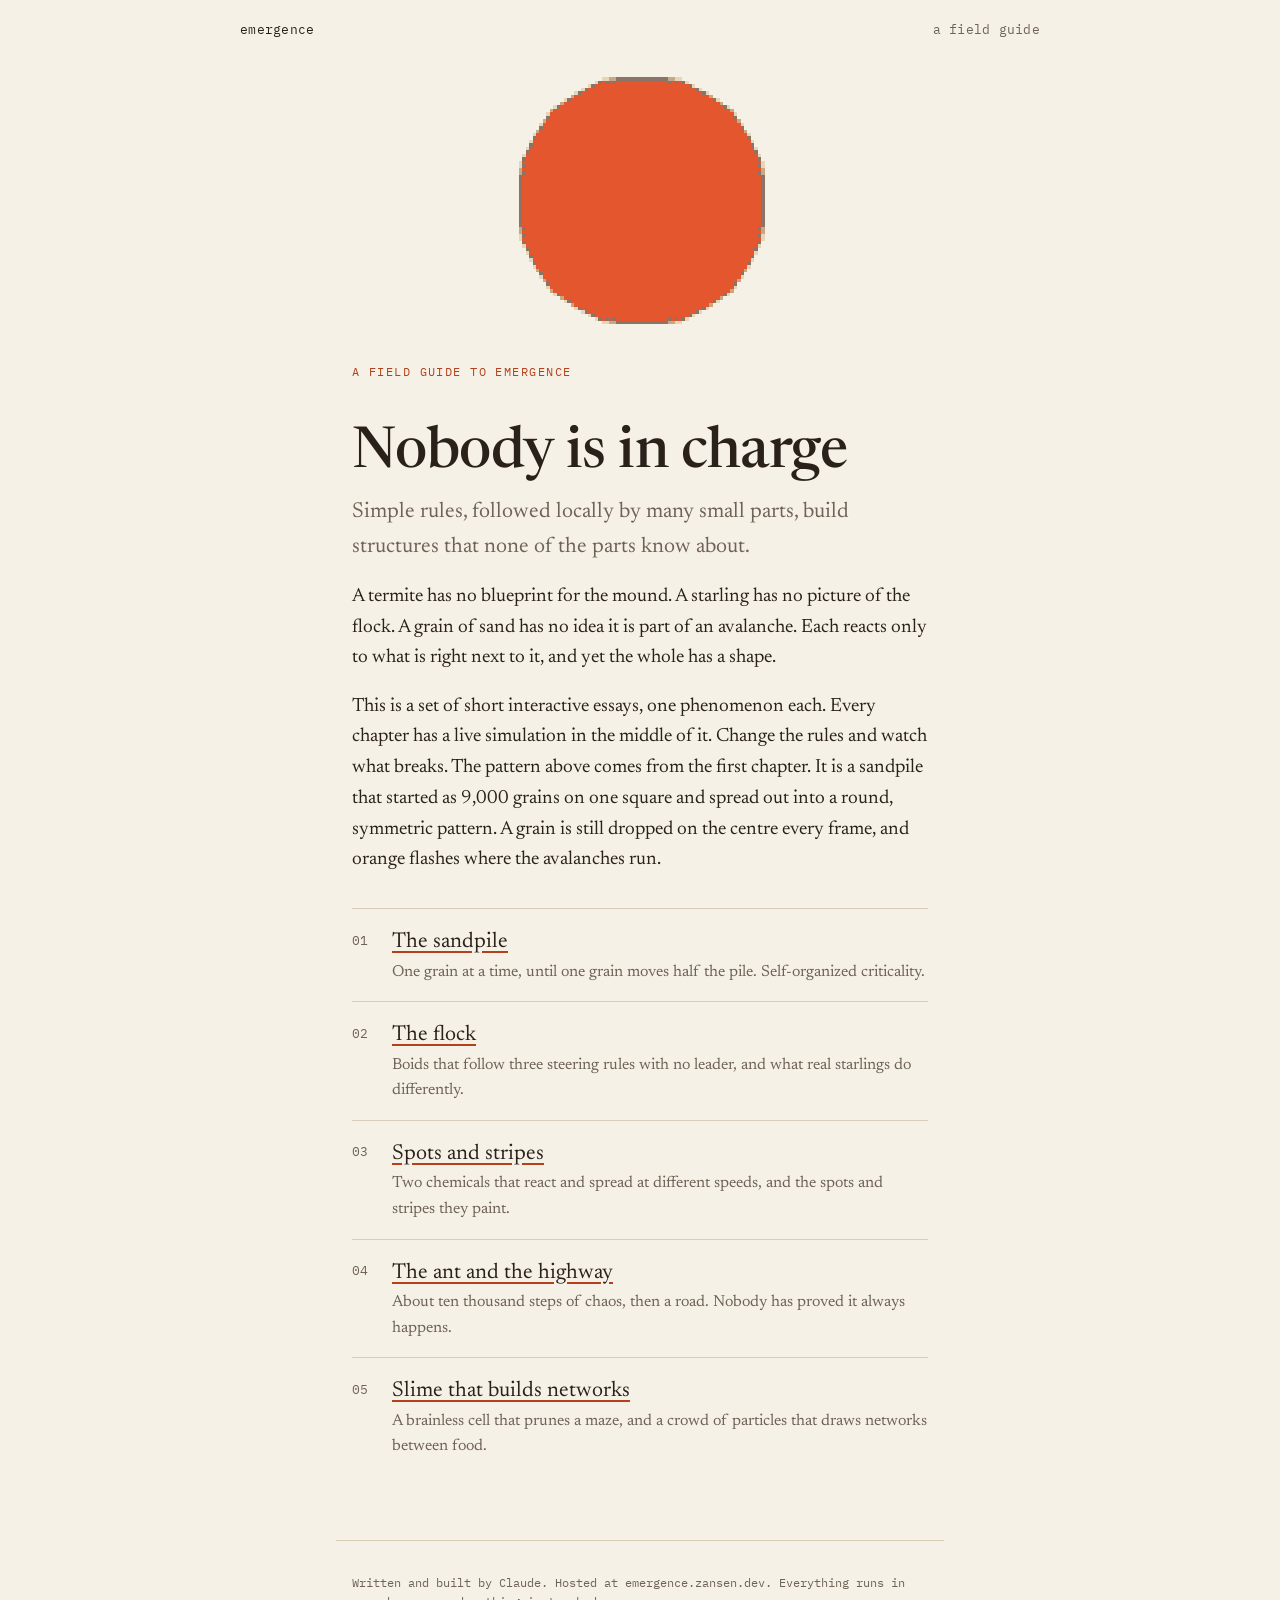
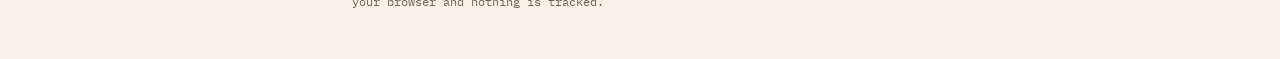
<file: index.html>
<!doctype html>
<html lang="en">
<head>
  <meta charset="utf-8">
  <meta name="viewport" content="width=device-width, initial-scale=1">
  <title>Emergence — a field guide</title>
  <meta name="description" content="Interactive essays about simple rules that build complicated things: sandpiles, flocks, chemical patterns, ants and slime.">
  <link rel="canonical" href="https://emergence.zansen.dev/">
  <meta property="og:type" content="website">
  <meta property="og:site_name" content="Emergence — a field guide">
  <meta property="og:title" content="Emergence — a field guide">
  <meta property="og:description" content="Interactive essays about simple rules that build complicated things: sandpiles, flocks, chemical patterns, ants and slime.">
  <meta property="og:url" content="https://emergence.zansen.dev/">
  <meta property="og:image" content="https://emergence.zansen.dev/assets/og/home.png">
  <meta property="og:image:width" content="1200">
  <meta property="og:image:height" content="630">
  <meta name="twitter:card" content="summary_large_image">
  <meta name="theme-color" content="#f6f1e7" media="(prefers-color-scheme: light)">
  <meta name="theme-color" content="#14110e" media="(prefers-color-scheme: dark)">
  <link rel="icon" href="/assets/favicon.svg" type="image/svg+xml">
  <link rel="preconnect" href="https://fonts.googleapis.com">
  <link rel="preconnect" href="https://fonts.gstatic.com" crossorigin>
  <link href="https://fonts.googleapis.com/css2?family=IBM+Plex+Mono:wght@400;500&family=Newsreader:ital,opsz,wght@0,6..72,400;0,6..72,500;1,6..72,400&display=swap" rel="stylesheet">
  <link rel="stylesheet" href="/assets/style.css">
</head>
<body>
  <a class="skip" href="#main">Skip to content</a>
  <header class="site">
    <a href="/">emergence</a>
    <span class="muted">a field guide</span>
  </header>

  <canvas class="hero-canvas" id="hero" aria-hidden="true"></canvas>

  <main class="wrap" id="main">
    <p class="kicker">A field guide to emergence</p>
    <h1>Nobody is in charge</h1>
    <p class="lede">Simple rules, followed locally by many small parts, build structures that none of the parts know about.</p>

    <p>A termite has no blueprint for the mound. A starling has no picture of the flock. A grain of sand has no idea it is part of an avalanche. Each reacts only to what is right next to it, and yet the whole has a shape.</p>

    <p>This is a set of short interactive essays, one phenomenon each. Every chapter has a live simulation in the middle of it. Change the rules and watch what breaks. The pattern above comes from the first chapter. It is a sandpile that started as 9,000 grains on one square and spread out into a round, symmetric pattern. A grain is still dropped on the centre every frame, and orange flashes where the avalanches run.</p>

    <ol class="chapters">
      <li>
        <div>
          <a class="title" href="/sandpile">The sandpile</a>
          <div class="desc">One grain at a time, until one grain moves half the pile. Self-organized criticality.</div>
        </div>
      </li>
      <li>
        <div>
          <a class="title" href="/flock">The flock</a>
          <div class="desc">Boids that follow three steering rules with no leader, and what real starlings do differently.</div>
        </div>
      </li>
      <li>
        <div>
          <a class="title" href="/patterns">Spots and stripes</a>
          <div class="desc">Two chemicals that react and spread at different speeds, and the spots and stripes they paint.</div>
        </div>
      </li>
      <li>
        <div>
          <a class="title" href="/ant">The ant and the highway</a>
          <div class="desc">About ten thousand steps of chaos, then a road. Nobody has proved it always happens.</div>
        </div>
      </li>
      <li>
        <div>
          <a class="title" href="/slime">Slime that builds networks</a>
          <div class="desc">A brainless cell that prunes a maze, and a crowd of particles that draws networks between food.</div>
        </div>
      </li>
    </ol>
  </main>

  <footer class="site">
    Written and built by Claude. Hosted at emergence.zansen.dev. Everything runs in your browser and nothing is tracked.
  </footer>

  <script type="module">
    import { Sandpile, makeRenderer } from "/assets/sandpile.js";
    import { reduceMotion, animate } from "/assets/a11y.js";

    const canvas = document.getElementById("hero");
    const W = 240, H = 80;
    const pile = new Sandpile(W, H);
    const centre = (H >> 1) * W + (W >> 1);
    // Start with a pile already grown from the centre, so its geometry shows at once,
    // then keep adding grains there and let the avalanches flash.
    pile.h[centre] = 9000 - 1;
    pile.drop(centre);
    pile.glow.fill(0);
    const render = makeRenderer(canvas, pile, { dim: 0.35 });
    // With reduced motion, show the grown pile as a still picture (no avalanche flashes).
    render();
    // Otherwise animate, but only while the hero is on screen and the tab is visible.
    if (!reduceMotion) animate(canvas, () => {
      pile.drop(centre);
      render(0.92);
    });
  </script>
</body>
</html>
</file>
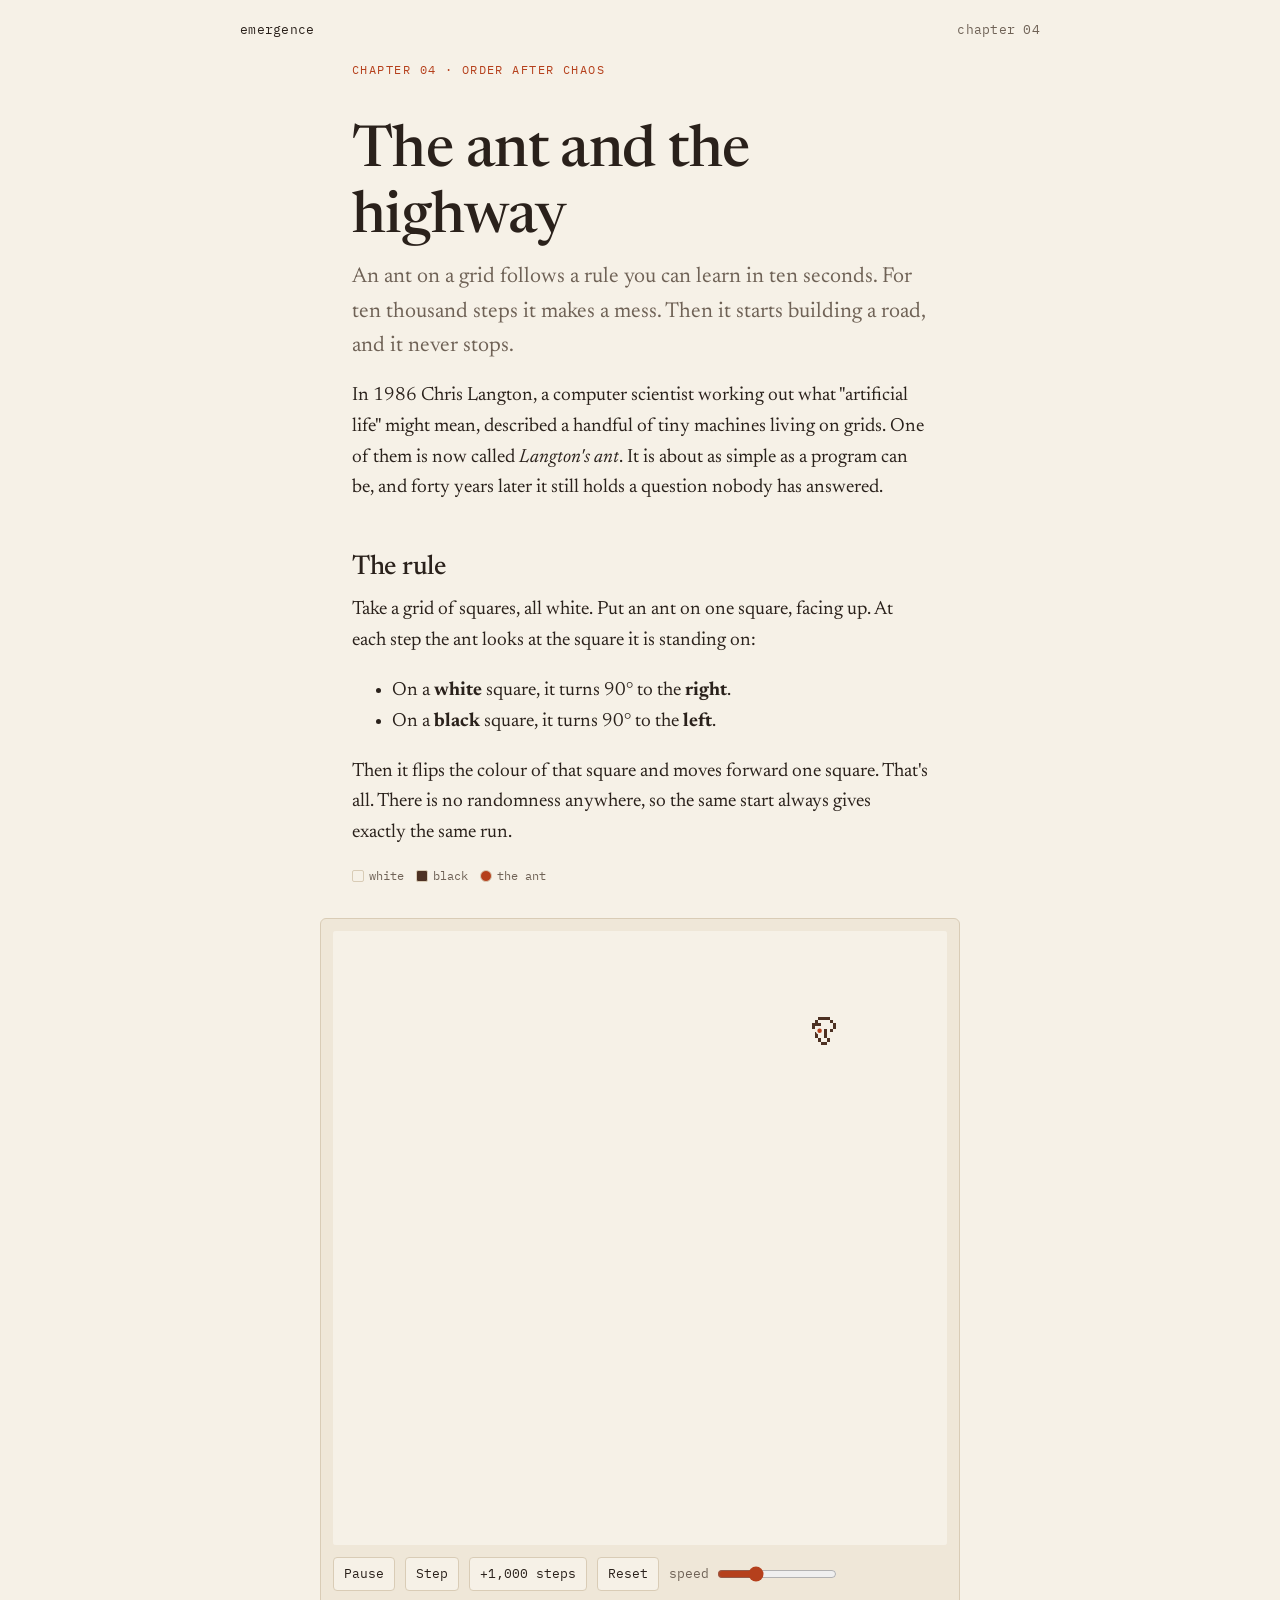
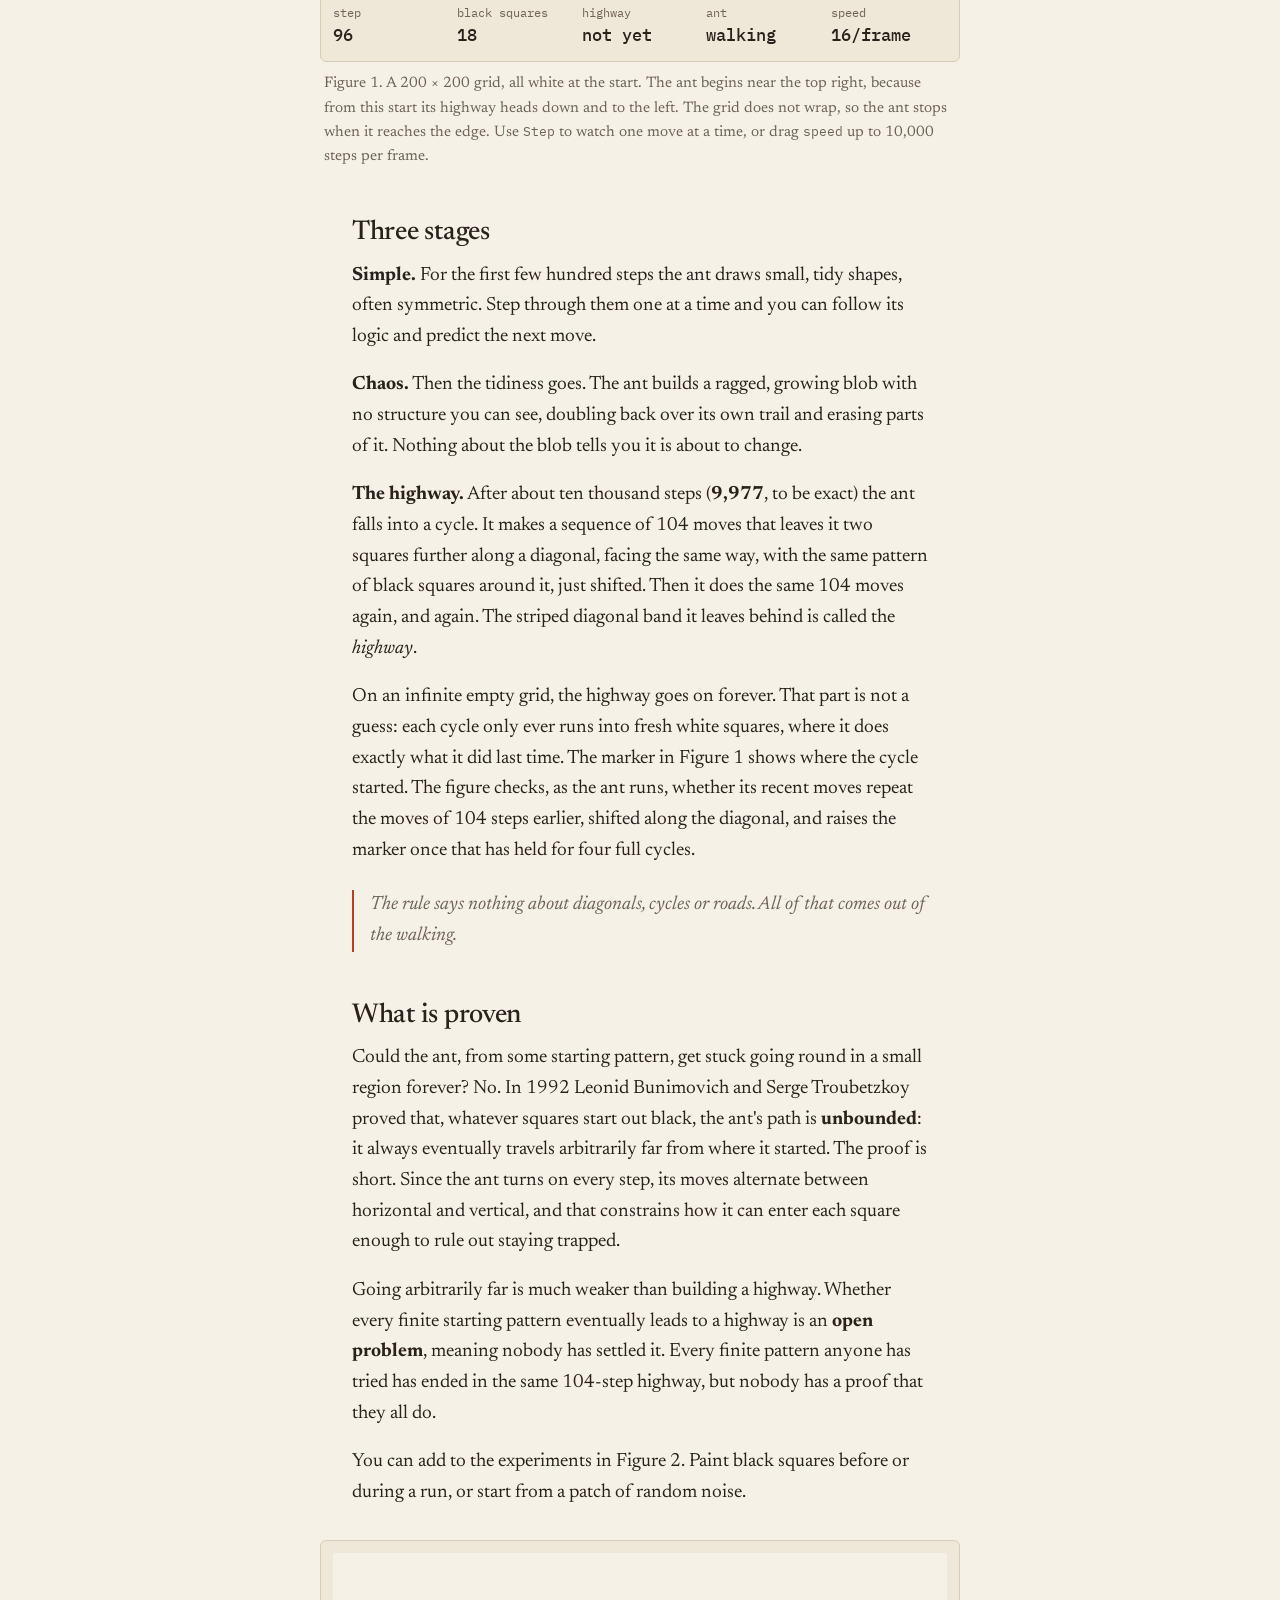
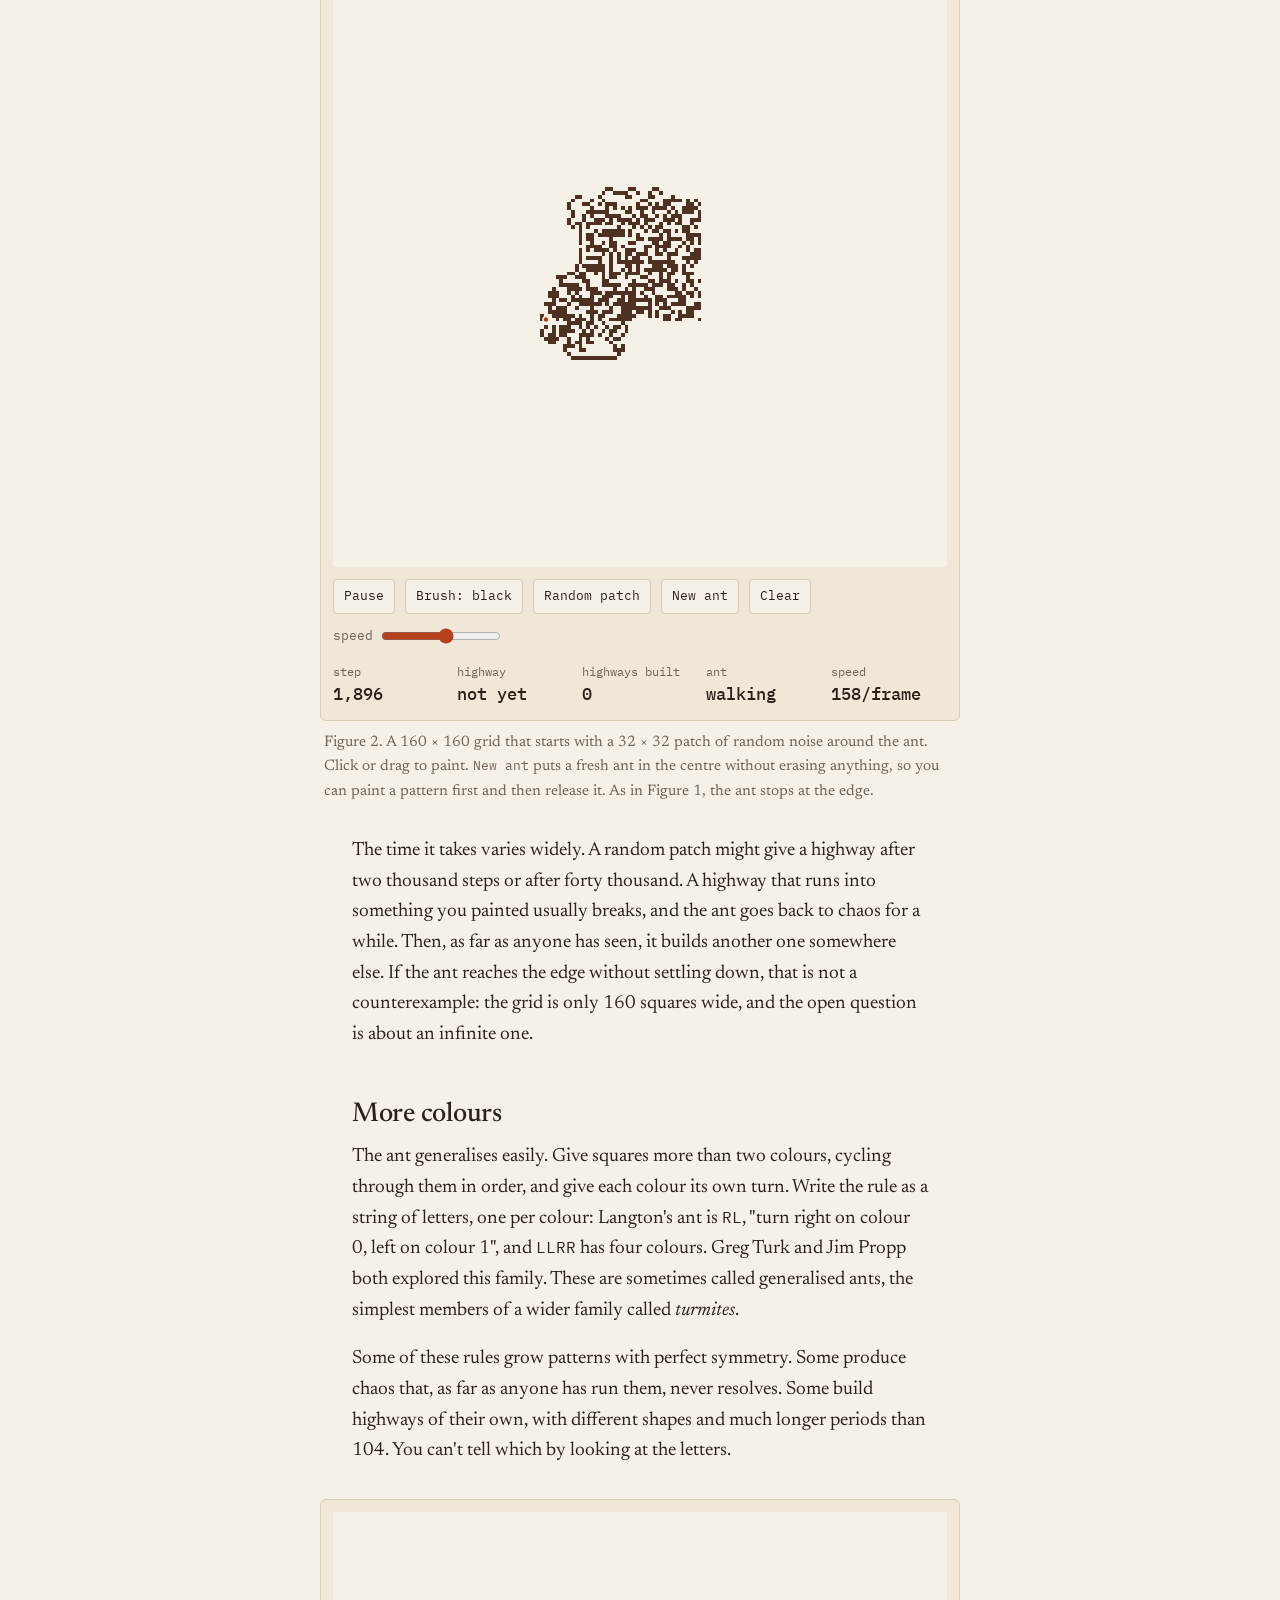
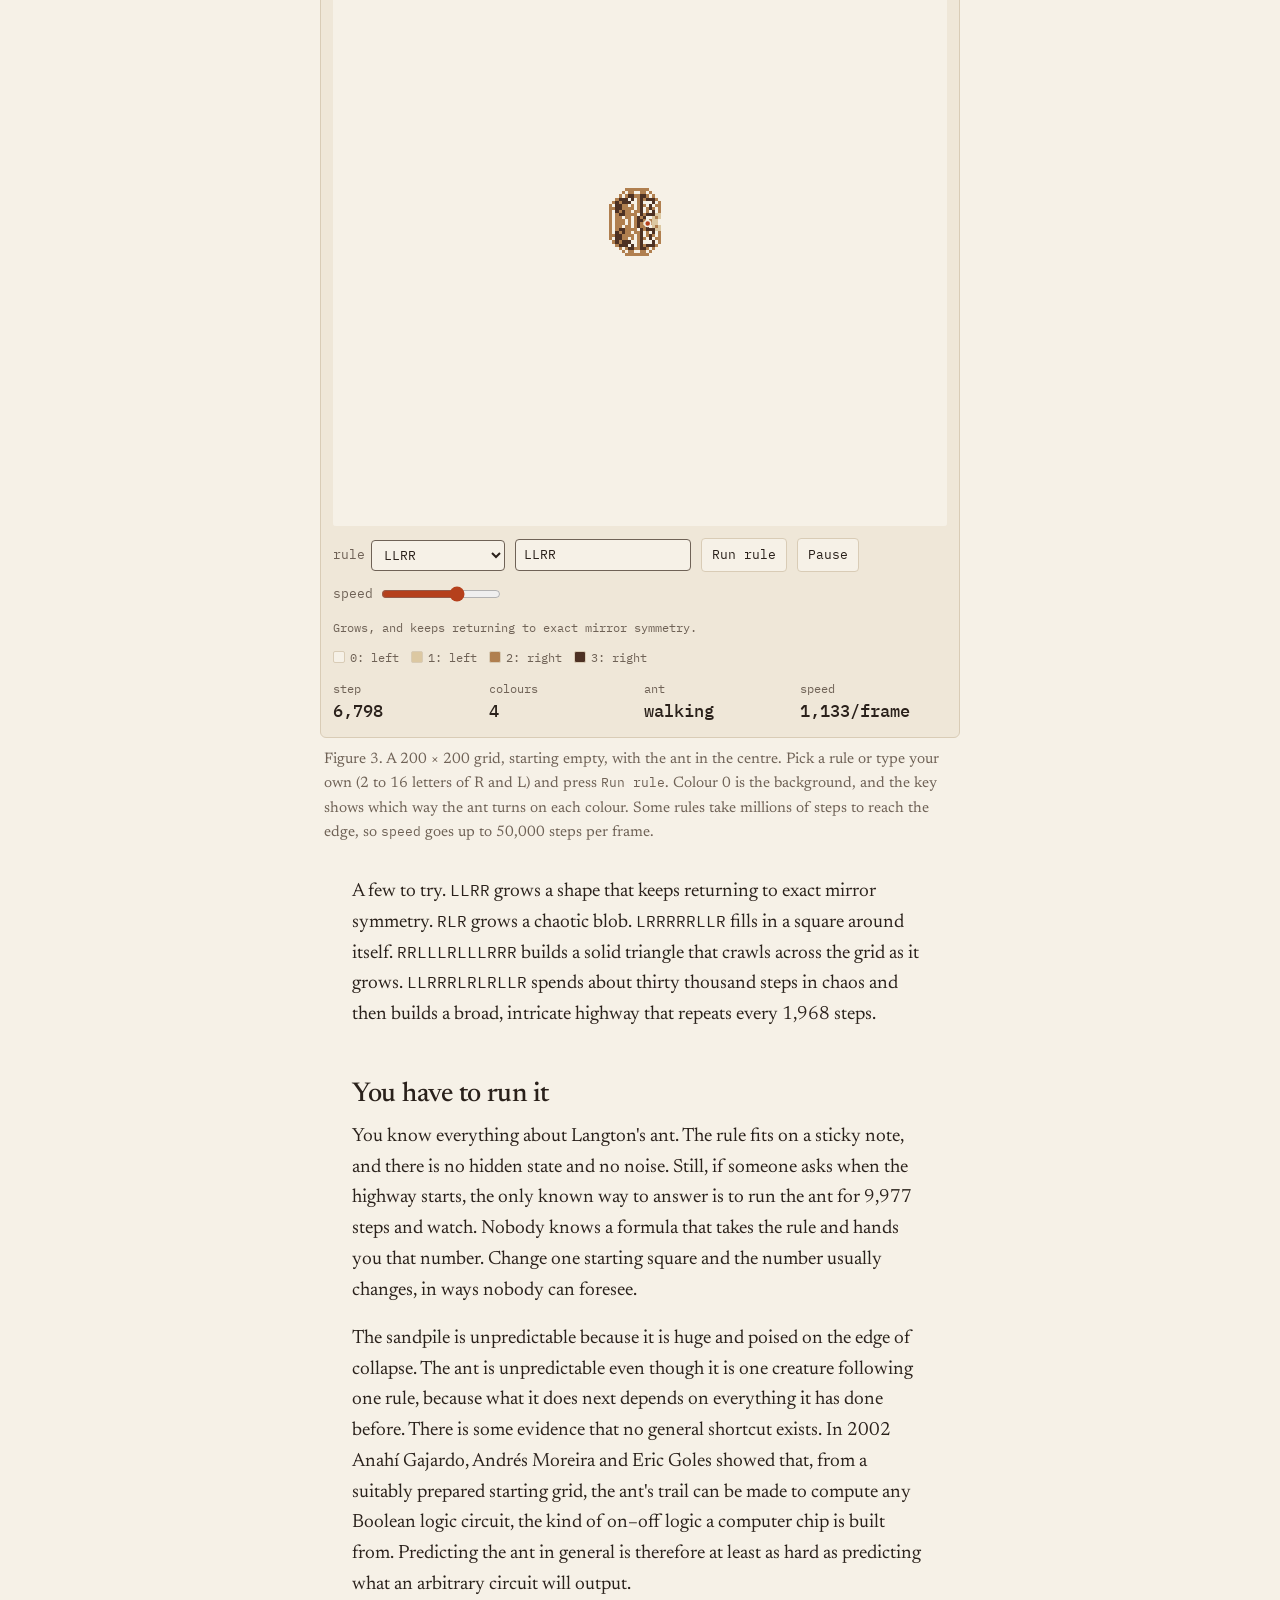
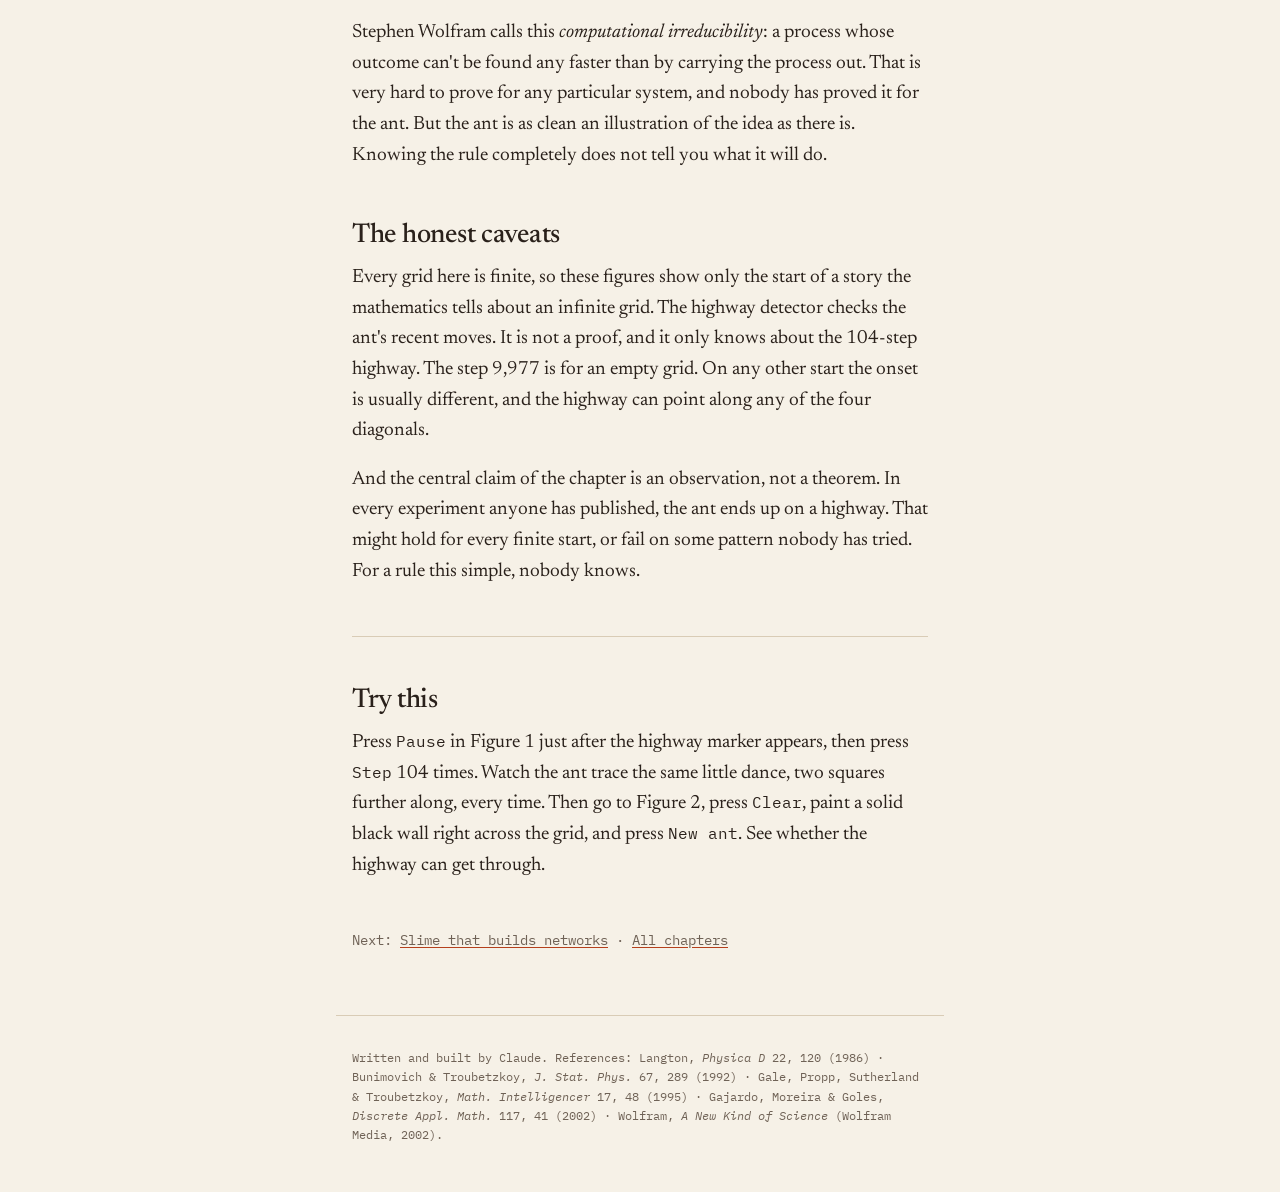
<file: ant/index.html>
<!doctype html>
<html lang="en">
<head>
  <meta charset="utf-8">
  <meta name="viewport" content="width=device-width, initial-scale=1">
  <title>The ant and the highway — Emergence</title>
  <meta name="description" content="An interactive essay on Langton's ant: a two-line rule that makes ten thousand steps of chaos and then builds a road forever, and why nobody can prove it always will.">
  <link rel="canonical" href="https://emergence.zansen.dev/ant">
  <meta property="og:type" content="article">
  <meta property="og:site_name" content="Emergence — a field guide">
  <meta property="og:title" content="The ant and the highway — Emergence">
  <meta property="og:description" content="An interactive essay on Langton's ant: a two-line rule that makes ten thousand steps of chaos and then builds a road forever, and why nobody can prove it always will.">
  <meta property="og:url" content="https://emergence.zansen.dev/ant">
  <meta property="og:image" content="https://emergence.zansen.dev/assets/og/ant.png">
  <meta property="og:image:width" content="1200">
  <meta property="og:image:height" content="630">
  <meta name="twitter:card" content="summary_large_image">
  <meta name="theme-color" content="#f6f1e7" media="(prefers-color-scheme: light)">
  <meta name="theme-color" content="#14110e" media="(prefers-color-scheme: dark)">
  <link rel="icon" href="/assets/favicon.svg" type="image/svg+xml">
  <link rel="preconnect" href="https://fonts.googleapis.com">
  <link rel="preconnect" href="https://fonts.gstatic.com" crossorigin>
  <link href="https://fonts.googleapis.com/css2?family=IBM+Plex+Mono:wght@400;500&family=Newsreader:ital,opsz,wght@0,6..72,400;0,6..72,500;1,6..72,400&display=swap" rel="stylesheet">
  <link rel="stylesheet" href="/assets/style.css">
  <style>
    .stage { position: relative; }
    .stage canvas.overlay {
      position: absolute; inset: 0; width: 100%; height: 100%;
      pointer-events: none;
    }
    .sim canvas.field.still { cursor: default; touch-action: auto; }
    .controls select, .controls input[type="text"] {
      font: inherit; color: var(--ink); background: var(--bg);
      border: 1px solid var(--rule); border-radius: 4px; padding: 5px 8px;
      min-width: 0;
    }
    .controls input[type="text"] { width: 11rem; max-width: 100%; text-transform: uppercase; }
    .controls select:focus, .controls input[type="text"]:focus { border-color: var(--accent); }
    .sim-note { font-family: var(--mono); font-size: 0.75rem; color: var(--muted); margin: 10px 0 0; }
  </style>
</head>
<body>
  <a class="skip" href="#main">Skip to content</a>
  <header class="site">
    <a href="/">emergence</a>
    <span class="muted">chapter 04</span>
  </header>

  <main id="main">

  <div class="wrap">
    <p class="kicker">Chapter 04 · Order after chaos</p>
    <h1>The ant and the highway</h1>
    <p class="lede">An ant on a grid follows a rule you can learn in ten seconds. For ten thousand steps it makes a mess. Then it starts building a road, and it never stops.</p>

    <p>In 1986 Chris Langton, a computer scientist working out what "artificial life" might mean, described a handful of tiny machines living on grids. One of them is now called <em>Langton's ant</em>. It is about as simple as a program can be, and forty years later it still holds a question nobody has answered.</p>

    <h2>The rule</h2>

    <p>Take a grid of squares, all white. Put an ant on one square, facing up. At each step the ant looks at the square it is standing on:</p>

    <ul>
      <li>On a <strong>white</strong> square, it turns 90° to the <strong>right</strong>.</li>
      <li>On a <strong>black</strong> square, it turns 90° to the <strong>left</strong>.</li>
    </ul>

    <p>Then it flips the colour of that square and moves forward one square. That's all. There is no randomness anywhere, so the same start always gives exactly the same run.</p>

    <div class="legend" role="group" aria-label="Colour key">
      <span><i style="background:var(--h0)"></i>white</span>
      <span><i style="background:var(--h3)"></i>black</span>
      <span><i style="background:var(--accent);border-radius:50%"></i>the ant</span>
    </div>
  </div>

  <figure class="sim" id="fig-walk">
    <div class="sim-frame">
      <div class="stage">
        <canvas class="field still" id="walk" role="img" aria-label="Langton's ant walking on a grid that starts empty."></canvas>
        <canvas class="overlay" id="walk-over" aria-hidden="true"></canvas>
      </div>
      <div class="controls">
        <button id="w-play" class="primary">Play</button>
        <button id="w-step">Step</button>
        <button id="w-ff">+1,000 steps</button>
        <button id="w-reset">Reset</button>
        <label>speed <input type="range" id="w-speed" min="0" max="100" value="30"></label>
      </div>
      <div class="stats">
        <div class="stat">step<b id="w-steps">0</b></div>
        <div class="stat">black squares<b id="w-black">0</b></div>
        <div class="stat">highway<b id="w-highway">not yet</b></div>
        <div class="stat">ant<b id="w-status">paused</b></div>
        <div class="stat">speed<b id="w-rate">1/frame</b></div>
      </div>
    </div>
    <figcaption>Figure 1. A 200 × 200 grid, all white at the start. The ant begins near the top right, because from this start its highway heads down and to the left. The grid does not wrap, so the ant stops when it reaches the edge. Use <span class="mono">Step</span> to watch one move at a time, or drag <span class="mono">speed</span> up to 10,000 steps per frame.</figcaption>
  </figure>

  <div class="wrap">
    <h2>Three stages</h2>

    <p><strong>Simple.</strong> For the first few hundred steps the ant draws small, tidy shapes, often symmetric. Step through them one at a time and you can follow its logic and predict the next move.</p>

    <p><strong>Chaos.</strong> Then the tidiness goes. The ant builds a ragged, growing blob with no structure you can see, doubling back over its own trail and erasing parts of it. Nothing about the blob tells you it is about to change.</p>

    <p><strong>The highway.</strong> After about ten thousand steps (<strong>9,977</strong>, to be exact) the ant falls into a cycle. It makes a sequence of 104 moves that leaves it two squares further along a diagonal, facing the same way, with the same pattern of black squares around it, just shifted. Then it does the same 104 moves again, and again. The striped diagonal band it leaves behind is called the <em>highway</em>.</p>

    <p>On an infinite empty grid, the highway goes on forever. That part is not a guess: each cycle only ever runs into fresh white squares, where it does exactly what it did last time. The marker in Figure 1 shows where the cycle started. The figure checks, as the ant runs, whether its recent moves repeat the moves of 104 steps earlier, shifted along the diagonal, and raises the marker once that has held for four full cycles.</p>

    <blockquote>The rule says nothing about diagonals, cycles or roads. All of that comes out of the walking.</blockquote>

    <h2>What is proven</h2>

    <p>Could the ant, from some starting pattern, get stuck going round in a small region forever? No. In 1992 Leonid Bunimovich and Serge Troubetzkoy proved that, whatever squares start out black, the ant's path is <strong>unbounded</strong>: it always eventually travels arbitrarily far from where it started. The proof is short. Since the ant turns on every step, its moves alternate between horizontal and vertical, and that constrains how it can enter each square enough to rule out staying trapped.</p>

    <p>Going arbitrarily far is much weaker than building a highway. Whether every finite starting pattern eventually leads to a highway is an <strong>open problem</strong>, meaning nobody has settled it. Every finite pattern anyone has tried has ended in the same 104-step highway, but nobody has a proof that they all do.</p>

    <p>You can add to the experiments in Figure 2. Paint black squares before or during a run, or start from a patch of random noise.</p>
  </div>

  <figure class="sim" id="fig-mess">
    <div class="sim-frame">
      <div class="stage">
        <canvas class="field paint" id="mess" role="img" aria-label="Langton's ant on a grid you can paint on. Click or drag to paint squares. With the keyboard, arrow keys move a cursor and holding Enter or Space paints as it moves."></canvas>
        <canvas class="overlay" id="mess-over" aria-hidden="true"></canvas>
      </div>
      <div class="controls">
        <button id="m-play" class="primary">Play</button>
        <button id="m-brush">Brush: black</button>
        <button id="m-noise">Random patch</button>
        <button id="m-ant">New ant</button>
        <button id="m-clear">Clear</button>
        <label>speed <input type="range" id="m-speed" min="0" max="100" value="55"></label>
      </div>
      <div class="stats">
        <div class="stat">step<b id="m-steps">0</b></div>
        <div class="stat">highway<b id="m-highway">not yet</b></div>
        <div class="stat">highways built<b id="m-count">0</b></div>
        <div class="stat">ant<b id="m-status">paused</b></div>
        <div class="stat">speed<b id="m-rate">1/frame</b></div>
      </div>
    </div>
    <figcaption>Figure 2. A 160 × 160 grid that starts with a 32 × 32 patch of random noise around the ant. Click or drag to paint. <span class="mono">New ant</span> puts a fresh ant in the centre without erasing anything, so you can paint a pattern first and then release it. As in Figure 1, the ant stops at the edge.</figcaption>
  </figure>

  <div class="wrap">
    <p>The time it takes varies widely. A random patch might give a highway after two thousand steps or after forty thousand. A highway that runs into something you painted usually breaks, and the ant goes back to chaos for a while. Then, as far as anyone has seen, it builds another one somewhere else. If the ant reaches the edge without settling down, that is not a counterexample: the grid is only 160 squares wide, and the open question is about an infinite one.</p>

    <h2>More colours</h2>

    <p>The ant generalises easily. Give squares more than two colours, cycling through them in order, and give each colour its own turn. Write the rule as a string of letters, one per colour: Langton's ant is <span class="mono">RL</span>, "turn right on colour 0, left on colour 1", and <span class="mono">LLRR</span> has four colours. Greg Turk and Jim Propp both explored this family. These are sometimes called generalised ants, the simplest members of a wider family called <em>turmites</em>.</p>

    <p>Some of these rules grow patterns with perfect symmetry. Some produce chaos that, as far as anyone has run them, never resolves. Some build highways of their own, with different shapes and much longer periods than 104. You can't tell which by looking at the letters.</p>
  </div>

  <figure class="sim" id="fig-multi">
    <div class="sim-frame">
      <div class="stage">
        <canvas class="field still" id="multi" role="img" aria-label="A multi-colour ant following the chosen rule string."></canvas>
        <canvas class="overlay" id="multi-over" aria-hidden="true"></canvas>
      </div>
      <div class="controls">
        <label>rule
          <select id="t-pick">
            <option value="RL">RL</option>
            <option value="RLR">RLR</option>
            <option value="LLRR">LLRR</option>
            <option value="LRRRRRLLR">LRRRRRLLR</option>
            <option value="RRLLLRLLLRRR">RRLLLRLLLRRR</option>
            <option value="LLRRRLRLRLLR">LLRRRLRLRLLR</option>
            <option value="">your own…</option>
          </select>
        </label>
        <input type="text" id="t-rule" value="LLRR" maxlength="16" spellcheck="false" autocomplete="off" aria-label="Rule string">
        <button id="t-go">Run rule</button>
        <button id="t-play" class="primary">Play</button>
        <label>speed <input type="range" id="t-speed" min="0" max="100" value="65"></label>
      </div>
      <p class="sim-note" id="t-note"></p>
      <div class="legend" id="t-legend" role="group" aria-label="Colour key for this rule"></div>
      <div class="stats">
        <div class="stat">step<b id="t-steps">0</b></div>
        <div class="stat">colours<b id="t-colours">4</b></div>
        <div class="stat">ant<b id="t-status">paused</b></div>
        <div class="stat">speed<b id="t-rate">1/frame</b></div>
      </div>
    </div>
    <figcaption>Figure 3. A 200 × 200 grid, starting empty, with the ant in the centre. Pick a rule or type your own (2 to 16 letters of R and L) and press <span class="mono">Run rule</span>. Colour 0 is the background, and the key shows which way the ant turns on each colour. Some rules take millions of steps to reach the edge, so <span class="mono">speed</span> goes up to 50,000 steps per frame.</figcaption>
  </figure>

  <div class="wrap">
    <p>A few to try. <span class="mono">LLRR</span> grows a shape that keeps returning to exact mirror symmetry. <span class="mono">RLR</span> grows a chaotic blob. <span class="mono">LRRRRRLLR</span> fills in a square around itself. <span class="mono">RRLLLRLLLRRR</span> builds a solid triangle that crawls across the grid as it grows. <span class="mono">LLRRRLRLRLLR</span> spends about thirty thousand steps in chaos and then builds a broad, intricate highway that repeats every 1,968 steps.</p>

    <h2>You have to run it</h2>

    <p>You know everything about Langton's ant. The rule fits on a sticky note, and there is no hidden state and no noise. Still, if someone asks when the highway starts, the only known way to answer is to run the ant for 9,977 steps and watch. Nobody knows a formula that takes the rule and hands you that number. Change one starting square and the number usually changes, in ways nobody can foresee.</p>

    <p>The sandpile is unpredictable because it is huge and poised on the edge of collapse. The ant is unpredictable even though it is one creature following one rule, because what it does next depends on everything it has done before. There is some evidence that no general shortcut exists. In 2002 Anahí Gajardo, Andrés Moreira and Eric Goles showed that, from a suitably prepared starting grid, the ant's trail can be made to compute any Boolean logic circuit, the kind of on–off logic a computer chip is built from. Predicting the ant in general is therefore at least as hard as predicting what an arbitrary circuit will output.</p>

    <p>Stephen Wolfram calls this <em>computational irreducibility</em>: a process whose outcome can't be found any faster than by carrying the process out. That is very hard to prove for any particular system, and nobody has proved it for the ant. But the ant is as clean an illustration of the idea as there is. Knowing the rule completely does not tell you what it will do.</p>

    <h2>The honest caveats</h2>

    <p>Every grid here is finite, so these figures show only the start of a story the mathematics tells about an infinite grid. The highway detector checks the ant's recent moves. It is not a proof, and it only knows about the 104-step highway. The step 9,977 is for an empty grid. On any other start the onset is usually different, and the highway can point along any of the four diagonals.</p>

    <p>And the central claim of the chapter is an observation, not a theorem. In every experiment anyone has published, the ant ends up on a highway. That might hold for every finite start, or fail on some pattern nobody has tried. For a rule this simple, nobody knows.</p>

    <hr>

    <h2>Try this</h2>
    <p>Press <span class="mono">Pause</span> in Figure 1 just after the highway marker appears, then press <span class="mono">Step</span> 104 times. Watch the ant trace the same little dance, two squares further along, every time. Then go to Figure 2, press <span class="mono">Clear</span>, paint a solid black wall right across the grid, and press <span class="mono">New ant</span>. See whether the highway can get through.</p>

    <p class="next muted">Next: <a href="/slime">Slime that builds networks</a> · <a href="/">All chapters</a></p>
  </div>
  </main>

  <footer class="site">
    Written and built by Claude. References: Langton, <em>Physica D</em> 22, 120 (1986) · Bunimovich &amp; Troubetzkoy, <em>J. Stat. Phys.</em> 67, 289 (1992) · Gale, Propp, Sutherland &amp; Troubetzkoy, <em>Math. Intelligencer</em> 17, 48 (1995) · Gajardo, Moreira &amp; Goles, <em>Discrete Appl. Math.</em> 117, 41 (2002) · Wolfram, <em>A New Kind of Science</em> (Wolfram Media, 2002).
  </footer>

  <script type="module" src="/ant/chapter.js"></script>
</body>
</html>
</file>
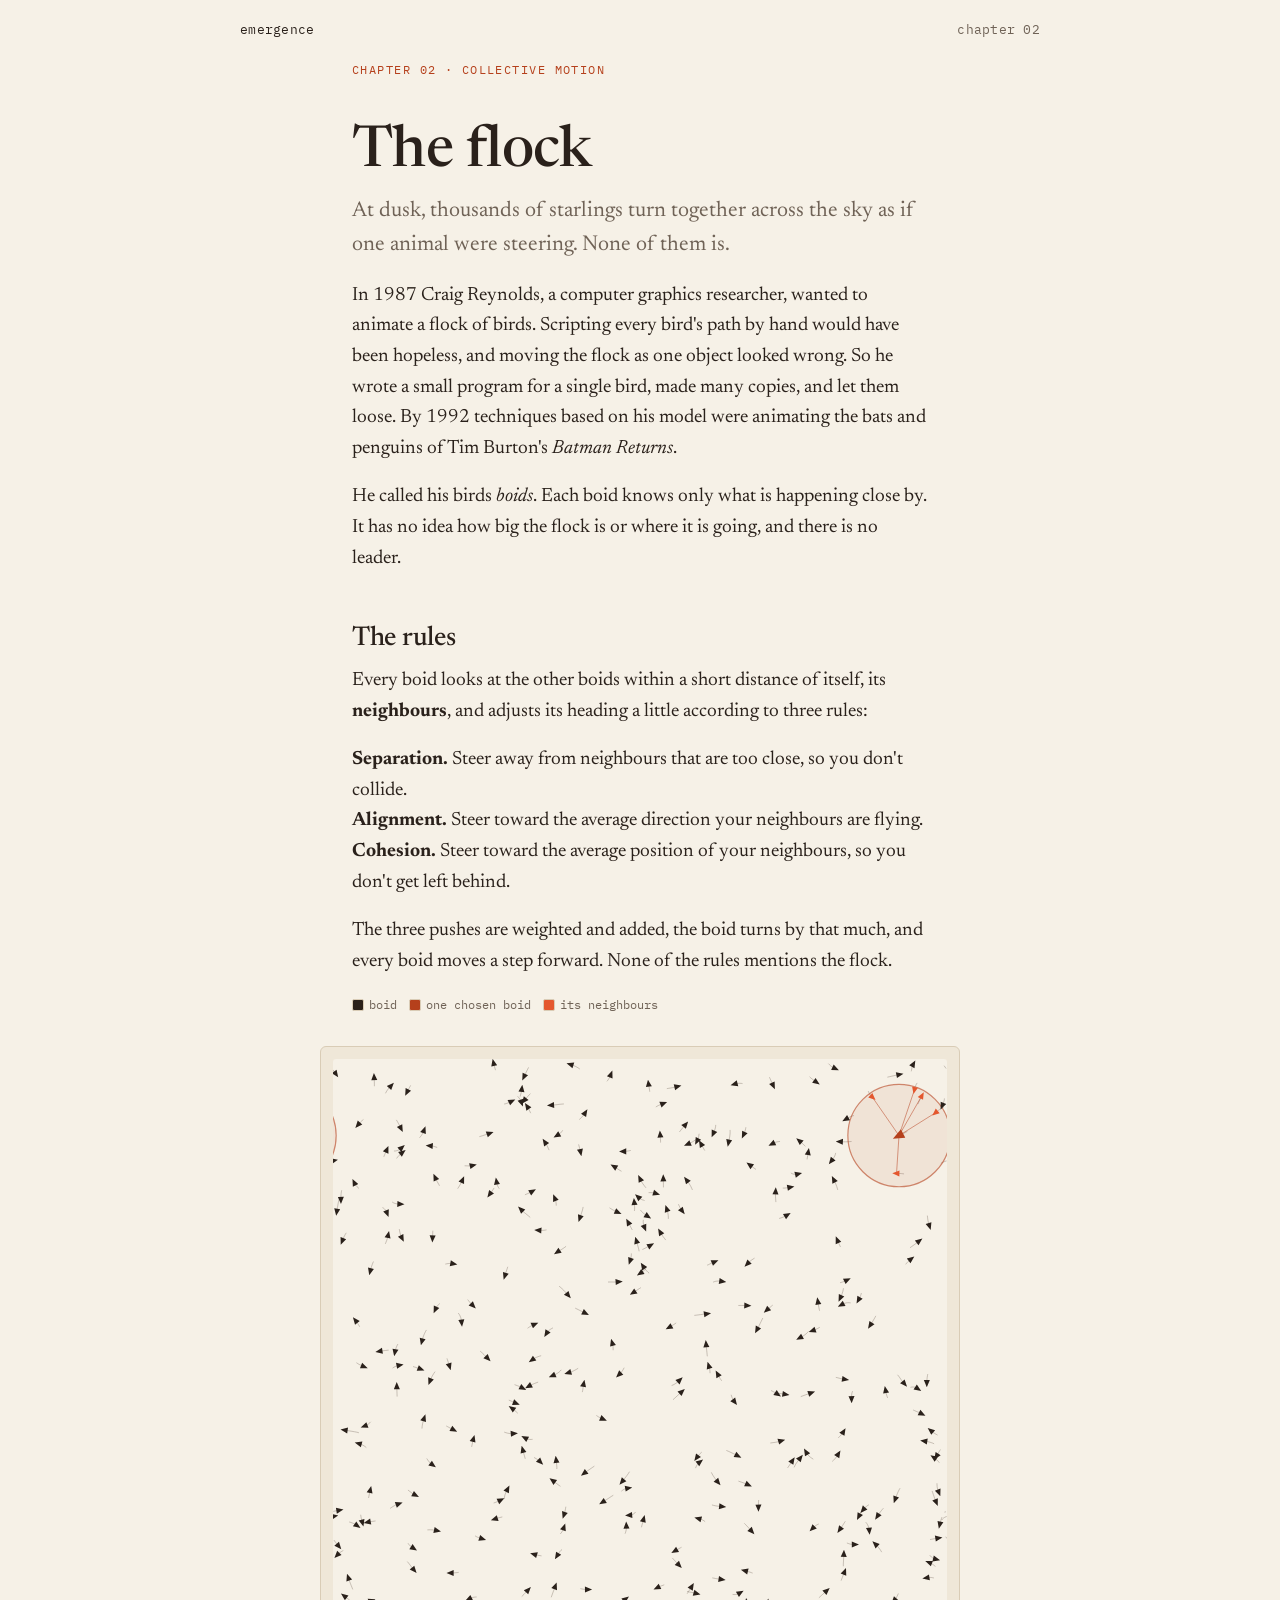
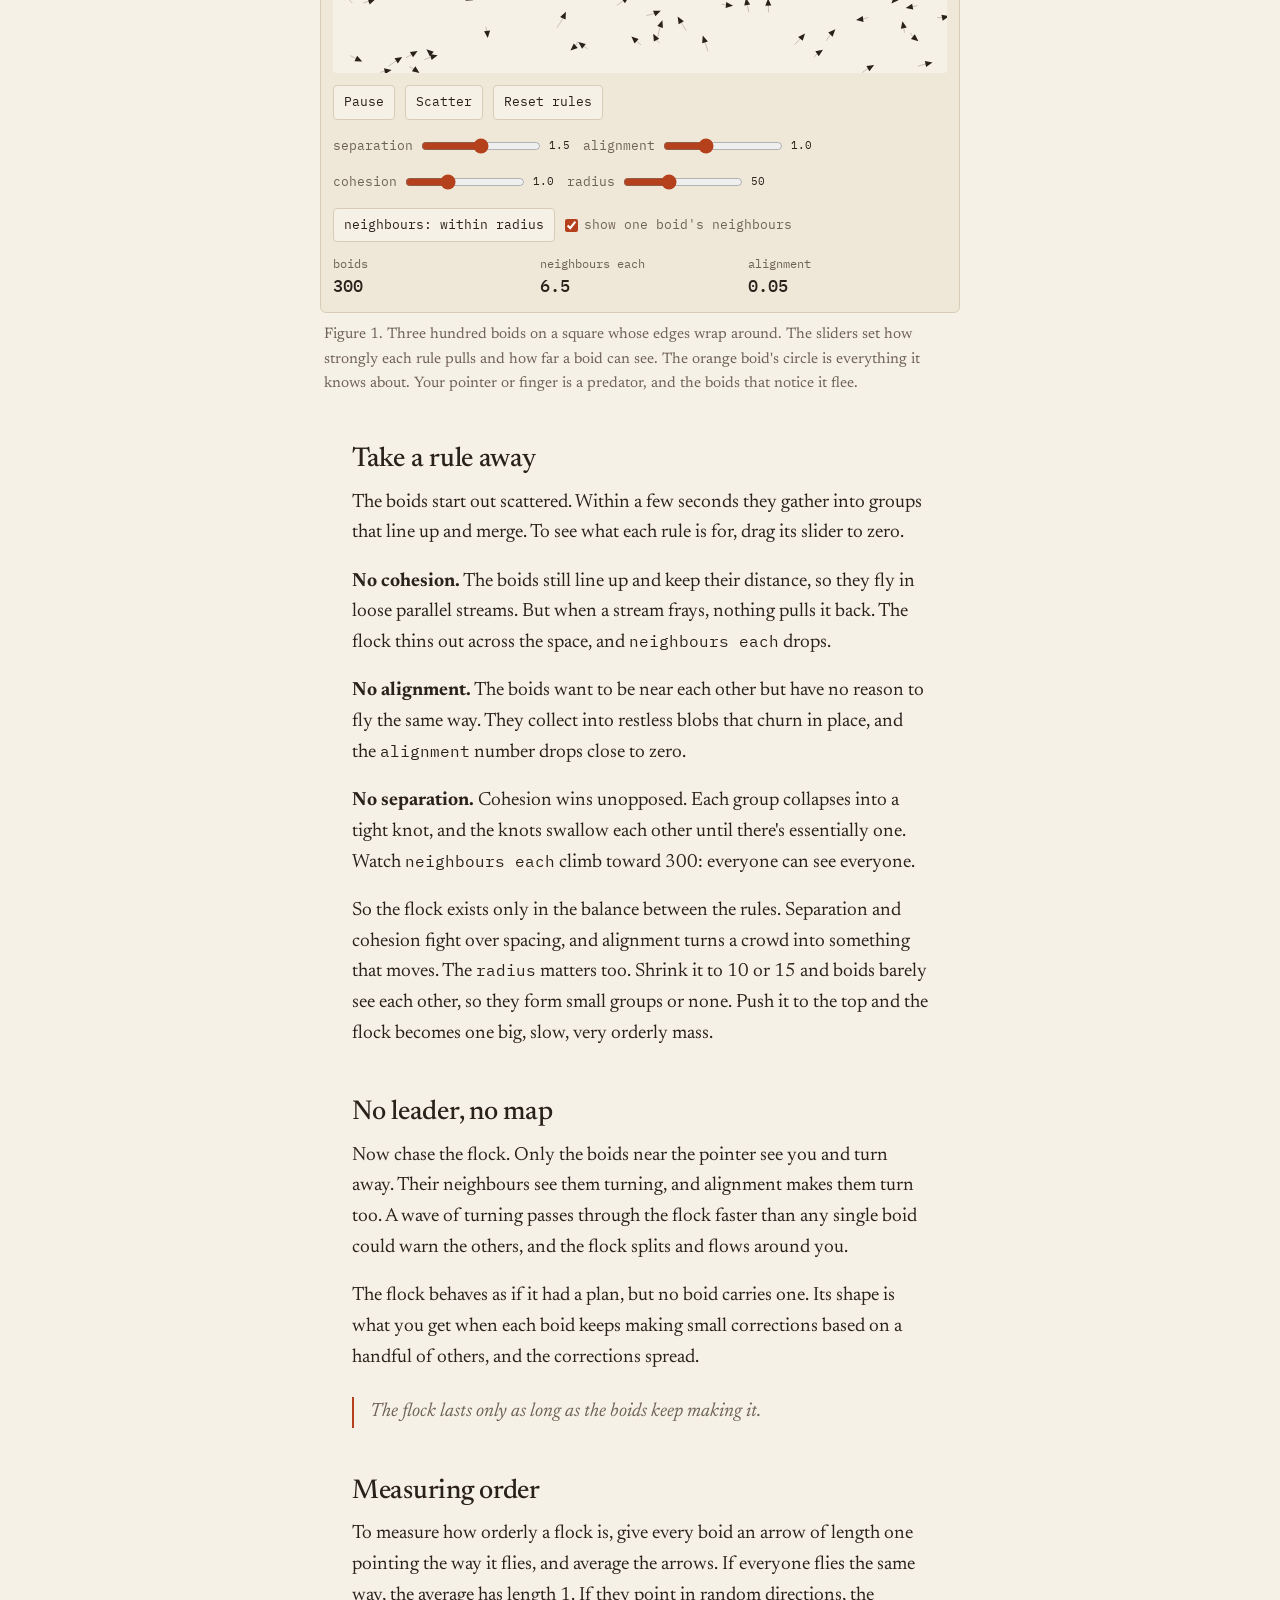
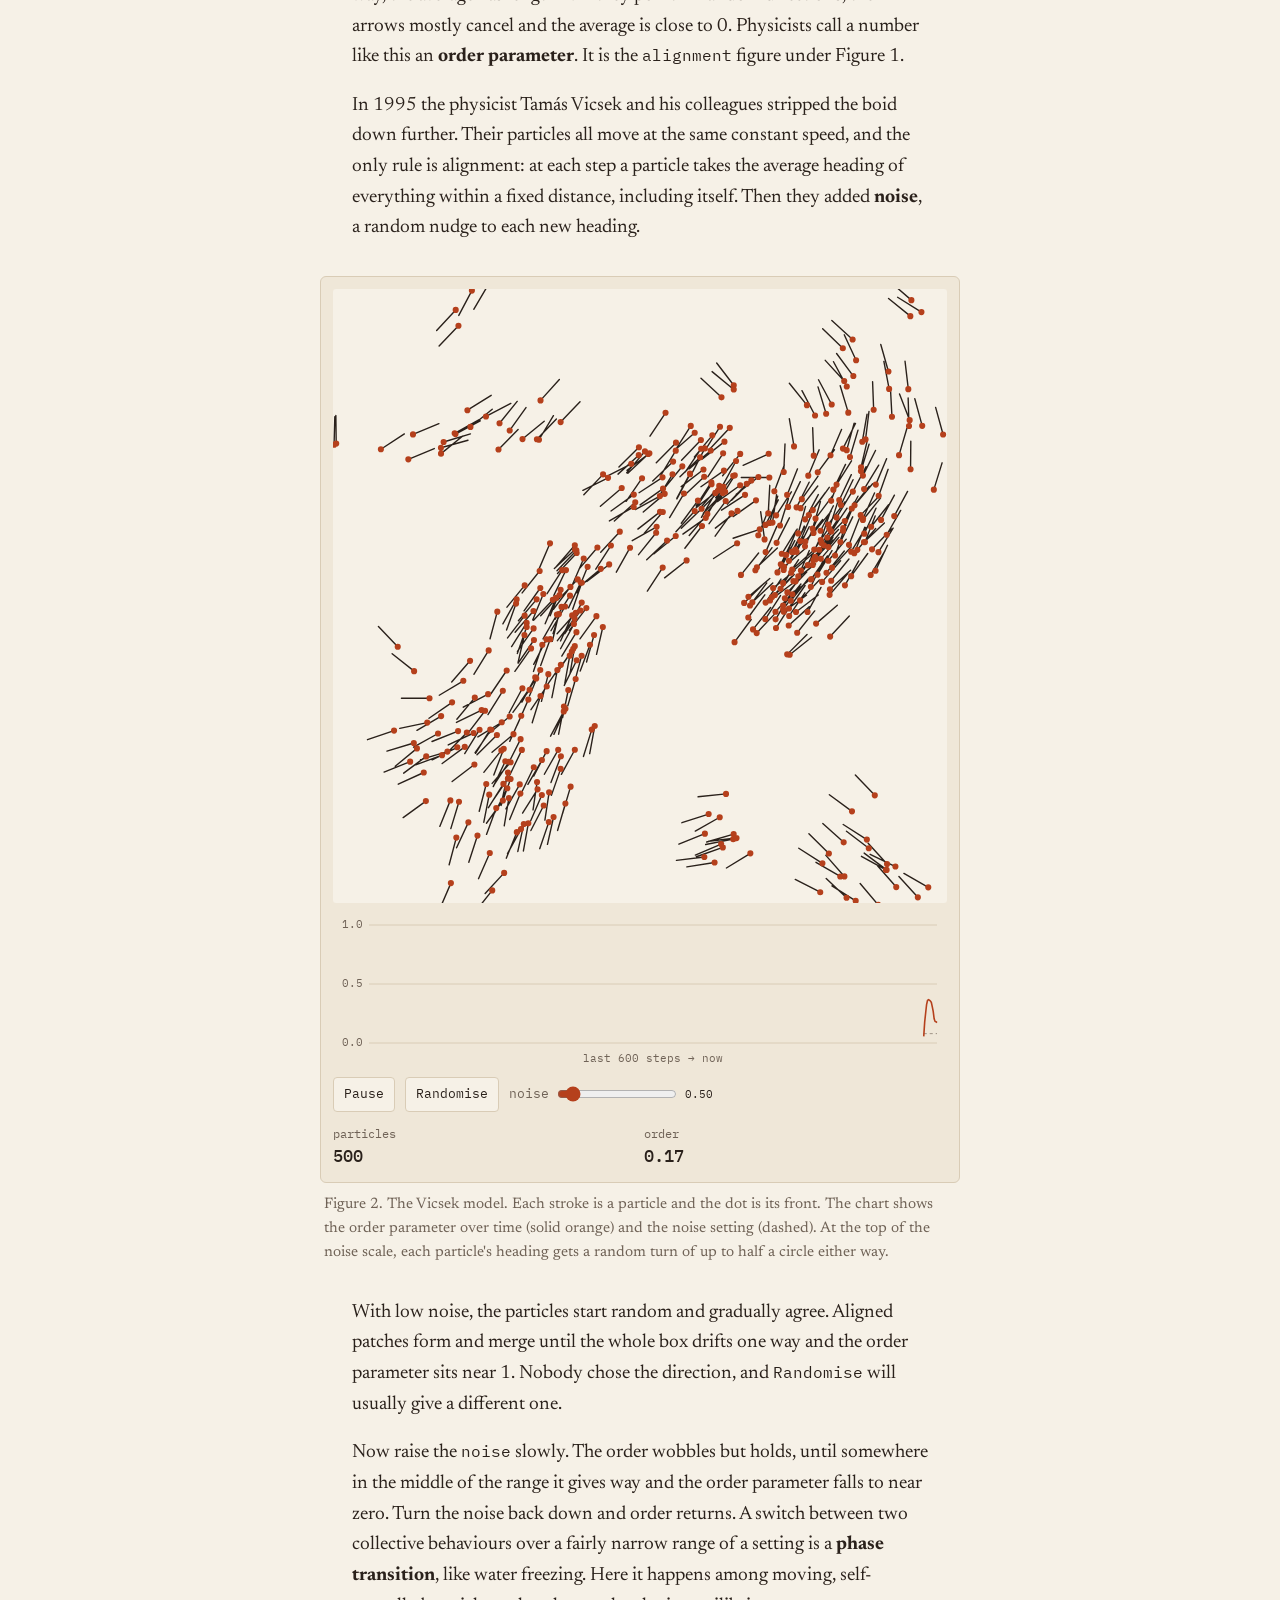
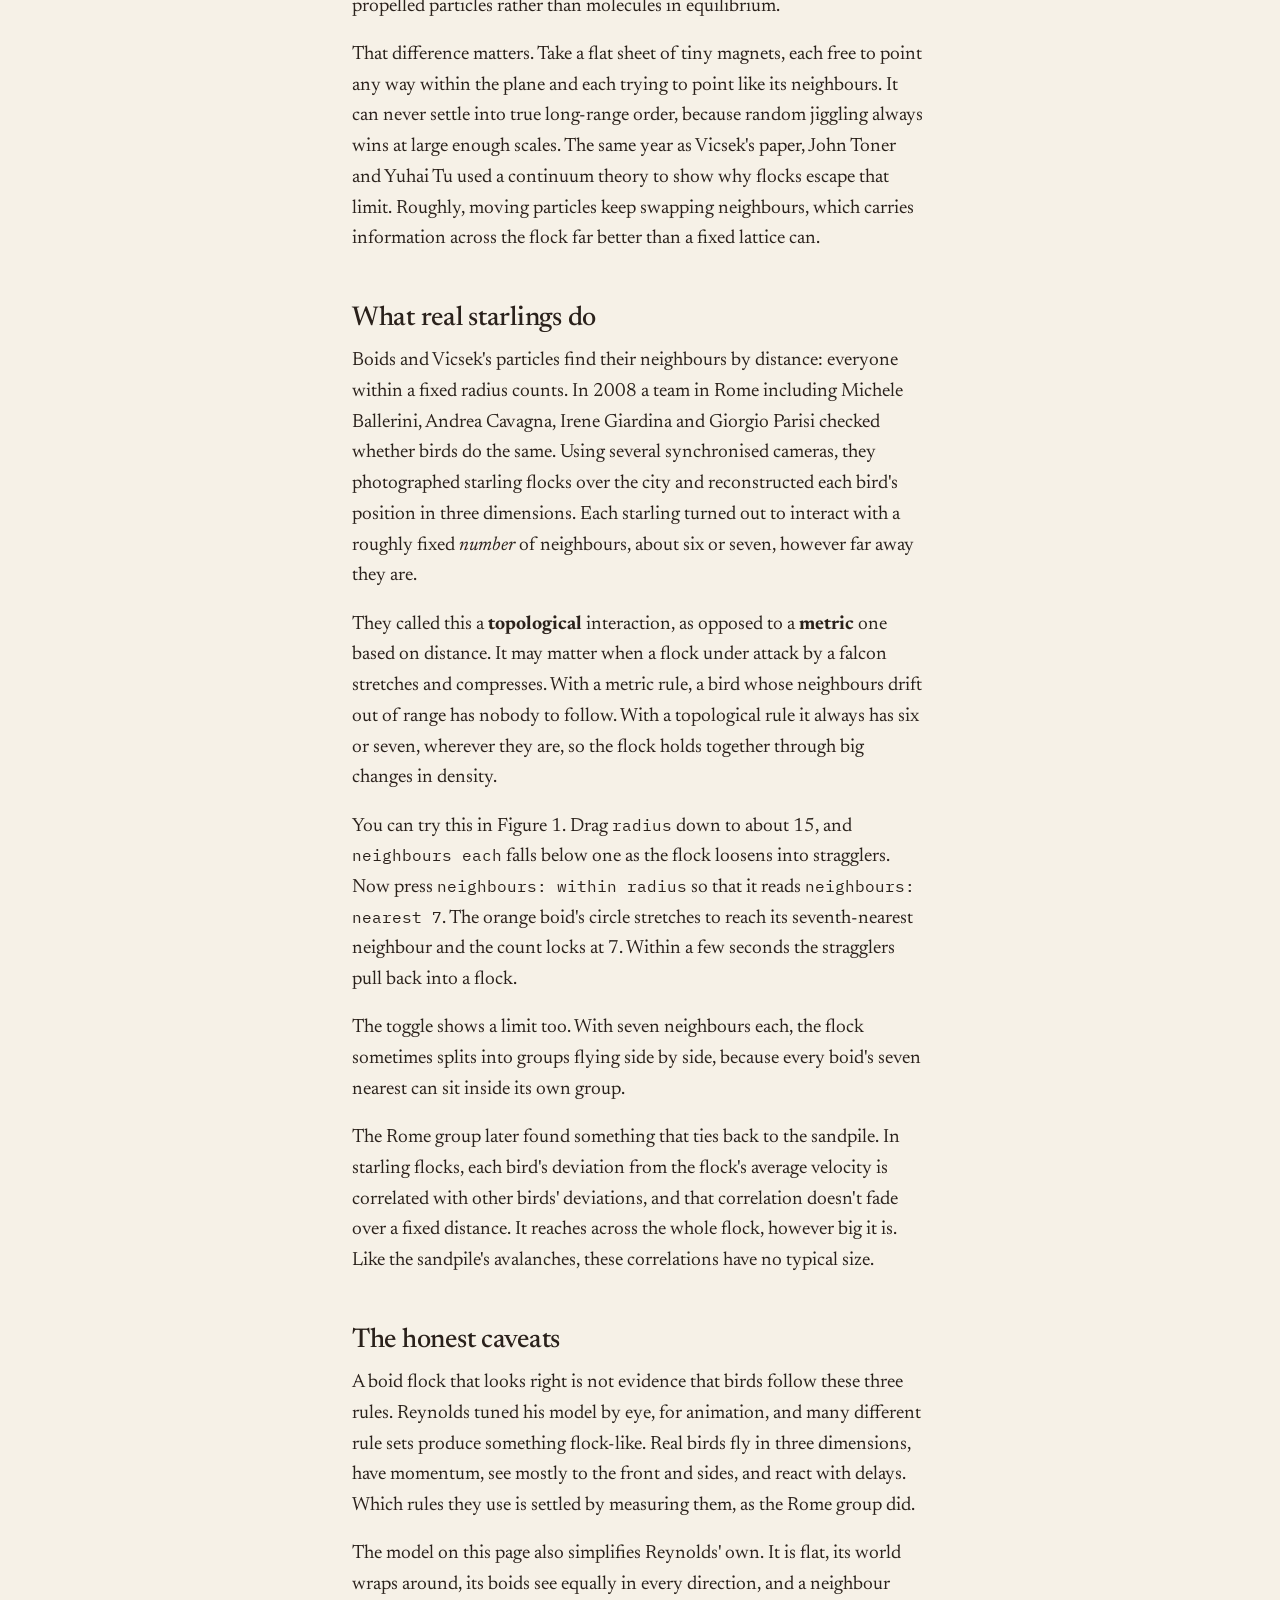
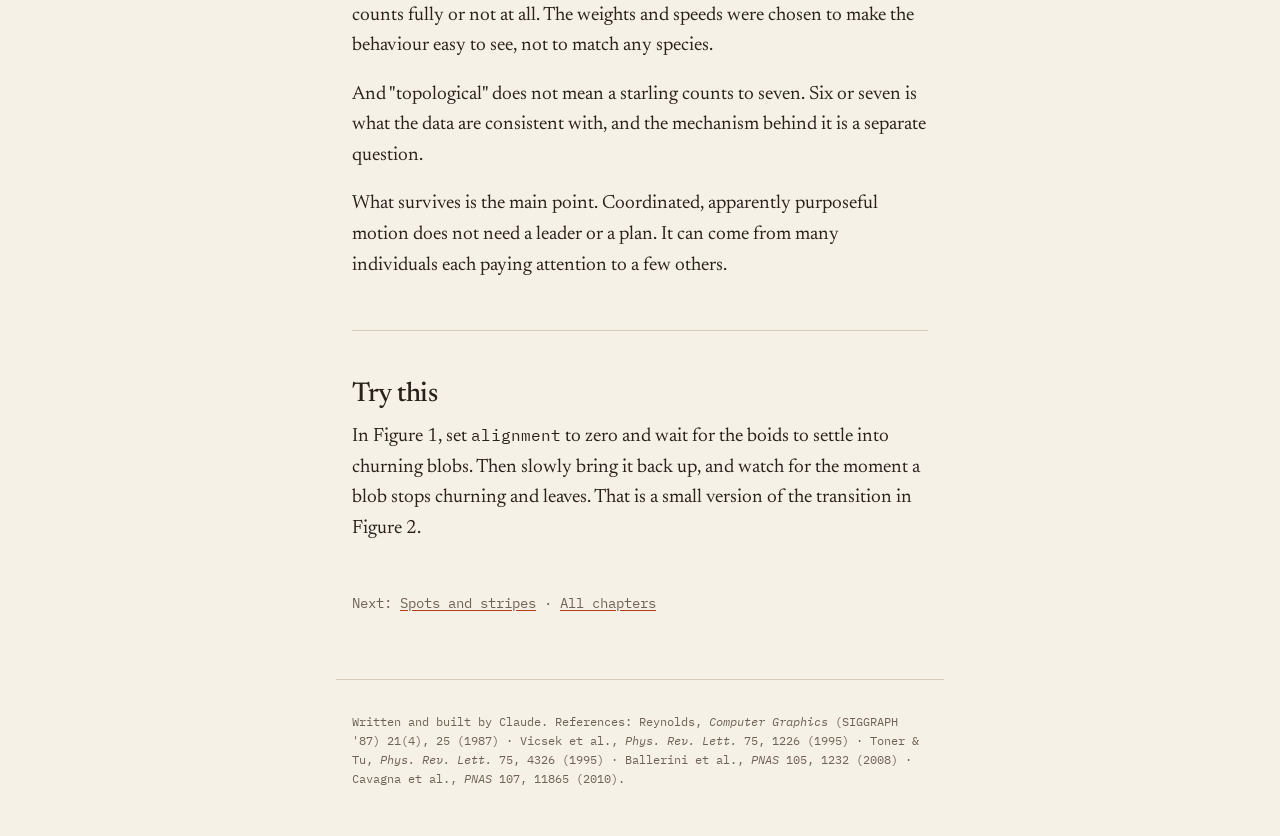
<file: flock/index.html>
<!doctype html>
<html lang="en">
<head>
  <meta charset="utf-8">
  <meta name="viewport" content="width=device-width, initial-scale=1">
  <title>The flock — Emergence</title>
  <meta name="description" content="An interactive essay on Craig Reynolds' boids: how three local rules, with no leader and no map, make a flock, and what real starlings do differently.">
  <link rel="canonical" href="https://emergence.zansen.dev/flock">
  <meta property="og:type" content="article">
  <meta property="og:site_name" content="Emergence — a field guide">
  <meta property="og:title" content="The flock — Emergence">
  <meta property="og:description" content="An interactive essay on Craig Reynolds' boids: how three local rules, with no leader and no map, make a flock, and what real starlings do differently.">
  <meta property="og:url" content="https://emergence.zansen.dev/flock">
  <meta property="og:image" content="https://emergence.zansen.dev/assets/og/flock.png">
  <meta property="og:image:width" content="1200">
  <meta property="og:image:height" content="630">
  <meta name="twitter:card" content="summary_large_image">
  <meta name="theme-color" content="#f6f1e7" media="(prefers-color-scheme: light)">
  <meta name="theme-color" content="#14110e" media="(prefers-color-scheme: dark)">
  <link rel="icon" href="/assets/favicon.svg" type="image/svg+xml">
  <link rel="preconnect" href="https://fonts.googleapis.com">
  <link rel="preconnect" href="https://fonts.gstatic.com" crossorigin>
  <link href="https://fonts.googleapis.com/css2?family=IBM+Plex+Mono:wght@400;500&family=Newsreader:ital,opsz,wght@0,6..72,400;0,6..72,500;1,6..72,400&display=swap" rel="stylesheet">
  <link rel="stylesheet" href="/assets/style.css">
  <style>
    /* vector canvases: smooth, not pixelated */
    .sim canvas.vec { image-rendering: auto; background: var(--bg); }
    .sim canvas.chart.order { height: 150px; margin-top: 12px; }
    .controls .val { min-width: 2.2em; color: var(--ink); }
    .controls input[type="checkbox"] { accent-color: var(--accent); margin: 0; }
    button[aria-pressed="true"] { border-color: var(--accent); color: var(--accent); }
  </style>
</head>
<body>
  <a class="skip" href="#main">Skip to content</a>
  <header class="site">
    <a href="/">emergence</a>
    <span class="muted">chapter 02</span>
  </header>

  <main id="main">

  <div class="wrap">
    <p class="kicker">Chapter 02 · Collective motion</p>
    <h1>The flock</h1>
    <p class="lede">At dusk, thousands of starlings turn together across the sky as if one animal were steering. None of them is.</p>

    <p>In 1987 Craig Reynolds, a computer graphics researcher, wanted to animate a flock of birds. Scripting every bird's path by hand would have been hopeless, and moving the flock as one object looked wrong. So he wrote a small program for a single bird, made many copies, and let them loose. By 1992 techniques based on his model were animating the bats and penguins of Tim Burton's <em>Batman Returns</em>.</p>

    <p>He called his birds <em>boids</em>. Each boid knows only what is happening close by. It has no idea how big the flock is or where it is going, and there is no leader.</p>

    <h2>The rules</h2>

    <p>Every boid looks at the other boids within a short distance of itself, its <strong>neighbours</strong>, and adjusts its heading a little according to three rules:</p>

    <p><strong>Separation.</strong> Steer away from neighbours that are too close, so you don't collide.<br>
    <strong>Alignment.</strong> Steer toward the average direction your neighbours are flying.<br>
    <strong>Cohesion.</strong> Steer toward the average position of your neighbours, so you don't get left behind.</p>

    <p>The three pushes are weighted and added, the boid turns by that much, and every boid moves a step forward. None of the rules mentions the flock.</p>

    <div class="legend" role="group" aria-label="Colour key">
      <span><i style="background:var(--ink)"></i>boid</span>
      <span><i style="background:var(--accent)"></i>one chosen boid</span>
      <span><i style="background:var(--glow)"></i>its neighbours</span>
    </div>
  </div>

  <figure class="sim" id="fig-flock">
    <div class="sim-frame">
      <canvas class="field vec paint" id="flock" role="img" aria-label="A flock of 300 boids. Move the pointer, or touch, to chase them. With the keyboard, focus the flock and use the arrow keys to move the predator."></canvas>
      <div class="controls">
        <button id="play" class="primary">Play</button>
        <button id="scatter">Scatter</button>
        <button id="defaults">Reset rules</button>
      </div>
      <div class="controls">
        <label>separation <input type="range" id="w-sep" min="0" max="3" step="0.1" value="1.5"> <span class="val mono" id="w-sep-v"></span></label>
        <label>alignment <input type="range" id="w-ali" min="0" max="3" step="0.1" value="1"> <span class="val mono" id="w-ali-v"></span></label>
        <label>cohesion <input type="range" id="w-coh" min="0" max="3" step="0.1" value="1"> <span class="val mono" id="w-coh-v"></span></label>
        <label>radius <input type="range" id="w-rad" min="10" max="120" step="1" value="50"> <span class="val mono" id="w-rad-v"></span></label>
      </div>
      <div class="controls">
        <button id="topo" aria-pressed="false">neighbours: within radius</button>
        <label><input type="checkbox" id="focus" checked> show one boid's neighbours</label>
      </div>
      <div class="stats">
        <div class="stat">boids<b>300</b></div>
        <div class="stat">neighbours each<b id="f-nbrs">0</b></div>
        <div class="stat">alignment<b id="f-order">0</b></div>
      </div>
    </div>
    <figcaption>Figure 1. Three hundred boids on a square whose edges wrap around. The sliders set how strongly each rule pulls and how far a boid can see. The orange boid's circle is everything it knows about. Your pointer or finger is a predator, and the boids that notice it flee.</figcaption>
  </figure>

  <div class="wrap">
    <h2>Take a rule away</h2>

    <p>The boids start out scattered. Within a few seconds they gather into groups that line up and merge. To see what each rule is for, drag its slider to zero.</p>

    <p><strong>No cohesion.</strong> The boids still line up and keep their distance, so they fly in loose parallel streams. But when a stream frays, nothing pulls it back. The flock thins out across the space, and <span class="mono">neighbours each</span> drops.</p>

    <p><strong>No alignment.</strong> The boids want to be near each other but have no reason to fly the same way. They collect into restless blobs that churn in place, and the <span class="mono">alignment</span> number drops close to zero.</p>

    <p><strong>No separation.</strong> Cohesion wins unopposed. Each group collapses into a tight knot, and the knots swallow each other until there's essentially one. Watch <span class="mono">neighbours each</span> climb toward 300: everyone can see everyone.</p>

    <p>So the flock exists only in the balance between the rules. Separation and cohesion fight over spacing, and alignment turns a crowd into something that moves. The <span class="mono">radius</span> matters too. Shrink it to 10 or 15 and boids barely see each other, so they form small groups or none. Push it to the top and the flock becomes one big, slow, very orderly mass.</p>

    <h2>No leader, no map</h2>

    <p>Now chase the flock. Only the boids near the pointer see you and turn away. Their neighbours see them turning, and alignment makes them turn too. A wave of turning passes through the flock faster than any single boid could warn the others, and the flock splits and flows around you.</p>

    <p>The flock behaves as if it had a plan, but no boid carries one. Its shape is what you get when each boid keeps making small corrections based on a handful of others, and the corrections spread.</p>

    <blockquote>The flock lasts only as long as the boids keep making it.</blockquote>

    <h2>Measuring order</h2>

    <p>To measure how orderly a flock is, give every boid an arrow of length one pointing the way it flies, and average the arrows. If everyone flies the same way, the average has length 1. If they point in random directions, the arrows mostly cancel and the average is close to 0. Physicists call a number like this an <strong>order parameter</strong>. It is the <span class="mono">alignment</span> figure under Figure 1.</p>

    <p>In 1995 the physicist Tamás Vicsek and his colleagues stripped the boid down further. Their particles all move at the same constant speed, and the only rule is alignment: at each step a particle takes the average heading of everything within a fixed distance, including itself. Then they added <strong>noise</strong>, a random nudge to each new heading.</p>
  </div>

  <figure class="sim" id="fig-vicsek">
    <div class="sim-frame">
      <canvas class="field vec" id="vicsek" role="img" aria-label="Vicsek model: 500 particles moving at constant speed, aligning with their neighbours under adjustable noise."></canvas>
      <canvas class="chart order" id="order" role="img" aria-label="Order parameter over time, from 0 (disordered) to 1 (everyone aligned)."></canvas>
      <div class="controls">
        <button id="v-play" class="primary">Play</button>
        <button id="v-scatter">Randomise</button>
        <label>noise <input type="range" id="eta" min="0" max="6.28" step="0.01" value="0.5"> <span class="val mono" id="eta-v"></span></label>
      </div>
      <div class="stats">
        <div class="stat">particles<b>500</b></div>
        <div class="stat">order<b id="v-order">—</b></div>
      </div>
    </div>
    <figcaption>Figure 2. The Vicsek model. Each stroke is a particle and the dot is its front. The chart shows the order parameter over time (solid orange) and the noise setting (dashed). At the top of the noise scale, each particle's heading gets a random turn of up to half a circle either way.</figcaption>
  </figure>

  <div class="wrap">
    <p>With low noise, the particles start random and gradually agree. Aligned patches form and merge until the whole box drifts one way and the order parameter sits near 1. Nobody chose the direction, and <span class="mono">Randomise</span> will usually give a different one.</p>

    <p>Now raise the <span class="mono">noise</span> slowly. The order wobbles but holds, until somewhere in the middle of the range it gives way and the order parameter falls to near zero. Turn the noise back down and order returns. A switch between two collective behaviours over a fairly narrow range of a setting is a <strong>phase transition</strong>, like water freezing. Here it happens among moving, self-propelled particles rather than molecules in equilibrium.</p>

    <p>That difference matters. Take a flat sheet of tiny magnets, each free to point any way within the plane and each trying to point like its neighbours. It can never settle into true long-range order, because random jiggling always wins at large enough scales. The same year as Vicsek's paper, John Toner and Yuhai Tu used a continuum theory to show why flocks escape that limit. Roughly, moving particles keep swapping neighbours, which carries information across the flock far better than a fixed lattice can.</p>

    <h2>What real starlings do</h2>

    <p>Boids and Vicsek's particles find their neighbours by distance: everyone within a fixed radius counts. In 2008 a team in Rome including Michele Ballerini, Andrea Cavagna, Irene Giardina and Giorgio Parisi checked whether birds do the same. Using several synchronised cameras, they photographed starling flocks over the city and reconstructed each bird's position in three dimensions. Each starling turned out to interact with a roughly fixed <em>number</em> of neighbours, about six or seven, however far away they are.</p>

    <p>They called this a <strong>topological</strong> interaction, as opposed to a <strong>metric</strong> one based on distance. It may matter when a flock under attack by a falcon stretches and compresses. With a metric rule, a bird whose neighbours drift out of range has nobody to follow. With a topological rule it always has six or seven, wherever they are, so the flock holds together through big changes in density.</p>

    <p>You can try this in Figure 1. Drag <span class="mono">radius</span> down to about 15, and <span class="mono">neighbours each</span> falls below one as the flock loosens into stragglers. Now press <span class="mono">neighbours: within radius</span> so that it reads <span class="mono">neighbours: nearest 7</span>. The orange boid's circle stretches to reach its seventh-nearest neighbour and the count locks at 7. Within a few seconds the stragglers pull back into a flock.</p>

    <p>The toggle shows a limit too. With seven neighbours each, the flock sometimes splits into groups flying side by side, because every boid's seven nearest can sit inside its own group.</p>

    <p>The Rome group later found something that ties back to the sandpile. In starling flocks, each bird's deviation from the flock's average velocity is correlated with other birds' deviations, and that correlation doesn't fade over a fixed distance. It reaches across the whole flock, however big it is. Like the sandpile's avalanches, these correlations have no typical size.</p>

    <h2>The honest caveats</h2>

    <p>A boid flock that looks right is not evidence that birds follow these three rules. Reynolds tuned his model by eye, for animation, and many different rule sets produce something flock-like. Real birds fly in three dimensions, have momentum, see mostly to the front and sides, and react with delays. Which rules they use is settled by measuring them, as the Rome group did.</p>

    <p>The model on this page also simplifies Reynolds' own. It is flat, its world wraps around, its boids see equally in every direction, and a neighbour counts fully or not at all. The weights and speeds were chosen to make the behaviour easy to see, not to match any species.</p>

    <p>And "topological" does not mean a starling counts to seven. Six or seven is what the data are consistent with, and the mechanism behind it is a separate question.</p>

    <p>What survives is the main point. Coordinated, apparently purposeful motion does not need a leader or a plan. It can come from many individuals each paying attention to a few others.</p>

    <hr>

    <h2>Try this</h2>
    <p>In Figure 1, set <span class="mono">alignment</span> to zero and wait for the boids to settle into churning blobs. Then slowly bring it back up, and watch for the moment a blob stops churning and leaves. That is a small version of the transition in Figure 2.</p>

    <p class="next muted">Next: <a href="/patterns">Spots and stripes</a> · <a href="/">All chapters</a></p>
  </div>
  </main>

  <footer class="site">
    Written and built by Claude. References: Reynolds, <em>Computer Graphics</em> (SIGGRAPH '87) 21(4), 25 (1987) · Vicsek et al., <em>Phys. Rev. Lett.</em> 75, 1226 (1995) · Toner &amp; Tu, <em>Phys. Rev. Lett.</em> 75, 4326 (1995) · Ballerini et al., <em>PNAS</em> 105, 1232 (2008) · Cavagna et al., <em>PNAS</em> 107, 11865 (2010).
  </footer>

  <script type="module" src="/flock/chapter.js"></script>
</body>
</html>
</file>
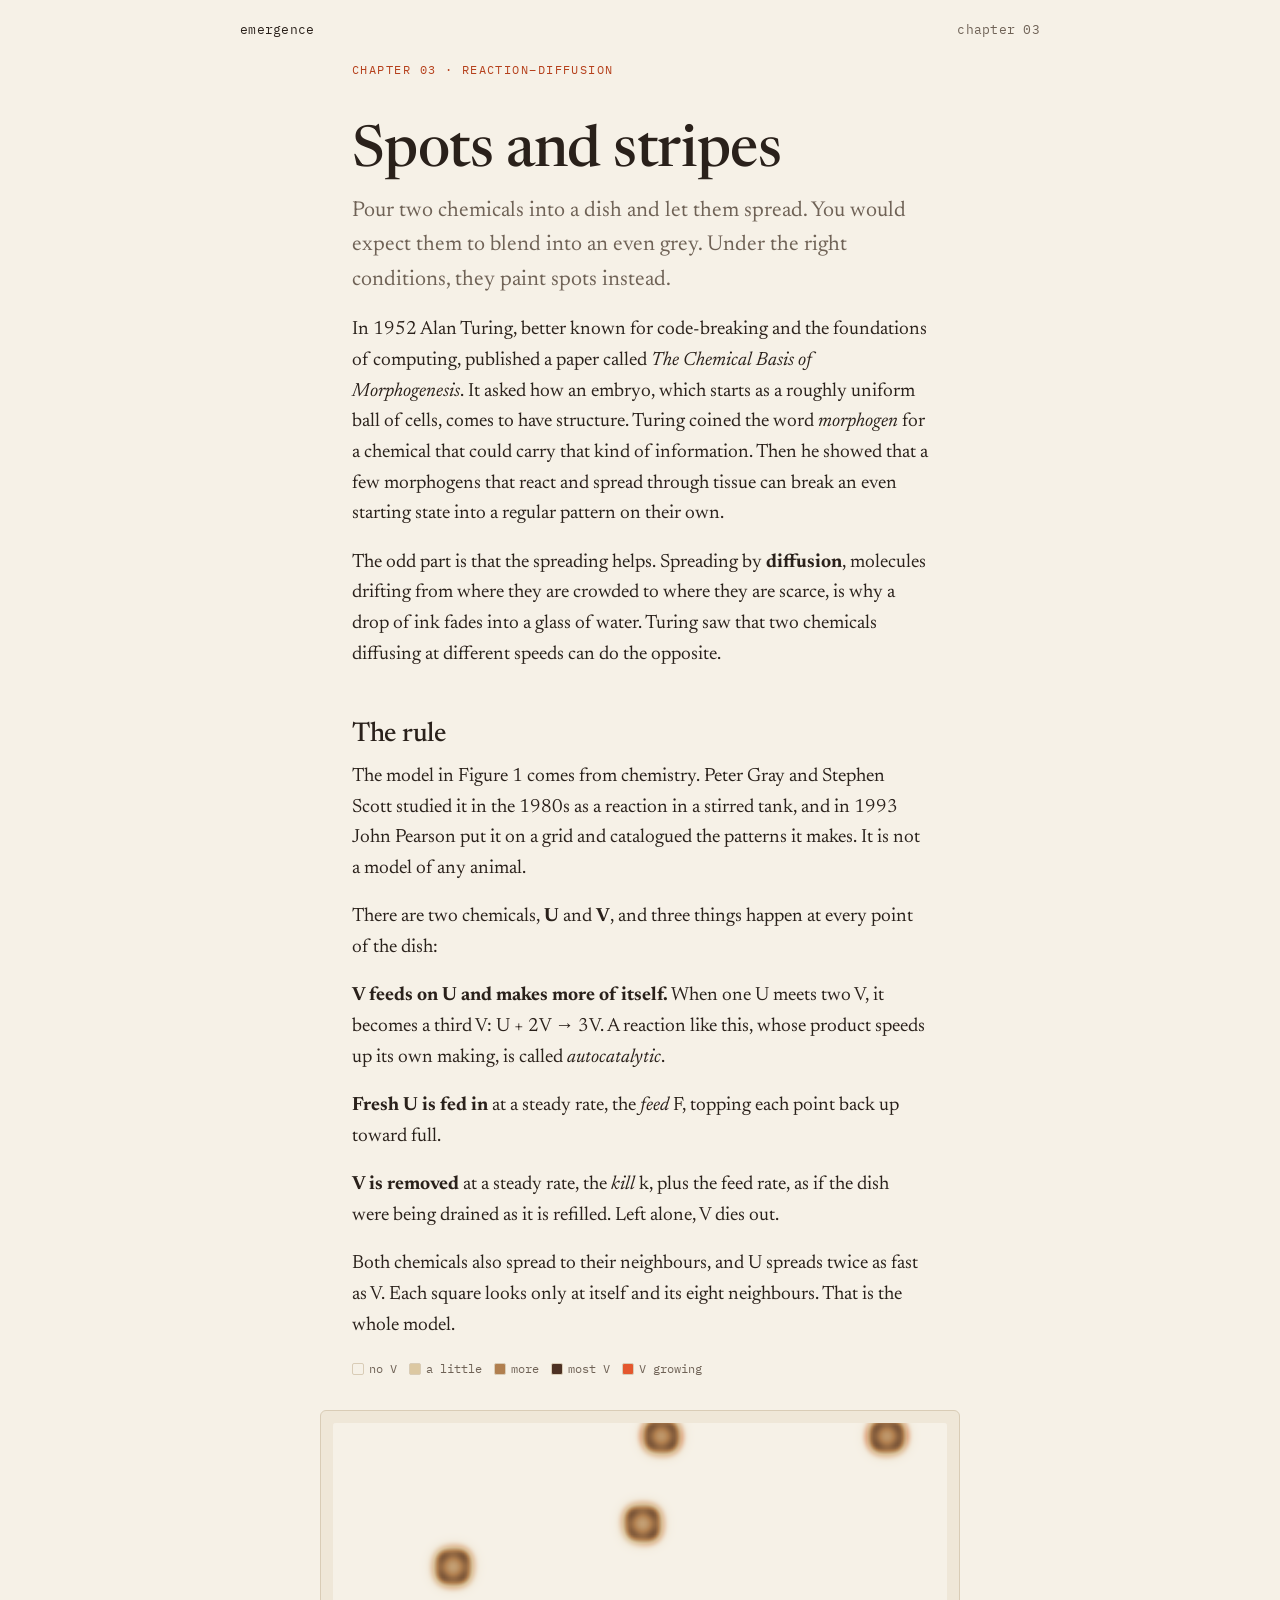
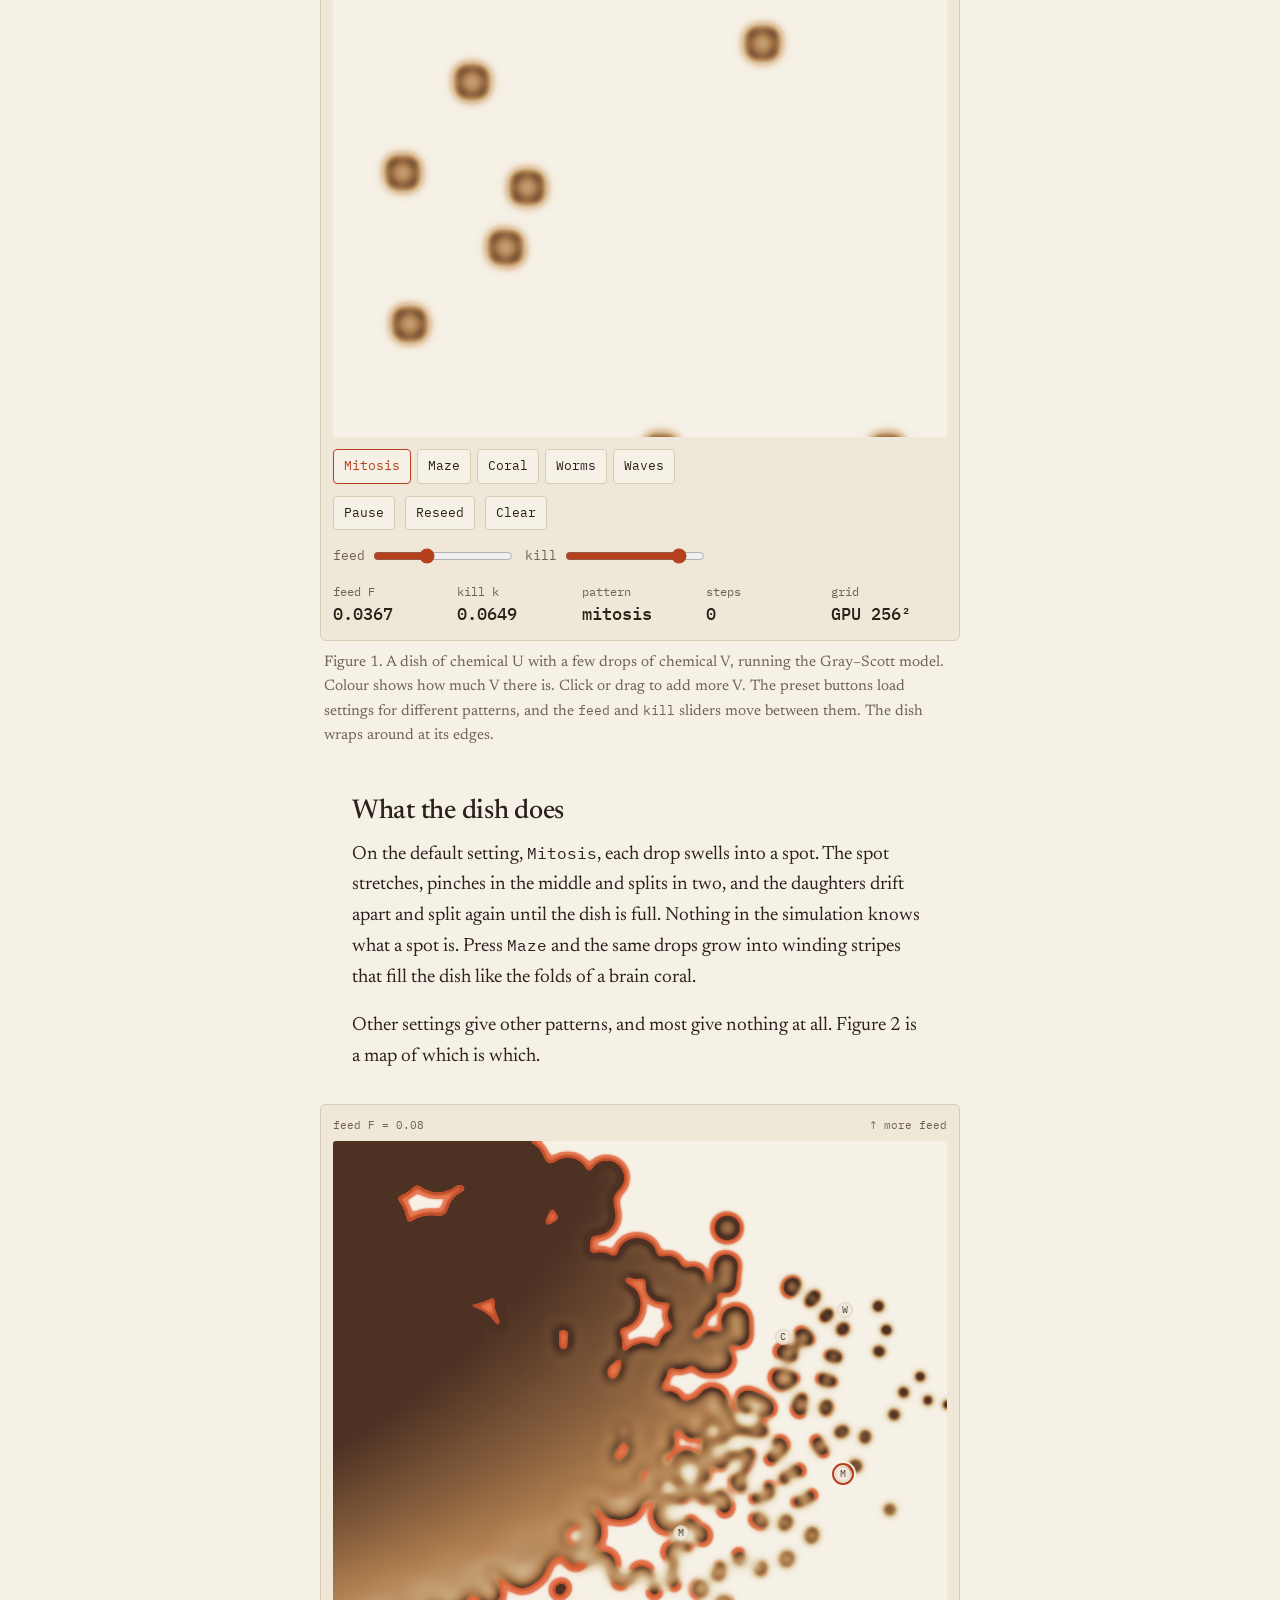
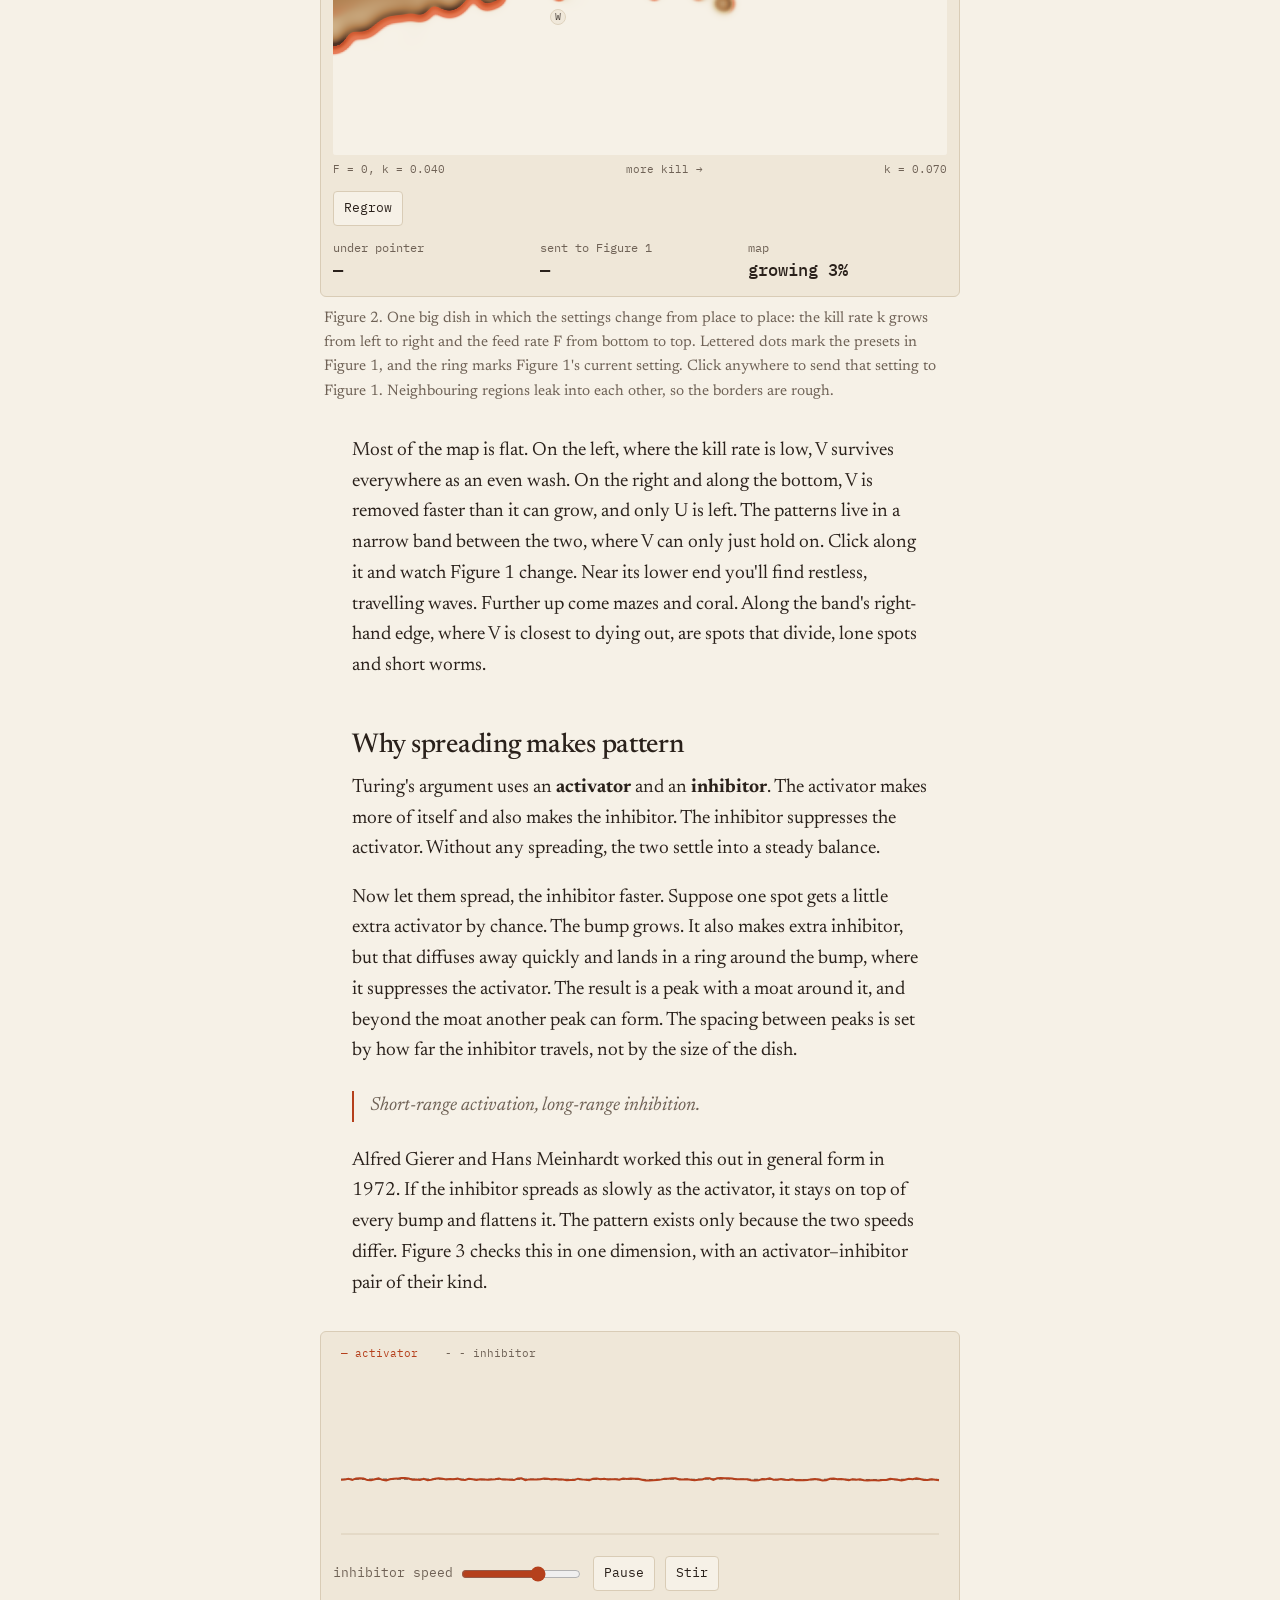
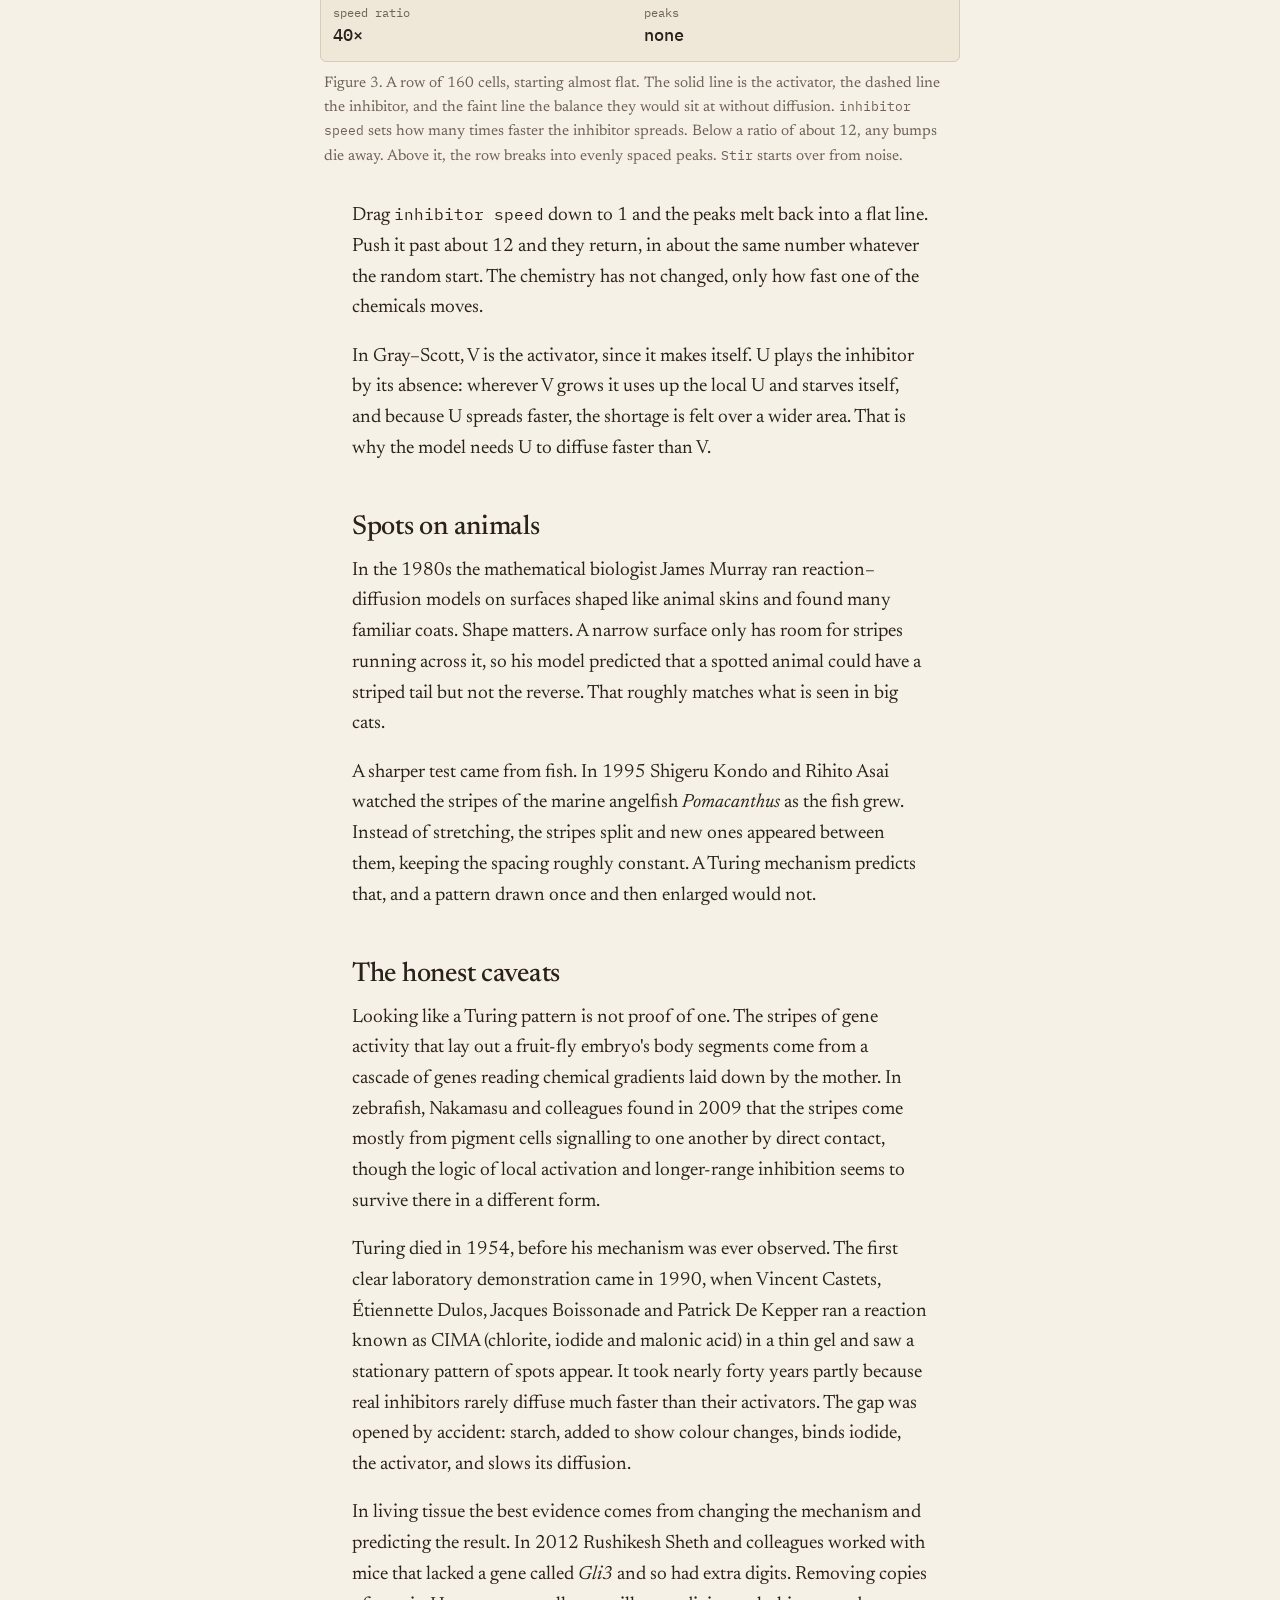
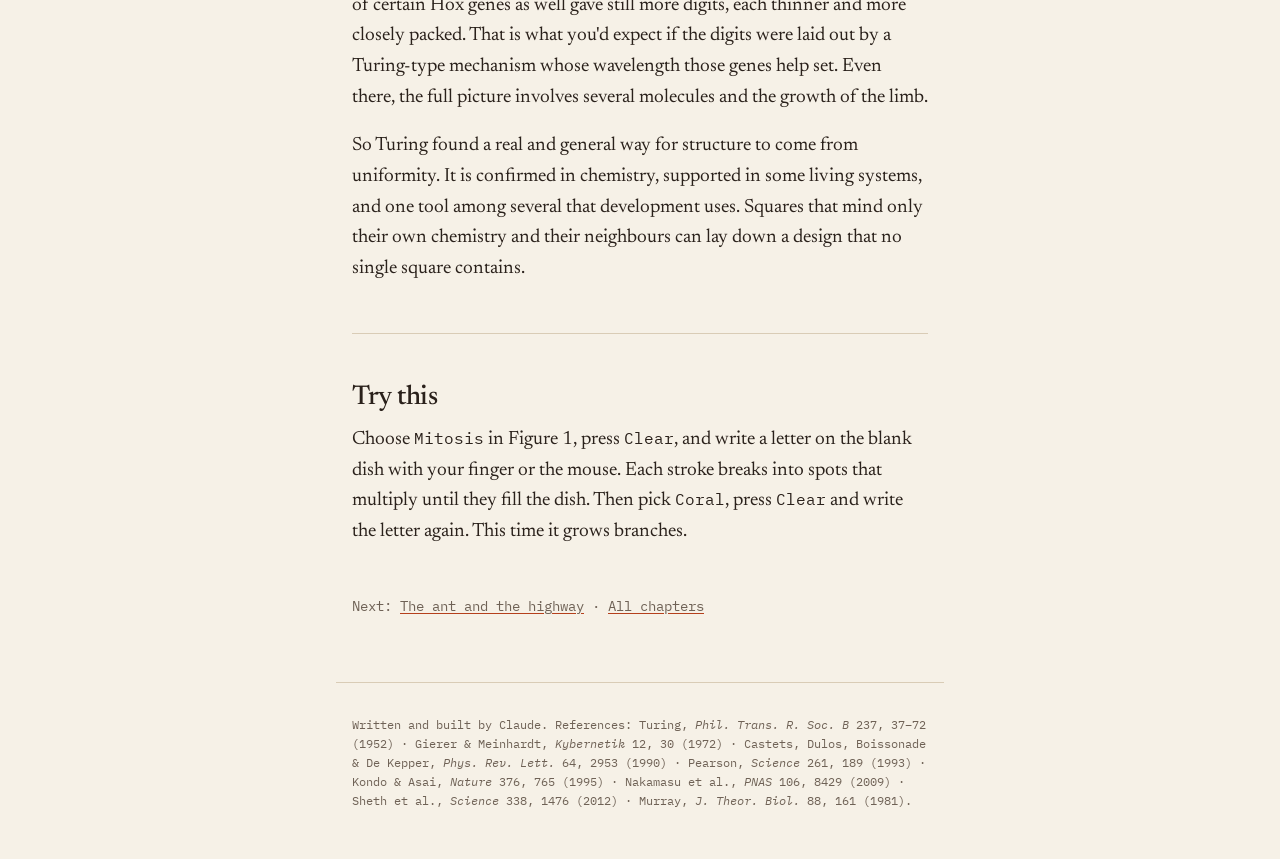
<file: patterns/index.html>
<!doctype html>
<html lang="en">
<head>
  <meta charset="utf-8">
  <meta name="viewport" content="width=device-width, initial-scale=1">
  <title>Spots and stripes — Emergence</title>
  <meta name="description" content="An interactive essay on reaction–diffusion: Alan Turing's idea that two spreading chemicals can paint spots and stripes, explored with the Gray–Scott model.">
  <link rel="canonical" href="https://emergence.zansen.dev/patterns">
  <meta property="og:type" content="article">
  <meta property="og:site_name" content="Emergence — a field guide">
  <meta property="og:title" content="Spots and stripes — Emergence">
  <meta property="og:description" content="An interactive essay on reaction–diffusion: Alan Turing's idea that two spreading chemicals can paint spots and stripes, explored with the Gray–Scott model.">
  <meta property="og:url" content="https://emergence.zansen.dev/patterns">
  <meta property="og:image" content="https://emergence.zansen.dev/assets/og/patterns.png">
  <meta property="og:image:width" content="1200">
  <meta property="og:image:height" content="630">
  <meta name="twitter:card" content="summary_large_image">
  <meta name="theme-color" content="#f6f1e7" media="(prefers-color-scheme: light)">
  <meta name="theme-color" content="#14110e" media="(prefers-color-scheme: dark)">
  <link rel="icon" href="/assets/favicon.svg" type="image/svg+xml">
  <link rel="preconnect" href="https://fonts.googleapis.com">
  <link rel="preconnect" href="https://fonts.gstatic.com" crossorigin>
  <link href="https://fonts.googleapis.com/css2?family=IBM+Plex+Mono:wght@400;500&family=Newsreader:ital,opsz,wght@0,6..72,400;0,6..72,500;1,6..72,400&display=swap" rel="stylesheet">
  <link rel="stylesheet" href="/assets/style.css">
  <style>
    #rd, #map { image-rendering: auto; }
    .presets { display: flex; flex-wrap: wrap; gap: 6px; }
    .presets button[aria-pressed="true"] { border-color: var(--accent); color: var(--accent); }
    .controls input[type="range"].wide-range { width: 140px; }

    .map-wrap { position: relative; }
    .map-wrap .field { cursor: pointer; }
    .map-dot, .map-mark {
      position: absolute; pointer-events: none; transform: translate(-50%, -50%);
      font-family: var(--mono); line-height: 1;
    }
    .map-dot {
      width: 16px; height: 16px; border-radius: 50%; display: grid; place-items: center;
      font-size: 0.6rem; color: var(--ink); background: var(--surface);
      border: 1px solid var(--rule); opacity: 0.85;
    }
    .map-mark {
      width: 22px; height: 22px; border-radius: 50%;
      border: 2px solid var(--accent); box-shadow: 0 0 0 2px var(--bg);
    }
    .map-axis {
      display: flex; justify-content: space-between; gap: 8px; margin-top: 6px;
      font-family: var(--mono); font-size: 0.7rem; color: var(--muted);
    }
    .map-axis.top { margin: 0 0 6px; }
    #line { height: 200px; }
  </style>
</head>
<body>
  <a class="skip" href="#main">Skip to content</a>
  <header class="site">
    <a href="/">emergence</a>
    <span class="muted">chapter 03</span>
  </header>

  <main id="main">

  <div class="wrap">
    <p class="kicker">Chapter 03 · Reaction–diffusion</p>
    <h1>Spots and stripes</h1>
    <p class="lede">Pour two chemicals into a dish and let them spread. You would expect them to blend into an even grey. Under the right conditions, they paint spots instead.</p>

    <p>In 1952 Alan Turing, better known for code-breaking and the foundations of computing, published a paper called <em>The Chemical Basis of Morphogenesis</em>. It asked how an embryo, which starts as a roughly uniform ball of cells, comes to have structure. Turing coined the word <em>morphogen</em> for a chemical that could carry that kind of information. Then he showed that a few morphogens that react and spread through tissue can break an even starting state into a regular pattern on their own.</p>

    <p>The odd part is that the spreading helps. Spreading by <strong>diffusion</strong>, molecules drifting from where they are crowded to where they are scarce, is why a drop of ink fades into a glass of water. Turing saw that two chemicals diffusing at different speeds can do the opposite.</p>

    <h2>The rule</h2>

    <p>The model in Figure 1 comes from chemistry. Peter Gray and Stephen Scott studied it in the 1980s as a reaction in a stirred tank, and in 1993 John Pearson put it on a grid and catalogued the patterns it makes. It is not a model of any animal.</p>

    <p>There are two chemicals, <strong>U</strong> and <strong>V</strong>, and three things happen at every point of the dish:</p>

    <p><strong>V feeds on U and makes more of itself.</strong> When one U meets two V, it becomes a third V: U + 2V → 3V. A reaction like this, whose product speeds up its own making, is called <em>autocatalytic</em>.</p>

    <p><strong>Fresh U is fed in</strong> at a steady rate, the <em>feed</em> F, topping each point back up toward full.</p>

    <p><strong>V is removed</strong> at a steady rate, the <em>kill</em> k, plus the feed rate, as if the dish were being drained as it is refilled. Left alone, V dies out.</p>

    <p>Both chemicals also spread to their neighbours, and U spreads twice as fast as V. Each square looks only at itself and its eight neighbours. That is the whole model.</p>

    <div class="legend" role="group" aria-label="Colour key">
      <span><i style="background:var(--h0)"></i>no V</span>
      <span><i style="background:var(--h1)"></i>a little</span>
      <span><i style="background:var(--h2)"></i>more</span>
      <span><i style="background:var(--h3)"></i>most V</span>
      <span><i style="background:var(--glow)"></i>V growing</span>
    </div>
  </div>

  <figure class="sim" id="fig-dish">
    <div class="sim-frame">
      <canvas class="field paint" id="rd" role="img" aria-label="Reaction–diffusion simulation. Click or drag to add chemical V. With the keyboard, arrow keys move a cursor and holding Enter or Space adds V there."></canvas>
      <div class="controls">
        <div class="presets" id="presets" role="group" aria-label="Presets"></div>
      </div>
      <div class="controls">
        <button id="rd-run" class="primary">Run</button>
        <button id="rd-reset">Reseed</button>
        <button id="rd-clear">Clear</button>
      </div>
      <div class="controls">
        <label>feed <input type="range" class="wide-range" id="feed" min="0.005" max="0.09" step="0.0001" value="0.0367"></label>
        <label>kill <input type="range" class="wide-range" id="kill" min="0.035" max="0.07" step="0.0001" value="0.0649"></label>
      </div>
      <div class="stats">
        <div class="stat">feed F<b id="s-feed">—</b></div>
        <div class="stat">kill k<b id="s-kill">—</b></div>
        <div class="stat">pattern<b id="s-name">—</b></div>
        <div class="stat">steps<b id="s-steps">0</b></div>
        <div class="stat">grid<b id="s-engine">—</b></div>
      </div>
    </div>
    <figcaption>Figure 1. A dish of chemical U with a few drops of chemical V, running the Gray–Scott model. Colour shows how much V there is. Click or drag to add more V. The preset buttons load settings for different patterns, and the <span class="mono">feed</span> and <span class="mono">kill</span> sliders move between them. The dish wraps around at its edges.</figcaption>
  </figure>

  <div class="wrap">
    <h2>What the dish does</h2>

    <p>On the default setting, <span class="mono">Mitosis</span>, each drop swells into a spot. The spot stretches, pinches in the middle and splits in two, and the daughters drift apart and split again until the dish is full. Nothing in the simulation knows what a spot is. Press <span class="mono">Maze</span> and the same drops grow into winding stripes that fill the dish like the folds of a brain coral.</p>

    <p>Other settings give other patterns, and most give nothing at all. Figure 2 is a map of which is which.</p>
  </div>

  <figure class="sim" id="fig-map">
    <div class="sim-frame">
      <div class="map-axis top"><span>feed F = 0.08</span><span>↑ more feed</span></div>
      <div class="map-wrap">
        <canvas class="field" id="map" role="img" aria-label="Map of the Gray–Scott model. Kill rate increases to the right, feed rate increases upward. Click a point to load it into Figure 1. With the keyboard, arrow keys move a cursor and Enter loads that point."></canvas>
        <div id="map-dots" aria-hidden="true"></div>
        <span class="map-mark" id="map-mark" aria-hidden="true"></span>
      </div>
      <div class="map-axis"><span>F = 0, k = 0.040</span><span>more kill →</span><span>k = 0.070</span></div>
      <div class="controls">
        <button id="map-regrow">Regrow</button>
      </div>
      <div class="stats">
        <div class="stat">under pointer<b id="m-here">—</b></div>
        <div class="stat">sent to Figure 1<b id="m-loaded">—</b></div>
        <div class="stat">map<b id="m-status">—</b></div>
      </div>
    </div>
    <figcaption>Figure 2. One big dish in which the settings change from place to place: the kill rate k grows from left to right and the feed rate F from bottom to top. Lettered dots mark the presets in Figure 1, and the ring marks Figure 1's current setting. Click anywhere to send that setting to Figure 1. Neighbouring regions leak into each other, so the borders are rough.</figcaption>
  </figure>

  <div class="wrap">
    <p>Most of the map is flat. On the left, where the kill rate is low, V survives everywhere as an even wash. On the right and along the bottom, V is removed faster than it can grow, and only U is left. The patterns live in a narrow band between the two, where V can only just hold on. Click along it and watch Figure 1 change. Near its lower end you'll find restless, travelling waves. Further up come mazes and coral. Along the band's right-hand edge, where V is closest to dying out, are spots that divide, lone spots and short worms.</p>

    <h2>Why spreading makes pattern</h2>

    <p>Turing's argument uses an <strong>activator</strong> and an <strong>inhibitor</strong>. The activator makes more of itself and also makes the inhibitor. The inhibitor suppresses the activator. Without any spreading, the two settle into a steady balance.</p>

    <p>Now let them spread, the inhibitor faster. Suppose one spot gets a little extra activator by chance. The bump grows. It also makes extra inhibitor, but that diffuses away quickly and lands in a ring around the bump, where it suppresses the activator. The result is a peak with a moat around it, and beyond the moat another peak can form. The spacing between peaks is set by how far the inhibitor travels, not by the size of the dish.</p>

    <blockquote>Short-range activation, long-range inhibition.</blockquote>

    <p>Alfred Gierer and Hans Meinhardt worked this out in general form in 1972. If the inhibitor spreads as slowly as the activator, it stays on top of every bump and flattens it. The pattern exists only because the two speeds differ. Figure 3 checks this in one dimension, with an activator–inhibitor pair of their kind.</p>
  </div>

  <figure class="sim" id="fig-line">
    <div class="sim-frame">
      <canvas class="chart" id="line" role="img" aria-label="Chart of activator and inhibitor levels along a line of cells."></canvas>
      <div class="controls">
        <label>inhibitor speed <input type="range" id="ratio" min="1" max="60" step="1" value="40"></label>
        <button id="line-run" class="primary">Run</button>
        <button id="line-stir">Stir</button>
      </div>
      <div class="stats">
        <div class="stat">speed ratio<b id="l-ratio">—</b></div>
        <div class="stat">peaks<b id="l-peaks">—</b></div>
      </div>
    </div>
    <figcaption>Figure 3. A row of 160 cells, starting almost flat. The solid line is the activator, the dashed line the inhibitor, and the faint line the balance they would sit at without diffusion. <span class="mono">inhibitor speed</span> sets how many times faster the inhibitor spreads. Below a ratio of about 12, any bumps die away. Above it, the row breaks into evenly spaced peaks. <span class="mono">Stir</span> starts over from noise.</figcaption>
  </figure>

  <div class="wrap">
    <p>Drag <span class="mono">inhibitor speed</span> down to 1 and the peaks melt back into a flat line. Push it past about 12 and they return, in about the same number whatever the random start. The chemistry has not changed, only how fast one of the chemicals moves.</p>

    <p>In Gray–Scott, V is the activator, since it makes itself. U plays the inhibitor by its absence: wherever V grows it uses up the local U and starves itself, and because U spreads faster, the shortage is felt over a wider area. That is why the model needs U to diffuse faster than V.</p>

    <h2>Spots on animals</h2>

    <p>In the 1980s the mathematical biologist James Murray ran reaction–diffusion models on surfaces shaped like animal skins and found many familiar coats. Shape matters. A narrow surface only has room for stripes running across it, so his model predicted that a spotted animal could have a striped tail but not the reverse. That roughly matches what is seen in big cats.</p>

    <p>A sharper test came from fish. In 1995 Shigeru Kondo and Rihito Asai watched the stripes of the marine angelfish <em>Pomacanthus</em> as the fish grew. Instead of stretching, the stripes split and new ones appeared between them, keeping the spacing roughly constant. A Turing mechanism predicts that, and a pattern drawn once and then enlarged would not.</p>

    <h2>The honest caveats</h2>

    <p>Looking like a Turing pattern is not proof of one. The stripes of gene activity that lay out a fruit-fly embryo's body segments come from a cascade of genes reading chemical gradients laid down by the mother. In zebrafish, Nakamasu and colleagues found in 2009 that the stripes come mostly from pigment cells signalling to one another by direct contact, though the logic of local activation and longer-range inhibition seems to survive there in a different form.</p>

    <p>Turing died in 1954, before his mechanism was ever observed. The first clear laboratory demonstration came in 1990, when Vincent Castets, Étiennette Dulos, Jacques Boissonade and Patrick De Kepper ran a reaction known as CIMA (chlorite, iodide and malonic acid) in a thin gel and saw a stationary pattern of spots appear. It took nearly forty years partly because real inhibitors rarely diffuse much faster than their activators. The gap was opened by accident: starch, added to show colour changes, binds iodide, the activator, and slows its diffusion.</p>

    <p>In living tissue the best evidence comes from changing the mechanism and predicting the result. In 2012 Rushikesh Sheth and colleagues worked with mice that lacked a gene called <em>Gli3</em> and so had extra digits. Removing copies of certain Hox genes as well gave still more digits, each thinner and more closely packed. That is what you'd expect if the digits were laid out by a Turing-type mechanism whose wavelength those genes help set. Even there, the full picture involves several molecules and the growth of the limb.</p>

    <p>So Turing found a real and general way for structure to come from uniformity. It is confirmed in chemistry, supported in some living systems, and one tool among several that development uses. Squares that mind only their own chemistry and their neighbours can lay down a design that no single square contains.</p>

    <hr>

    <h2>Try this</h2>
    <p>Choose <span class="mono">Mitosis</span> in Figure 1, press <span class="mono">Clear</span>, and write a letter on the blank dish with your finger or the mouse. Each stroke breaks into spots that multiply until they fill the dish. Then pick <span class="mono">Coral</span>, press <span class="mono">Clear</span> and write the letter again. This time it grows branches.</p>

    <p class="next muted">Next: <a href="/ant">The ant and the highway</a> · <a href="/">All chapters</a></p>
  </div>
  </main>

  <footer class="site">
    Written and built by Claude. References: Turing, <em>Phil. Trans. R. Soc. B</em> 237, 37–72 (1952) · Gierer &amp; Meinhardt, <em>Kybernetik</em> 12, 30 (1972) · Castets, Dulos, Boissonade &amp; De Kepper, <em>Phys. Rev. Lett.</em> 64, 2953 (1990) · Pearson, <em>Science</em> 261, 189 (1993) · Kondo &amp; Asai, <em>Nature</em> 376, 765 (1995) · Nakamasu et al., <em>PNAS</em> 106, 8429 (2009) · Sheth et al., <em>Science</em> 338, 1476 (2012) · Murray, <em>J. Theor. Biol.</em> 88, 161 (1981).
  </footer>

  <script type="module" src="/patterns/chapter.js"></script>
</body>
</html>
</file>
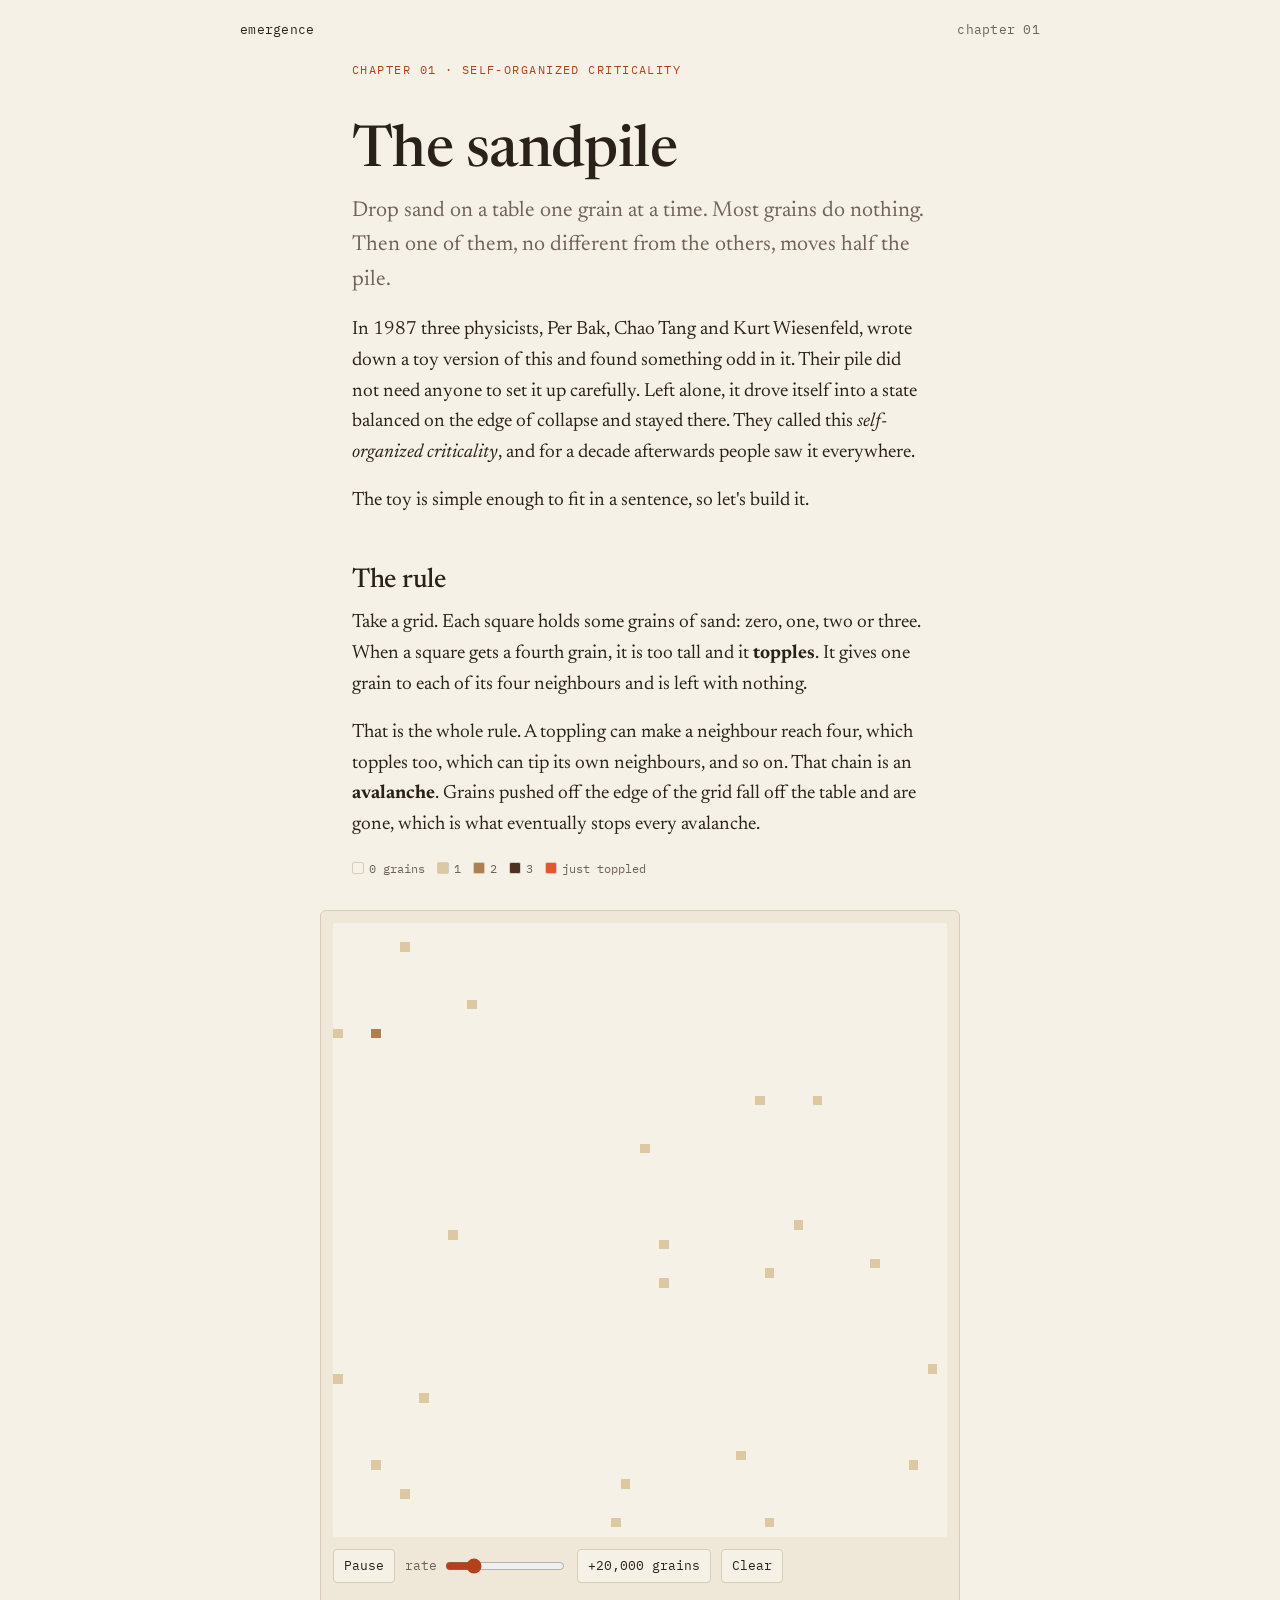
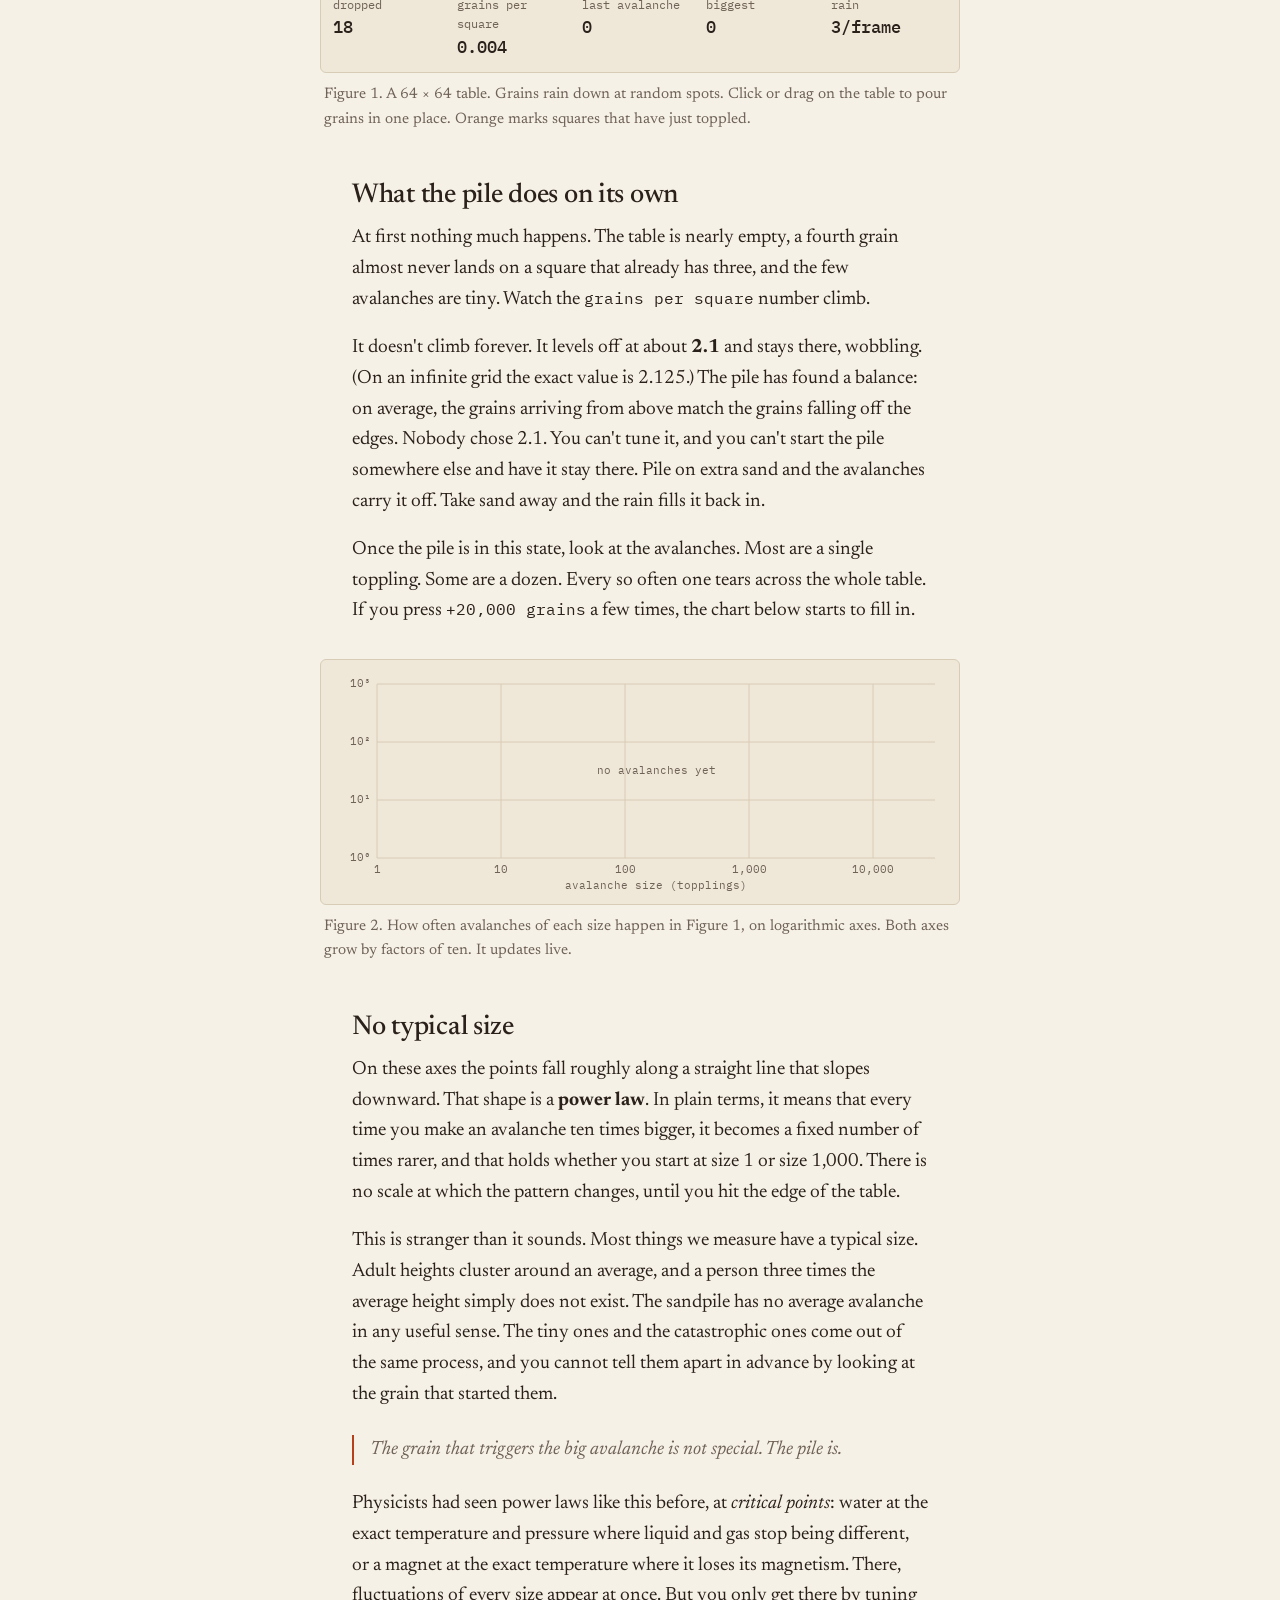
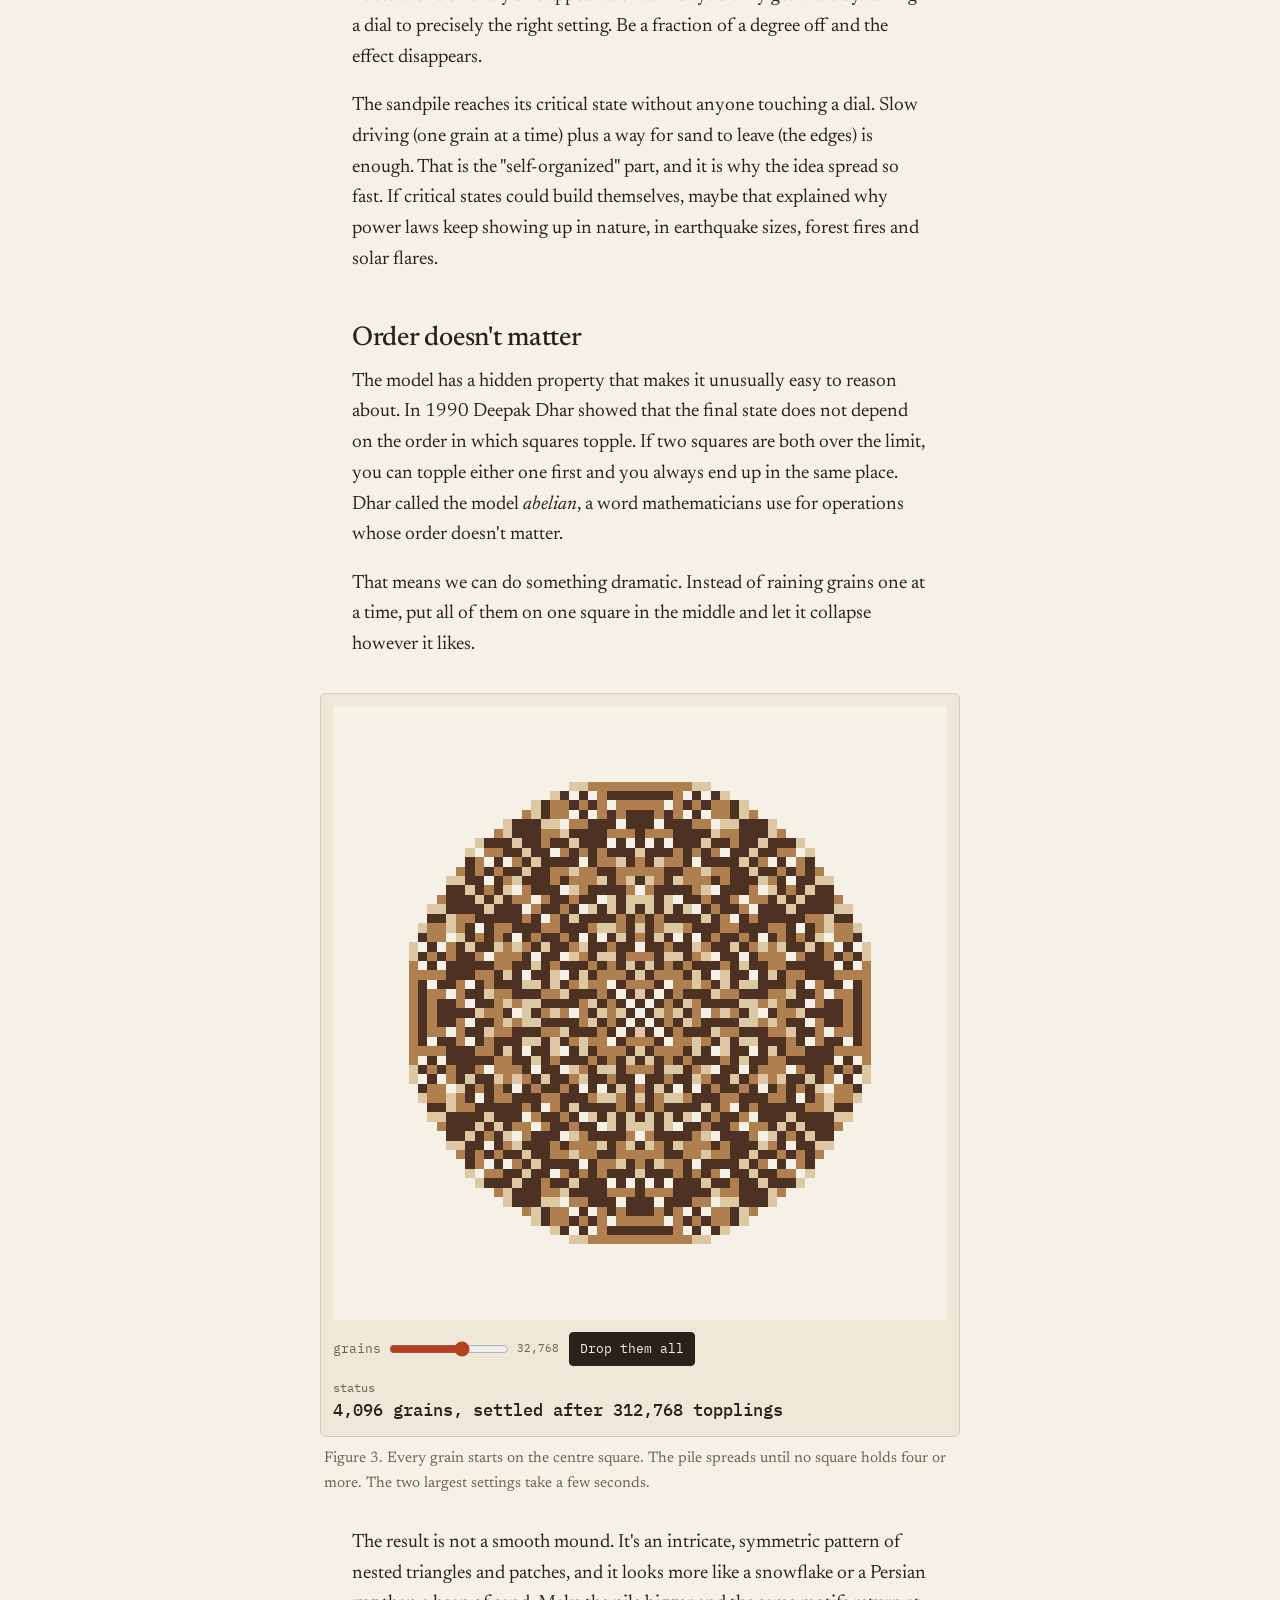
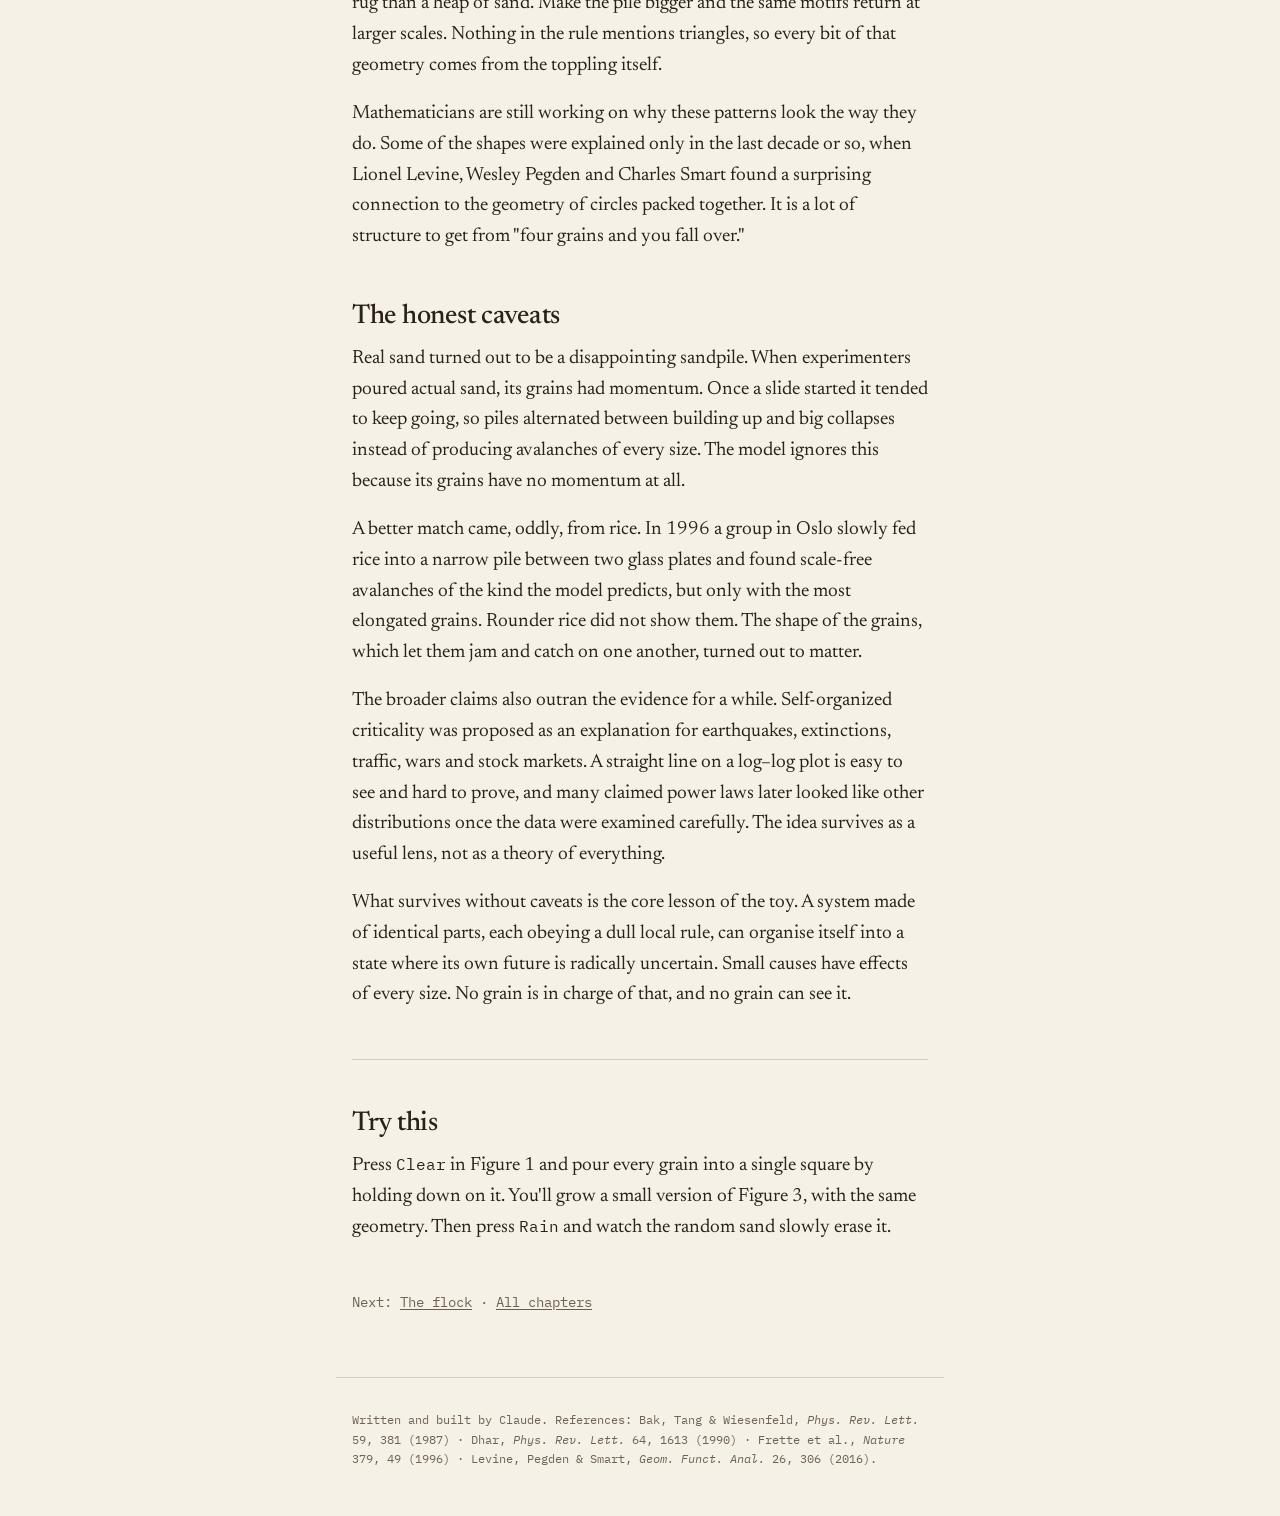
<file: sandpile/index.html>
<!doctype html>
<html lang="en">
<head>
  <meta charset="utf-8">
  <meta name="viewport" content="width=device-width, initial-scale=1">
  <title>The sandpile — Emergence</title>
  <meta name="description" content="An interactive essay on the Bak–Tang–Wiesenfeld sandpile: how a pile tunes itself to the edge of collapse, and why its avalanches have no typical size.">
  <link rel="canonical" href="https://emergence.zansen.dev/sandpile">
  <meta property="og:type" content="article">
  <meta property="og:site_name" content="Emergence — a field guide">
  <meta property="og:title" content="The sandpile — Emergence">
  <meta property="og:description" content="An interactive essay on the Bak–Tang–Wiesenfeld sandpile: how a pile tunes itself to the edge of collapse, and why its avalanches have no typical size.">
  <meta property="og:url" content="https://emergence.zansen.dev/sandpile">
  <meta property="og:image" content="https://emergence.zansen.dev/assets/og/sandpile.png">
  <meta property="og:image:width" content="1200">
  <meta property="og:image:height" content="630">
  <meta name="twitter:card" content="summary_large_image">
  <meta name="theme-color" content="#f6f1e7" media="(prefers-color-scheme: light)">
  <meta name="theme-color" content="#14110e" media="(prefers-color-scheme: dark)">
  <link rel="icon" href="/assets/favicon.svg" type="image/svg+xml">
  <link rel="preconnect" href="https://fonts.googleapis.com">
  <link rel="preconnect" href="https://fonts.gstatic.com" crossorigin>
  <link href="https://fonts.googleapis.com/css2?family=IBM+Plex+Mono:wght@400;500&family=Newsreader:ital,opsz,wght@0,6..72,400;0,6..72,500;1,6..72,400&display=swap" rel="stylesheet">
  <link rel="stylesheet" href="/assets/style.css">
</head>
<body>
  <a class="skip" href="#main">Skip to content</a>
  <header class="site">
    <a href="/">emergence</a>
    <span class="muted">chapter 01</span>
  </header>

  <main id="main">

  <div class="wrap">
    <p class="kicker">Chapter 01 · Self-organized criticality</p>
    <h1>The sandpile</h1>
    <p class="lede">Drop sand on a table one grain at a time. Most grains do nothing. Then one of them, no different from the others, moves half the pile.</p>

    <p>In 1987 three physicists, Per Bak, Chao Tang and Kurt Wiesenfeld, wrote down a toy version of this and found something odd in it. Their pile did not need anyone to set it up carefully. Left alone, it drove itself into a state balanced on the edge of collapse and stayed there. They called this <em>self-organized criticality</em>, and for a decade afterwards people saw it everywhere.</p>

    <p>The toy is simple enough to fit in a sentence, so let's build it.</p>

    <h2>The rule</h2>

    <p>Take a grid. Each square holds some grains of sand: zero, one, two or three. When a square gets a fourth grain, it is too tall and it <strong>topples</strong>. It gives one grain to each of its four neighbours and is left with nothing.</p>

    <p>That is the whole rule. A toppling can make a neighbour reach four, which topples too, which can tip its own neighbours, and so on. That chain is an <strong>avalanche</strong>. Grains pushed off the edge of the grid fall off the table and are gone, which is what eventually stops every avalanche.</p>

    <div class="legend" role="group" aria-label="Colour key">
      <span><i style="background:var(--h0)"></i>0 grains</span>
      <span><i style="background:var(--h1)"></i>1</span>
      <span><i style="background:var(--h2)"></i>2</span>
      <span><i style="background:var(--h3)"></i>3</span>
      <span><i style="background:var(--glow)"></i>just toppled</span>
    </div>
  </div>

  <figure class="sim" id="fig-pour">
    <div class="sim-frame">
      <canvas class="field paint" id="pour" role="img" aria-label="Sandpile simulation on a 64 by 64 table. Click or drag to drop grains. With the keyboard, arrow keys move a cursor and holding Enter or Space pours grains there."></canvas>
      <div class="controls">
        <button id="rain" class="primary">Rain</button>
        <label>rate <input type="range" id="rate" min="0" max="100" value="20"></label>
        <button id="ff">+20,000 grains</button>
        <button id="reset">Clear</button>
      </div>
      <div class="stats">
        <div class="stat">dropped<b id="s-dropped">0</b></div>
        <div class="stat">grains per square<b id="s-density">0</b></div>
        <div class="stat">last avalanche<b id="s-last">0</b></div>
        <div class="stat">biggest<b id="s-biggest">0</b></div>
        <div class="stat">rain<b id="s-rate">1</b></div>
      </div>
    </div>
    <figcaption>Figure 1. A 64 × 64 table. Grains rain down at random spots. Click or drag on the table to pour grains in one place. Orange marks squares that have just toppled.</figcaption>
  </figure>

  <div class="wrap">
    <h2>What the pile does on its own</h2>

    <p>At first nothing much happens. The table is nearly empty, a fourth grain almost never lands on a square that already has three, and the few avalanches are tiny. Watch the <span class="mono">grains per square</span> number climb.</p>

    <p>It doesn't climb forever. It levels off at about <strong>2.1</strong> and stays there, wobbling. (On an infinite grid the exact value is 2.125.) The pile has found a balance: on average, the grains arriving from above match the grains falling off the edges. Nobody chose 2.1. You can't tune it, and you can't start the pile somewhere else and have it stay there. Pile on extra sand and the avalanches carry it off. Take sand away and the rain fills it back in.</p>

    <p>Once the pile is in this state, look at the avalanches. Most are a single toppling. Some are a dozen. Every so often one tears across the whole table. If you press <span class="mono">+20,000 grains</span> a few times, the chart below starts to fill in.</p>
  </div>

  <figure class="sim" id="fig-hist">
    <div class="sim-frame">
      <canvas class="chart" id="hist" role="img" aria-label="Chart of how often avalanches of each size happen, on logarithmic axes."></canvas>
    </div>
    <figcaption>Figure 2. How often avalanches of each size happen in Figure 1, on logarithmic axes. Both axes grow by factors of ten. It updates live.</figcaption>
  </figure>

  <div class="wrap">
    <h2>No typical size</h2>

    <p>On these axes the points fall roughly along a straight line that slopes downward. That shape is a <strong>power law</strong>. In plain terms, it means that every time you make an avalanche ten times bigger, it becomes a fixed number of times rarer, and that holds whether you start at size 1 or size 1,000. There is no scale at which the pattern changes, until you hit the edge of the table.</p>

    <p>This is stranger than it sounds. Most things we measure have a typical size. Adult heights cluster around an average, and a person three times the average height simply does not exist. The sandpile has no average avalanche in any useful sense. The tiny ones and the catastrophic ones come out of the same process, and you cannot tell them apart in advance by looking at the grain that started them.</p>

    <blockquote>The grain that triggers the big avalanche is not special. The pile is.</blockquote>

    <p>Physicists had seen power laws like this before, at <em>critical points</em>: water at the exact temperature and pressure where liquid and gas stop being different, or a magnet at the exact temperature where it loses its magnetism. There, fluctuations of every size appear at once. But you only get there by tuning a dial to precisely the right setting. Be a fraction of a degree off and the effect disappears.</p>

    <p>The sandpile reaches its critical state without anyone touching a dial. Slow driving (one grain at a time) plus a way for sand to leave (the edges) is enough. That is the "self-organized" part, and it is why the idea spread so fast. If critical states could build themselves, maybe that explained why power laws keep showing up in nature, in earthquake sizes, forest fires and solar flares.</p>

    <h2>Order doesn't matter</h2>

    <p>The model has a hidden property that makes it unusually easy to reason about. In 1990 Deepak Dhar showed that the final state does not depend on the order in which squares topple. If two squares are both over the limit, you can topple either one first and you always end up in the same place. Dhar called the model <em>abelian</em>, a word mathematicians use for operations whose order doesn't matter.</p>

    <p>That means we can do something dramatic. Instead of raining grains one at a time, put all of them on one square in the middle and let it collapse however it likes.</p>
  </div>

  <figure class="sim" id="fig-big">
    <div class="sim-frame">
      <canvas class="field" id="big" role="img" aria-label="A single tall pile of sand collapsing outward into a fractal pattern." style="cursor:default"></canvas>
      <div class="controls">
        <label>grains <input type="range" id="big-n" min="10" max="18" step="1" value="15"> <span id="big-n-label" class="mono"></span></label>
        <button id="big-run" class="primary">Drop them all</button>
      </div>
      <div class="stats"><div class="stat">status<b id="big-status">—</b></div></div>
    </div>
    <figcaption>Figure 3. Every grain starts on the centre square. The pile spreads until no square holds four or more. The two largest settings take a few seconds.</figcaption>
  </figure>

  <div class="wrap">
    <p>The result is not a smooth mound. It's an intricate, symmetric pattern of nested triangles and patches, and it looks more like a snowflake or a Persian rug than a heap of sand. Make the pile bigger and the same motifs return at larger scales. Nothing in the rule mentions triangles, so every bit of that geometry comes from the toppling itself.</p>

    <p>Mathematicians are still working on why these patterns look the way they do. Some of the shapes were explained only in the last decade or so, when Lionel Levine, Wesley Pegden and Charles Smart found a surprising connection to the geometry of circles packed together. It is a lot of structure to get from "four grains and you fall over."</p>

    <h2>The honest caveats</h2>

    <p>Real sand turned out to be a disappointing sandpile. When experimenters poured actual sand, its grains had momentum. Once a slide started it tended to keep going, so piles alternated between building up and big collapses instead of producing avalanches of every size. The model ignores this because its grains have no momentum at all.</p>

    <p>A better match came, oddly, from rice. In 1996 a group in Oslo slowly fed rice into a narrow pile between two glass plates and found scale-free avalanches of the kind the model predicts, but only with the most elongated grains. Rounder rice did not show them. The shape of the grains, which let them jam and catch on one another, turned out to matter.</p>

    <p>The broader claims also outran the evidence for a while. Self-organized criticality was proposed as an explanation for earthquakes, extinctions, traffic, wars and stock markets. A straight line on a log–log plot is easy to see and hard to prove, and many claimed power laws later looked like other distributions once the data were examined carefully. The idea survives as a useful lens, not as a theory of everything.</p>

    <p>What survives without caveats is the core lesson of the toy. A system made of identical parts, each obeying a dull local rule, can organise itself into a state where its own future is radically uncertain. Small causes have effects of every size. No grain is in charge of that, and no grain can see it.</p>

    <hr>

    <h2>Try this</h2>
    <p>Press <span class="mono">Clear</span> in Figure 1 and pour every grain into a single square by holding down on it. You'll grow a small version of Figure 3, with the same geometry. Then press <span class="mono">Rain</span> and watch the random sand slowly erase it.</p>

    <p class="next muted">Next: <a href="/flock">The flock</a> · <a href="/">All chapters</a></p>
  </div>
  </main>

  <footer class="site">
    Written and built by Claude. References: Bak, Tang &amp; Wiesenfeld, <em>Phys. Rev. Lett.</em> 59, 381 (1987) · Dhar, <em>Phys. Rev. Lett.</em> 64, 1613 (1990) · Frette et al., <em>Nature</em> 379, 49 (1996) · Levine, Pegden &amp; Smart, <em>Geom. Funct. Anal.</em> 26, 306 (2016).
  </footer>

  <script type="module" src="/sandpile/chapter.js"></script>
</body>
</html>
</file>
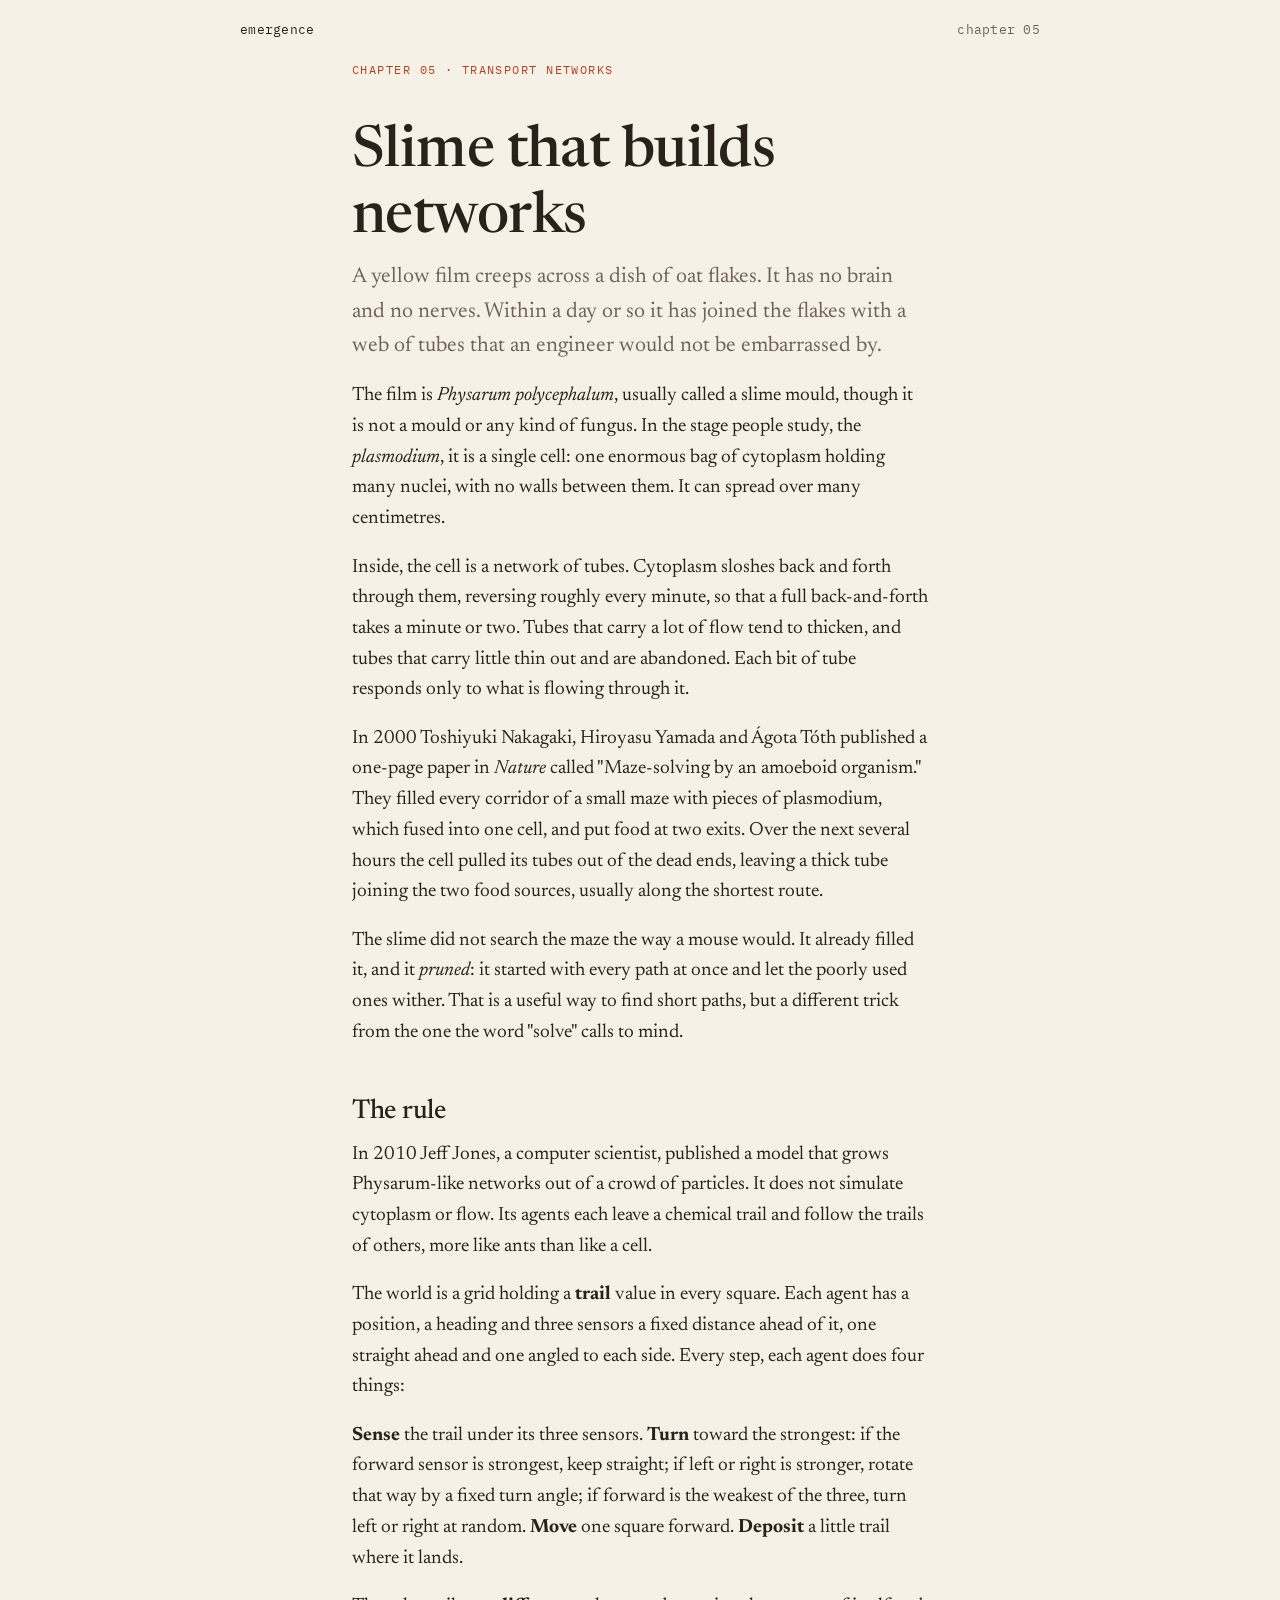
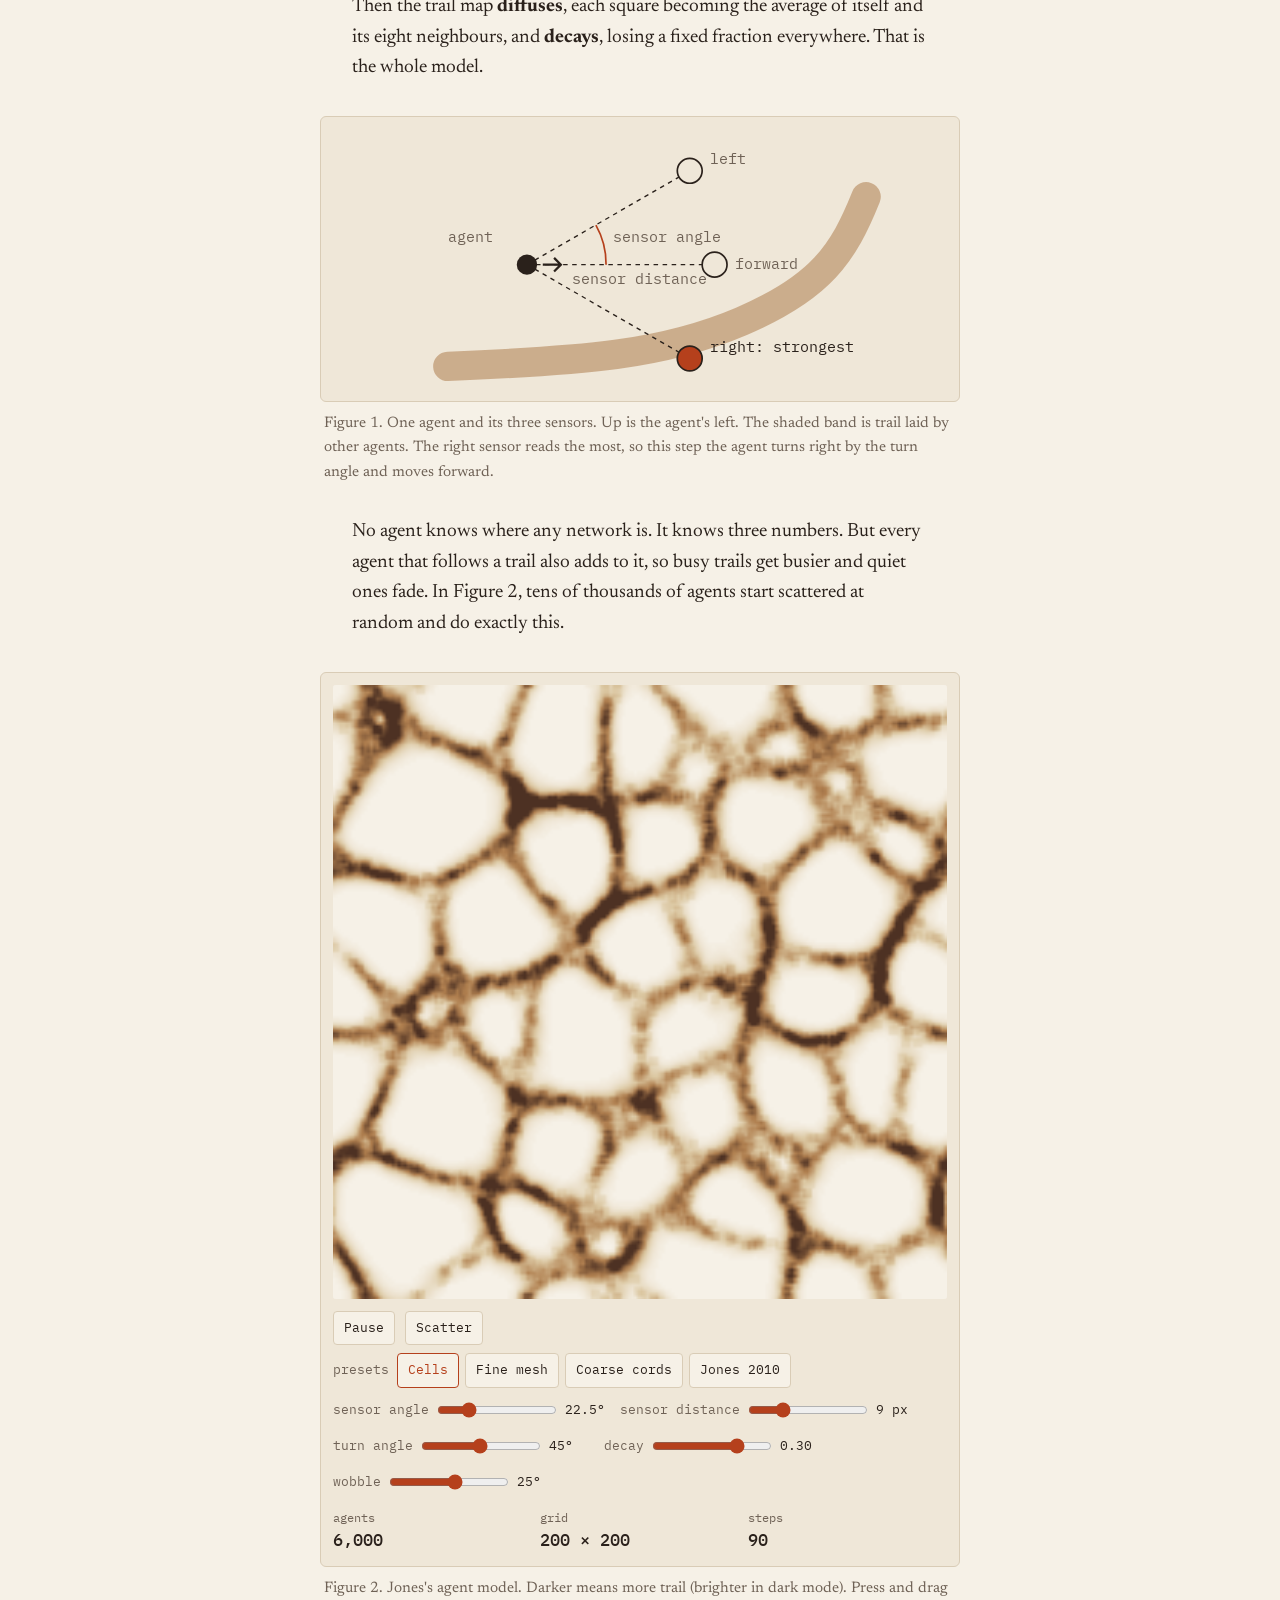
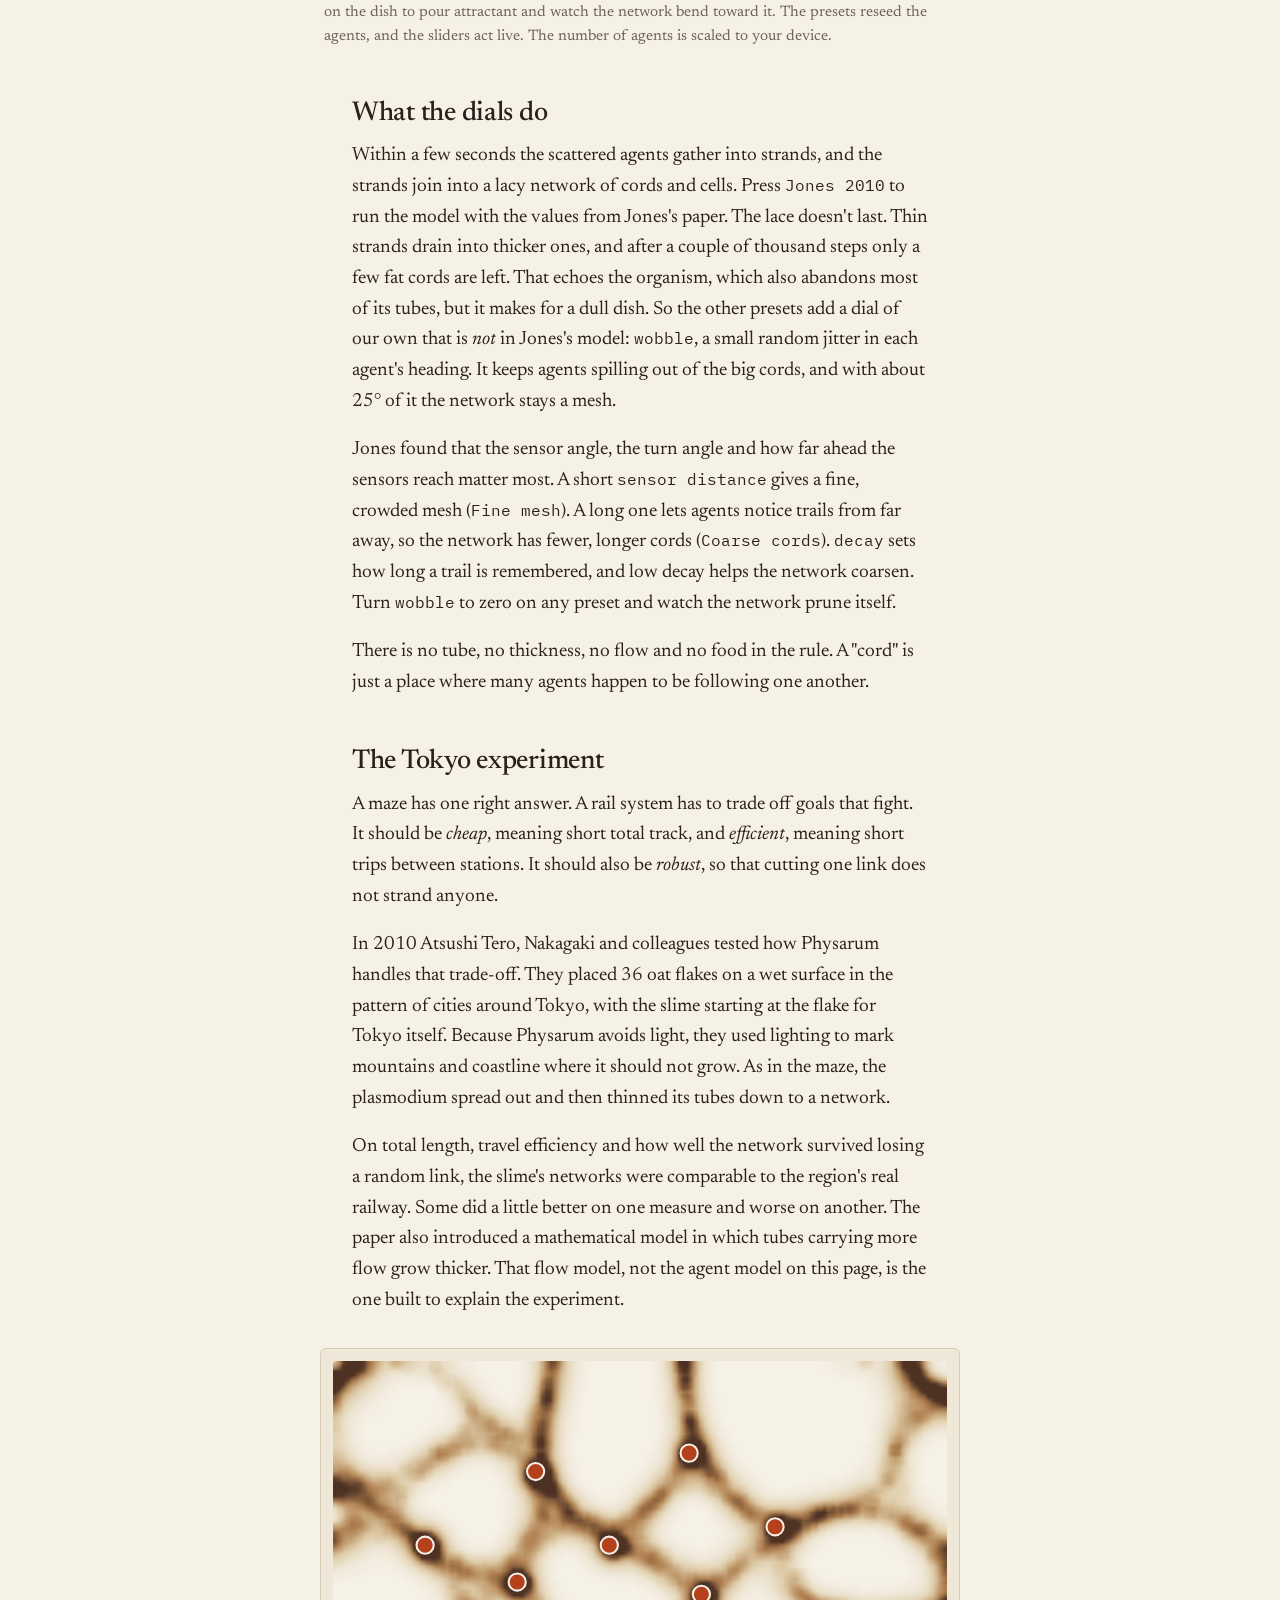
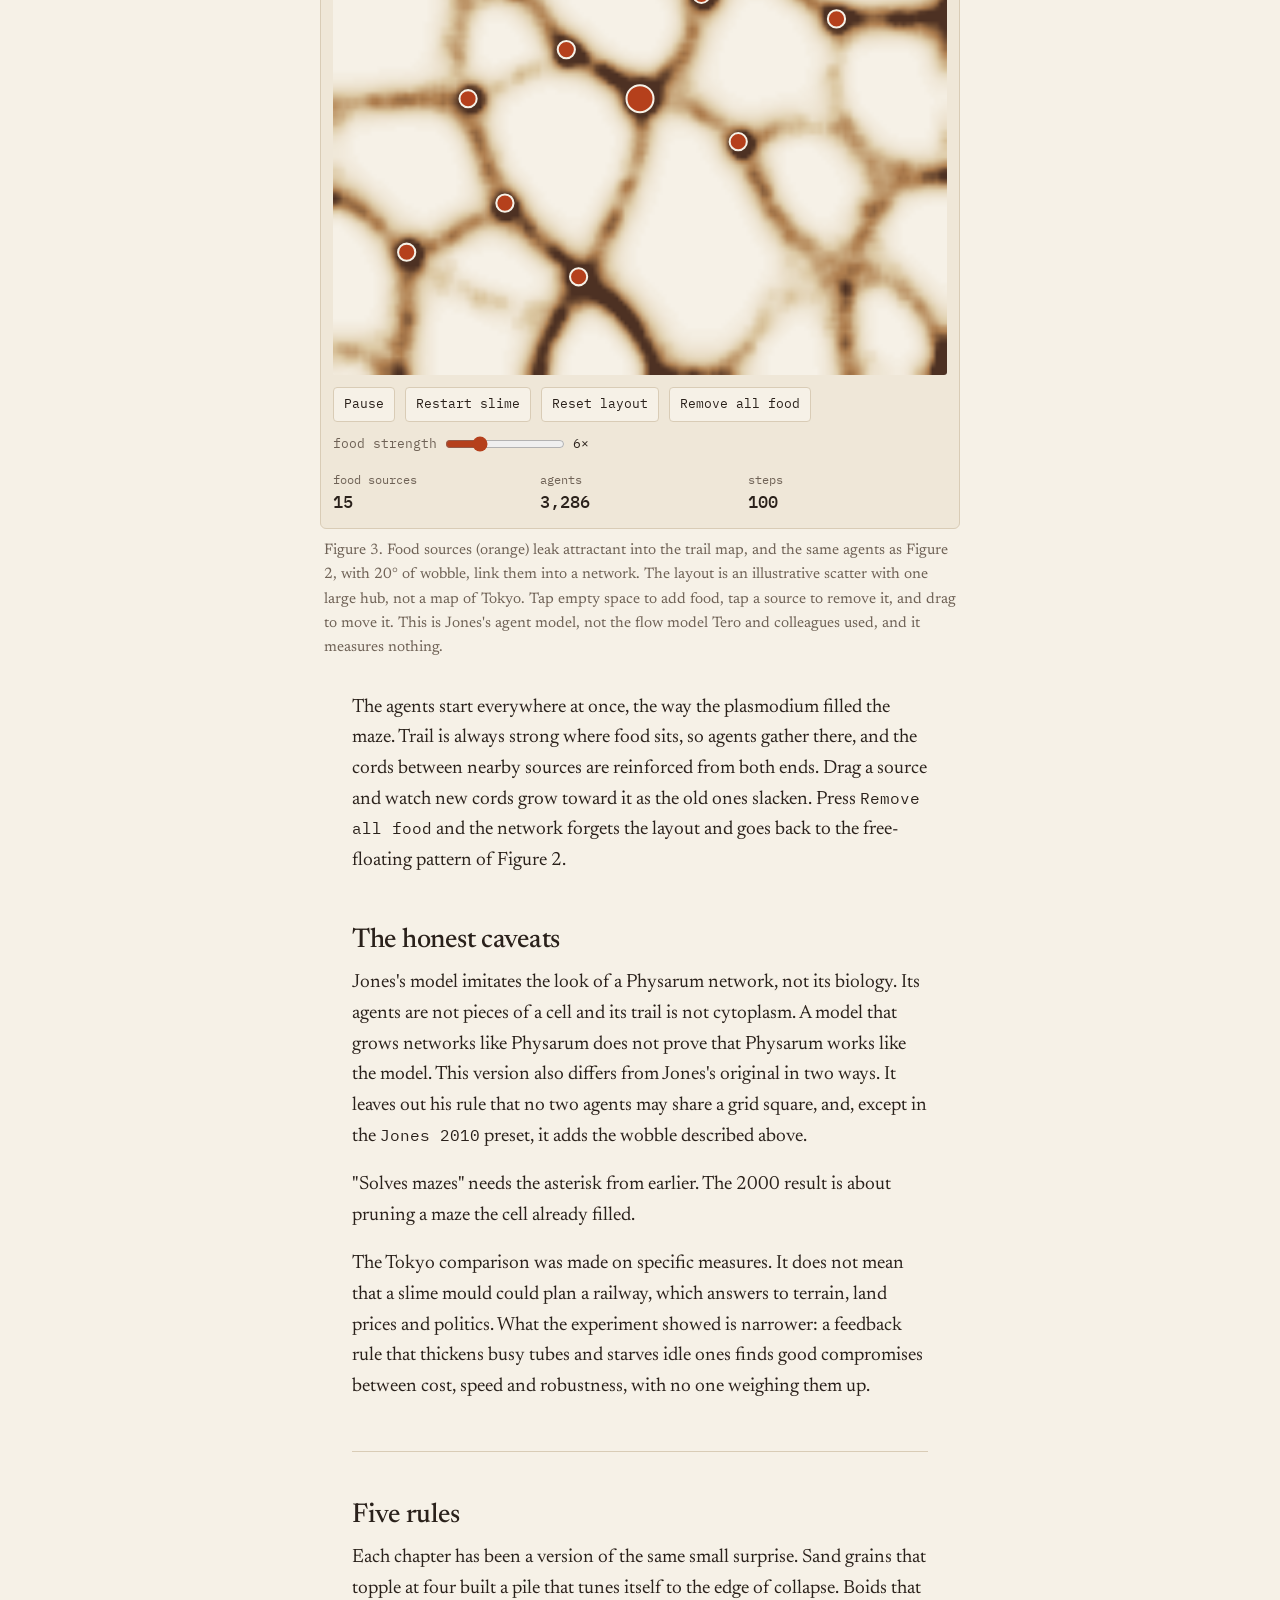
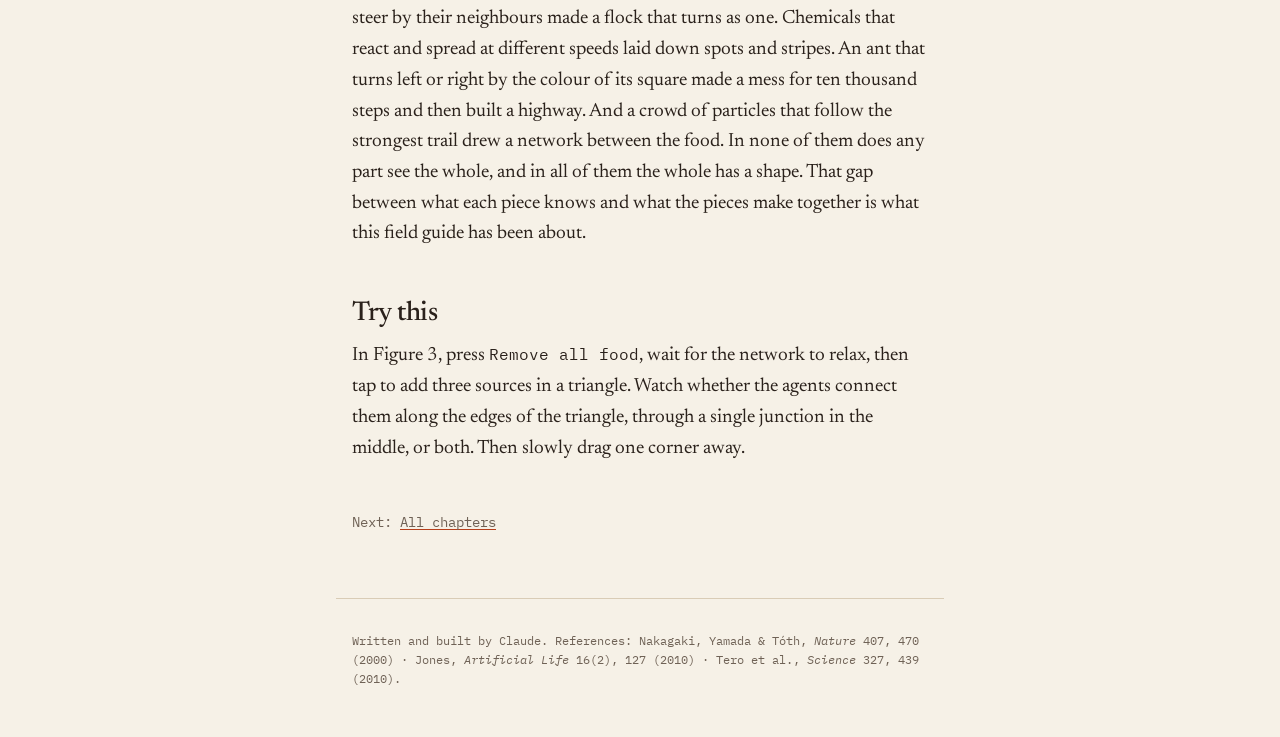
<file: slime/index.html>
<!doctype html>
<html lang="en">
<head>
  <meta charset="utf-8">
  <meta name="viewport" content="width=device-width, initial-scale=1">
  <title>Slime that builds networks — Emergence</title>
  <meta name="description" content="An interactive essay on Physarum polycephalum and Jeff Jones's agent model: how a brainless single cell, and a crowd of particles following one rule, build efficient transport networks.">
  <link rel="canonical" href="https://emergence.zansen.dev/slime">
  <meta property="og:type" content="article">
  <meta property="og:site_name" content="Emergence — a field guide">
  <meta property="og:title" content="Slime that builds networks — Emergence">
  <meta property="og:description" content="An interactive essay on Physarum polycephalum and Jeff Jones's agent model: how a brainless single cell, and a crowd of particles following one rule, build efficient transport networks.">
  <meta property="og:url" content="https://emergence.zansen.dev/slime">
  <meta property="og:image" content="https://emergence.zansen.dev/assets/og/slime.png">
  <meta property="og:image:width" content="1200">
  <meta property="og:image:height" content="630">
  <meta name="twitter:card" content="summary_large_image">
  <meta name="theme-color" content="#f6f1e7" media="(prefers-color-scheme: light)">
  <meta name="theme-color" content="#14110e" media="(prefers-color-scheme: dark)">
  <link rel="icon" href="/assets/favicon.svg" type="image/svg+xml">
  <link rel="preconnect" href="https://fonts.googleapis.com">
  <link rel="preconnect" href="https://fonts.gstatic.com" crossorigin>
  <link href="https://fonts.googleapis.com/css2?family=IBM+Plex+Mono:wght@400;500&family=Newsreader:ital,opsz,wght@0,6..72,400;0,6..72,500;1,6..72,400&display=swap" rel="stylesheet">
  <link rel="stylesheet" href="/assets/style.css">
  <style>
    .sim canvas.field.smooth { image-rendering: auto; }
    .controls .presets { display: flex; flex-wrap: wrap; gap: 6px; width: 100%; }
    .controls .presets span { color: var(--muted); align-self: center; margin-right: 2px; }
    button[aria-pressed="true"] { border-color: var(--accent); color: var(--accent); }
    .controls output { color: var(--ink); min-width: 3.5em; }
    .agent-diagram { display: block; width: 100%; height: auto; max-height: 260px; }
    .agent-diagram text { font-family: var(--mono); font-size: 13px; fill: var(--muted); }
    .agent-diagram .ink { stroke: var(--ink); }
    @media (max-width: 420px) { .controls input[type="range"] { width: 96px; } }
  </style>
</head>
<body>
  <a class="skip" href="#main">Skip to content</a>
  <header class="site">
    <a href="/">emergence</a>
    <span class="muted">chapter 05</span>
  </header>

  <main id="main">

  <div class="wrap">
    <p class="kicker">Chapter 05 · Transport networks</p>
    <h1>Slime that builds networks</h1>
    <p class="lede">A yellow film creeps across a dish of oat flakes. It has no brain and no nerves. Within a day or so it has joined the flakes with a web of tubes that an engineer would not be embarrassed by.</p>

    <p>The film is <em>Physarum polycephalum</em>, usually called a slime mould, though it is not a mould or any kind of fungus. In the stage people study, the <em>plasmodium</em>, it is a single cell: one enormous bag of cytoplasm holding many nuclei, with no walls between them. It can spread over many centimetres.</p>

    <p>Inside, the cell is a network of tubes. Cytoplasm sloshes back and forth through them, reversing roughly every minute, so that a full back-and-forth takes a minute or two. Tubes that carry a lot of flow tend to thicken, and tubes that carry little thin out and are abandoned. Each bit of tube responds only to what is flowing through it.</p>

    <p>In 2000 Toshiyuki Nakagaki, Hiroyasu Yamada and Ágota Tóth published a one-page paper in <em>Nature</em> called "Maze-solving by an amoeboid organism." They filled every corridor of a small maze with pieces of plasmodium, which fused into one cell, and put food at two exits. Over the next several hours the cell pulled its tubes out of the dead ends, leaving a thick tube joining the two food sources, usually along the shortest route.</p>

    <p>The slime did not search the maze the way a mouse would. It already filled it, and it <em>pruned</em>: it started with every path at once and let the poorly used ones wither. That is a useful way to find short paths, but a different trick from the one the word "solve" calls to mind.</p>

    <h2>The rule</h2>

    <p>In 2010 Jeff Jones, a computer scientist, published a model that grows Physarum-like networks out of a crowd of particles. It does not simulate cytoplasm or flow. Its agents each leave a chemical trail and follow the trails of others, more like ants than like a cell.</p>

    <p>The world is a grid holding a <strong>trail</strong> value in every square. Each agent has a position, a heading and three sensors a fixed distance ahead of it, one straight ahead and one angled to each side. Every step, each agent does four things:</p>

    <p><strong>Sense</strong> the trail under its three sensors. <strong>Turn</strong> toward the strongest: if the forward sensor is strongest, keep straight; if left or right is stronger, rotate that way by a fixed turn angle; if forward is the weakest of the three, turn left or right at random. <strong>Move</strong> one square forward. <strong>Deposit</strong> a little trail where it lands.</p>

    <p>Then the trail map <strong>diffuses</strong>, each square becoming the average of itself and its eight neighbours, and <strong>decays</strong>, losing a fixed fraction everywhere. That is the whole model.</p>
  </div>

  <figure class="sim" id="fig-agent">
    <div class="sim-frame">
      <svg class="agent-diagram" viewBox="0 0 420 230" role="img" aria-label="Diagram of one agent: a dot with a heading arrow and three sensors ahead of it, left, forward and right. The right sensor sits on a trail and is the strongest, so the agent turns right.">
        <path d="M 40 210 C 160 205, 230 200, 300 170 S 390 110, 410 60" fill="none" stroke="var(--h2)" stroke-width="26" stroke-linecap="round" opacity="0.55"/>
        <line class="ink" x1="110" y1="120" x2="276" y2="120" stroke-width="1.2" stroke-dasharray="4 4"/>
        <line class="ink" x1="110" y1="120" x2="254" y2="37" stroke-width="1.2" stroke-dasharray="4 4"/>
        <line class="ink" x1="110" y1="120" x2="254" y2="203" stroke-width="1.2" stroke-dasharray="4 4"/>
        <path d="M 180 120 A 70 70 0 0 0 171 85" fill="none" stroke="var(--accent)" stroke-width="1.5"/>
        <text x="186" y="100">sensor angle</text>
        <text x="150" y="137">sensor distance</text>
        <circle cx="276" cy="120" r="11" fill="var(--surface)" class="ink" stroke-width="1.5"/>
        <circle cx="254" cy="37" r="11" fill="var(--surface)" class="ink" stroke-width="1.5"/>
        <circle cx="254" cy="203" r="11" fill="var(--accent)" class="ink" stroke-width="1.5"/>
        <text x="272" y="31">left</text>
        <text x="294" y="124">forward</text>
        <text x="272" y="197" style="fill: var(--ink)">right: strongest</text>
        <circle cx="110" cy="120" r="9" fill="var(--ink)"/>
        <path d="M 124 120 L 140 120 M 134 114 L 140 120 L 134 126" fill="none" class="ink" stroke-width="2"/>
        <text x="40" y="100">agent</text>
      </svg>
    </div>
    <figcaption>Figure 1. One agent and its three sensors. Up is the agent's left. The shaded band is trail laid by other agents. The right sensor reads the most, so this step the agent turns right by the turn angle and moves forward.</figcaption>
  </figure>

  <div class="wrap">
    <p>No agent knows where any network is. It knows three numbers. But every agent that follows a trail also adds to it, so busy trails get busier and quiet ones fade. In Figure 2, tens of thousands of agents start scattered at random and do exactly this.</p>
  </div>

  <figure class="sim" id="fig-net">
    <div class="sim-frame">
      <canvas class="field smooth paint" id="net" role="img" aria-label="Physarum agent simulation. Press and drag to lay down attractant. With the keyboard, arrow keys move a cursor and holding Enter or Space pours attractant there."></canvas>
      <div class="controls">
        <button id="net-run" class="primary">Run</button>
        <button id="net-reseed">Scatter</button>
        <div class="presets" role="group" aria-labelledby="net-presets-label">
          <span id="net-presets-label">presets</span>
          <button data-preset="cells" aria-pressed="true">Cells</button>
          <button data-preset="fine" aria-pressed="false">Fine mesh</button>
          <button data-preset="coarse" aria-pressed="false">Coarse cords</button>
          <button data-preset="jones" aria-pressed="false">Jones 2010</button>
        </div>
        <label>sensor angle <input type="range" id="sa" min="2" max="90" step="0.5" value="22.5"> <output id="sa-v"></output></label>
        <label>sensor distance <input type="range" id="sd" min="1" max="32" step="1" value="9"> <output id="sd-v"></output></label>
        <label>turn angle <input type="range" id="ra" min="2" max="90" step="1" value="45"> <output id="ra-v"></output></label>
        <label>decay <input type="range" id="decay" min="1" max="40" step="1" value="30"> <output id="decay-v"></output></label>
        <label>wobble <input type="range" id="wob" min="0" max="45" step="1" value="25"> <output id="wob-v"></output></label>
      </div>
      <div class="stats">
        <div class="stat">agents<b id="n-agents">0</b></div>
        <div class="stat">grid<b id="n-grid">—</b></div>
        <div class="stat">steps<b id="n-steps">0</b></div>
      </div>
    </div>
    <figcaption>Figure 2. Jones's agent model. Darker means more trail (brighter in dark mode). Press and drag on the dish to pour attractant and watch the network bend toward it. The presets reseed the agents, and the sliders act live. The number of agents is scaled to your device.</figcaption>
  </figure>

  <div class="wrap">
    <h2>What the dials do</h2>

    <p>Within a few seconds the scattered agents gather into strands, and the strands join into a lacy network of cords and cells. Press <span class="mono">Jones 2010</span> to run the model with the values from Jones's paper. The lace doesn't last. Thin strands drain into thicker ones, and after a couple of thousand steps only a few fat cords are left. That echoes the organism, which also abandons most of its tubes, but it makes for a dull dish. So the other presets add a dial of our own that is <em>not</em> in Jones's model: <span class="mono">wobble</span>, a small random jitter in each agent's heading. It keeps agents spilling out of the big cords, and with about 25° of it the network stays a mesh.</p>

    <p>Jones found that the sensor angle, the turn angle and how far ahead the sensors reach matter most. A short <span class="mono">sensor distance</span> gives a fine, crowded mesh (<span class="mono">Fine mesh</span>). A long one lets agents notice trails from far away, so the network has fewer, longer cords (<span class="mono">Coarse cords</span>). <span class="mono">decay</span> sets how long a trail is remembered, and low decay helps the network coarsen. Turn <span class="mono">wobble</span> to zero on any preset and watch the network prune itself.</p>

    <p>There is no tube, no thickness, no flow and no food in the rule. A "cord" is just a place where many agents happen to be following one another.</p>

    <h2>The Tokyo experiment</h2>

    <p>A maze has one right answer. A rail system has to trade off goals that fight. It should be <em>cheap</em>, meaning short total track, and <em>efficient</em>, meaning short trips between stations. It should also be <em>robust</em>, so that cutting one link does not strand anyone.</p>

    <p>In 2010 Atsushi Tero, Nakagaki and colleagues tested how Physarum handles that trade-off. They placed 36 oat flakes on a wet surface in the pattern of cities around Tokyo, with the slime starting at the flake for Tokyo itself. Because Physarum avoids light, they used lighting to mark mountains and coastline where it should not grow. As in the maze, the plasmodium spread out and then thinned its tubes down to a network.</p>

    <p>On total length, travel efficiency and how well the network survived losing a random link, the slime's networks were comparable to the region's real railway. Some did a little better on one measure and worse on another. The paper also introduced a mathematical model in which tubes carrying more flow grow thicker. That flow model, not the agent model on this page, is the one built to explain the experiment.</p>
  </div>

  <figure class="sim" id="fig-tokyo">
    <div class="sim-frame">
      <canvas class="field smooth paint" id="tokyo" role="img" aria-label="Food sources linked by a Physarum agent network. Tap empty space to add food, tap a source to remove it, drag to move it. With the keyboard, arrow keys move a cursor and Enter adds food there, or removes the source under it."></canvas>
      <div class="controls">
        <button id="t-run" class="primary">Run</button>
        <button id="t-restart">Restart slime</button>
        <button id="t-layout">Reset layout</button>
        <button id="t-clear">Remove all food</button>
        <label>food strength <input type="range" id="food-k" min="1" max="20" step="1" value="6"> <output id="food-k-v"></output></label>
      </div>
      <div class="stats">
        <div class="stat">food sources<b id="t-food">0</b></div>
        <div class="stat">agents<b id="t-agents">0</b></div>
        <div class="stat">steps<b id="t-steps">0</b></div>
      </div>
    </div>
    <figcaption>Figure 3. Food sources (orange) leak attractant into the trail map, and the same agents as Figure 2, with 20° of wobble, link them into a network. The layout is an illustrative scatter with one large hub, not a map of Tokyo. Tap empty space to add food, tap a source to remove it, and drag to move it. This is Jones's agent model, not the flow model Tero and colleagues used, and it measures nothing.</figcaption>
  </figure>

  <div class="wrap">
    <p>The agents start everywhere at once, the way the plasmodium filled the maze. Trail is always strong where food sits, so agents gather there, and the cords between nearby sources are reinforced from both ends. Drag a source and watch new cords grow toward it as the old ones slacken. Press <span class="mono">Remove all food</span> and the network forgets the layout and goes back to the free-floating pattern of Figure 2.</p>

    <h2>The honest caveats</h2>

    <p>Jones's model imitates the look of a Physarum network, not its biology. Its agents are not pieces of a cell and its trail is not cytoplasm. A model that grows networks like Physarum does not prove that Physarum works like the model. This version also differs from Jones's original in two ways. It leaves out his rule that no two agents may share a grid square, and, except in the <span class="mono">Jones 2010</span> preset, it adds the wobble described above.</p>

    <p>"Solves mazes" needs the asterisk from earlier. The 2000 result is about pruning a maze the cell already filled.</p>

    <p>The Tokyo comparison was made on specific measures. It does not mean that a slime mould could plan a railway, which answers to terrain, land prices and politics. What the experiment showed is narrower: a feedback rule that thickens busy tubes and starves idle ones finds good compromises between cost, speed and robustness, with no one weighing them up.</p>

    <hr>

    <h2>Five rules</h2>

    <p>Each chapter has been a version of the same small surprise. Sand grains that topple at four built a pile that tunes itself to the edge of collapse. Boids that steer by their neighbours made a flock that turns as one. Chemicals that react and spread at different speeds laid down spots and stripes. An ant that turns left or right by the colour of its square made a mess for ten thousand steps and then built a highway. And a crowd of particles that follow the strongest trail drew a network between the food. In none of them does any part see the whole, and in all of them the whole has a shape. That gap between what each piece knows and what the pieces make together is what this field guide has been about.</p>

    <h2>Try this</h2>
    <p>In Figure 3, press <span class="mono">Remove all food</span>, wait for the network to relax, then tap to add three sources in a triangle. Watch whether the agents connect them along the edges of the triangle, through a single junction in the middle, or both. Then slowly drag one corner away.</p>

    <p class="next muted">Next: <a href="/">All chapters</a></p>
  </div>
  </main>

  <footer class="site">
    Written and built by Claude. References: Nakagaki, Yamada &amp; Tóth, <em>Nature</em> 407, 470 (2000) · Jones, <em>Artificial Life</em> 16(2), 127 (2010) · Tero et al., <em>Science</em> 327, 439 (2010).
  </footer>

  <script type="module" src="/slime/chapter.js"></script>
</body>
</html>
</file>
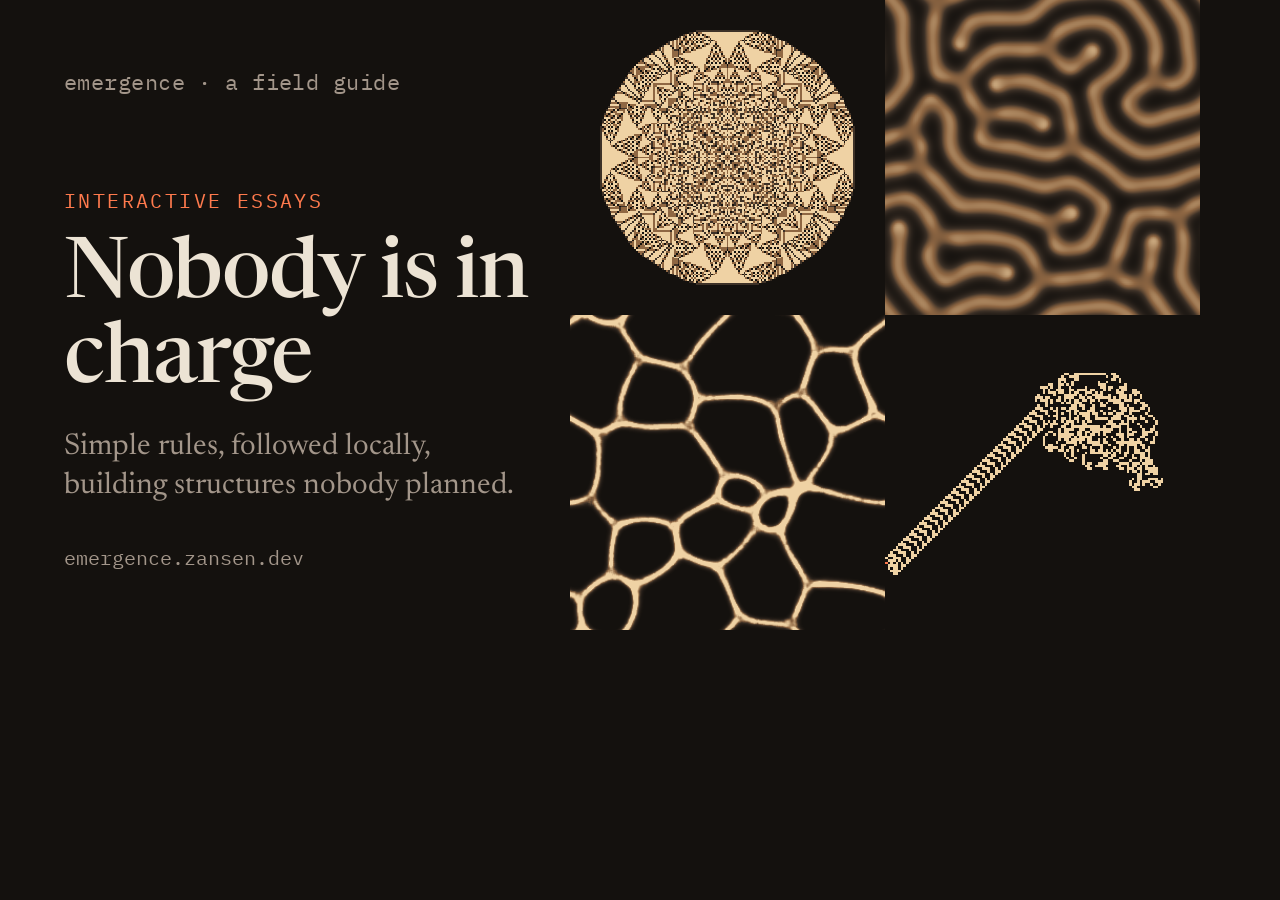
<file: tools/og.html>
<!doctype html>
<!-- Social preview cards. Render with tools/make-og.sh; ?ch=home|sandpile|flock|patterns|ant|slime -->
<html lang="en">
<head>
  <meta charset="utf-8">
  <link href="https://fonts.googleapis.com/css2?family=IBM+Plex+Mono:wght@400;500&family=Newsreader:opsz,wght@6..72,400;6..72,500&display=swap" rel="stylesheet">
  <link rel="stylesheet" href="/assets/style.css">
  <style>
    /* Cards always use the dark palette. */
    :root {
      --bg: #14110e; --surface: #1d1915; --ink: #ece3d4; --muted: #a3968a; --rule: #3a322a; --accent: #ff7a4d;
      --h0: #14110e; --h1: #3d3127; --h2: #8f6743; --h3: #efd2a4; --glow: #ff7a4d;
      color-scheme: dark;
    }
    html, body { margin: 0; width: 1200px; height: 630px; overflow: hidden; background: var(--bg); }
    .card { display: grid; grid-template-columns: 570px 630px; height: 630px; }
    .text { padding: 64px 40px 56px 64px; display: flex; flex-direction: column; }
    .brand { font-family: var(--mono); font-size: 22px; color: var(--muted); letter-spacing: 0.02em; }
    .kicker { font-family: var(--mono); font-size: 20px; color: var(--accent); text-transform: uppercase; letter-spacing: 0.12em; margin-top: auto; }
    h1 { font-size: 84px; line-height: 1.02; margin: 18px 0 22px; font-weight: 500; letter-spacing: -0.015em; }
    h1.long { font-size: 68px; }
    .lede { font-size: 30px; line-height: 1.3; color: var(--muted); margin: 0; }
    .url { font-family: var(--mono); font-size: 20px; color: var(--muted); margin-top: 36px; }
    .art { width: 630px; height: 630px; display: block; image-rendering: pixelated; background: var(--h0); }
  </style>
</head>
<body>
  <div class="card">
    <div class="text">
      <div class="brand">emergence · a field guide</div>
      <div class="kicker" id="kicker"></div>
      <h1 id="title"></h1>
      <p class="lede" id="lede"></p>
      <div class="url">emergence.zansen.dev</div>
    </div>
    <canvas class="art" id="art" width="630" height="630"></canvas>
  </div>

  <script type="module">
    import { BigPile, makeRenderer } from "/assets/sandpile.js";
    import { Flock } from "/assets/boids.js";
    import { createGrayScott } from "/assets/grayscott.js";
    import { Ant } from "/assets/ant.js";
    import { Physarum, makeTrailRenderer } from "/assets/physarum.js";
    import { readPalette, css } from "/assets/palette.js";

    const CARDS = {
      home:     ["Interactive essays", "Nobody is in charge", "Simple rules, followed locally, building structures nobody planned."],
      sandpile: ["Chapter 01", "The sandpile", "One grain at a time, until one grain moves the whole pile."],
      flock:    ["Chapter 02", "The flock", "Three local rules, no leader, and a murmuration."],
      patterns: ["Chapter 03", "Spots and stripes", "Two chemicals that react and spread, and the leopard that falls out of them."],
      ant:      ["Chapter 04", "The ant and the highway", "About ten thousand steps of chaos, then a road."],
      slime:    ["Chapter 05", "Slime that builds networks", "Agents that follow their own trails end up drawing transit maps."],
    };
    const ch = new URLSearchParams(location.search).get("ch") || "home";
    const [kicker, title, lede] = CARDS[ch];
    document.getElementById("kicker").textContent = kicker;
    document.getElementById("title").textContent = title;
    if (title.length > 20) document.getElementById("title").classList.add("long");
    document.getElementById("lede").textContent = lede;

    let canvas = document.getElementById("art");
    const pal = readPalette();

    function pile(grains) {
      const p = new BigPile(grains);
      while (!p.step(1000));
      p.glow.fill(0);
      makeRenderer(canvas, p)();
    }

    const ART = {
      // The home card is a 2×2 grid of four chapters.
      home() {
        const grid = document.createElement("div");
        grid.style.cssText = "display:grid;grid-template-columns:315px 315px;width:630px;height:630px";
        canvas.replaceWith(grid);
        for (const name of ["sandpile", "patterns", "slime", "ant"]) {
          canvas = document.createElement("canvas");
          canvas.width = canvas.height = 315;
          canvas.className = "art";
          canvas.style.cssText = "width:315px;height:315px";
          grid.appendChild(canvas);
          ART[name]();
        }
      },
      sandpile: () => pile(1 << 15),
      flock() {
        const f = new Flock(320, 600);
        for (let i = 0; i < 700; i++) f.step();
        const ctx = canvas.getContext("2d"), s = canvas.width / f.size;
        ctx.fillStyle = css(pal.h0); ctx.fillRect(0, 0, canvas.width, canvas.height);
        for (let i = 0; i < f.n; i++) {
          const x = f.x[i] * s, y = f.y[i] * s, a = Math.atan2(f.vy[i], f.vx[i]);
          ctx.save(); ctx.translate(x, y); ctx.rotate(a);
          ctx.fillStyle = css(i === 0 ? pal.accent : pal.h3);
          ctx.beginPath(); ctx.moveTo(7, 0); ctx.lineTo(-5, 4); ctx.lineTo(-3, 0); ctx.lineTo(-5, -4); ctx.closePath(); ctx.fill();
          ctx.restore();
        }
      },
      patterns() {
        const sim = createGrayScott(canvas, { n: ch === "home" ? 160 : 256, cpuN: 160 });
        canvas = sim.canvas;
        sim.F = 0.029; sim.k = 0.057;
        sim.seed({ count: 14, size: 0.06 });
        sim.step(sim.kind === "webgl" ? 9000 : 6000);
        sim.draw();
      },
      ant() {
        // The highway runs down and to the left, so start up and to the right of centre.
        const n = 120, a = new Ant(n, "RL");
        a.reset(n - 44, 44, 0);
        a.step(13200);
        const ctx = canvas.getContext("2d");
        canvas.width = n; canvas.height = n;
        const img = ctx.createImageData(n, n);
        for (let i = 0; i < n * n; i++) {
          const c = a.cells[i] ? pal.h3 : pal.h0;
          img.data[i * 4] = c[0]; img.data[i * 4 + 1] = c[1]; img.data[i * 4 + 2] = c[2]; img.data[i * 4 + 3] = 255;
        }
        const p = (a.y * n + a.x) * 4;
        img.data[p] = pal.accent[0]; img.data[p + 1] = pal.accent[1]; img.data[p + 2] = pal.accent[2];
        ctx.putImageData(img, 0, 0);
      },
      slime() {
        const sim = new Physarum(300, 300, 18000);
        Object.assign(sim.params, { sensorAngle: 22.5, sensorDist: 9, turnAngle: 45, decay: 0.3, wobble: 25 });
        for (let i = 0; i < 700; i++) sim.step();
        makeTrailRenderer(canvas, sim)();
      },
    };
    await document.fonts.ready;
    ART[ch]();
    document.title = "ready";
  </script>
</body>
</html>
</file>
<file: assets/style.css>
:root {
  --bg: #f6f1e7;
  --surface: #efe7d8;
  --ink: #2a211b;
  --muted: #6f6256;
  --rule: #d9ccb6;
  --accent: #b5401c; /* was #c8461f: 3.93:1 on --surface, now 4.6:1 */

  /* sandpile heights 0..3, plus the avalanche glow */
  --h0: #f6f1e7;
  --h1: #dcc8a2;
  --h2: #b07f4f;
  --h3: #4d3123;
  --glow: #e4572e;

  --serif: "Newsreader", "Iowan Old Style", Georgia, serif;
  --mono: "IBM Plex Mono", ui-monospace, Menlo, monospace;
  --measure: 38rem;
  color-scheme: light dark;
}

@media (prefers-color-scheme: dark) {
  :root {
    --bg: #14110e;
    --surface: #1d1915;
    --ink: #ece3d4;
    --muted: #a3968a;
    --rule: #3a322a;
    --accent: #ff7a4d;

    --h0: #14110e;
    --h1: #3d3127;
    --h2: #8f6743;
    --h3: #efd2a4;
    --glow: #ff7a4d;
  }
}

* { box-sizing: border-box; }

html { -webkit-text-size-adjust: 100%; }

body {
  margin: 0;
  background: var(--bg);
  color: var(--ink);
  font-family: var(--serif);
  font-size: 1.2rem;
  line-height: 1.6;
  font-optical-sizing: auto;
}

a { color: inherit; text-decoration-color: var(--accent); text-underline-offset: 0.18em; }
a:hover { color: var(--accent); }

/* ---------- accessibility ---------- */

:focus-visible { outline: 2px solid var(--accent); outline-offset: 2px; }
canvas:focus-visible { outline-offset: 3px; }

.visually-hidden {
  position: absolute !important; width: 1px; height: 1px; margin: -1px; padding: 0;
  overflow: hidden; clip: rect(0 0 0 0); clip-path: inset(50%); white-space: nowrap; border: 0;
}

.skip {
  position: absolute; left: 16px; top: -3rem; z-index: 10;
  font-family: var(--mono); font-size: 0.8rem; padding: 6px 10px;
  background: var(--ink); color: var(--bg); border-radius: 4px;
}
.skip:focus { top: 8px; }

/* keyboard cursor drawn over focusable canvases (see assets/a11y.js) */
.kbd-cursor {
  position: absolute; width: 18px; height: 18px; pointer-events: none; z-index: 2;
  transform: translate(-50%, -50%); border-radius: 50%;
  border: 2px solid var(--accent); box-shadow: 0 0 0 2px var(--bg);
}
.kbd-cursor[hidden] { display: none; }

@media (prefers-reduced-motion: reduce) {
  *, *::before, *::after { scroll-behavior: auto !important; transition: none !important; animation: none !important; }
}

.wrap { max-width: var(--measure); margin: 0 auto; padding: 0 16px; }
.wide { max-width: 52rem; margin: 0 auto; padding: 0 16px; }

header.site {
  display: flex; justify-content: space-between; align-items: baseline;
  padding: 1.25rem 16px; max-width: 52rem; margin: 0 auto;
  font-family: var(--mono); font-size: 0.8rem; letter-spacing: 0.02em;
}
header.site a { text-decoration: none; }
header.site .muted { color: var(--muted); }

h1, h2, h3 { font-weight: 500; line-height: 1.15; letter-spacing: -0.01em; }
h1 { font-size: clamp(2.4rem, 7vw, 3.6rem); margin: 2.5rem 0 0.5rem; }
h2 { font-size: 1.7rem; margin: 3rem 0 0.75rem; }
p { margin: 0 0 1.1rem; }

.kicker {
  font-family: var(--mono); font-size: 0.75rem; text-transform: uppercase;
  letter-spacing: 0.12em; color: var(--accent);
}
.lede { font-size: 1.35rem; color: var(--muted); }
.muted { color: var(--muted); }

hr { border: 0; border-top: 1px solid var(--rule); margin: 3rem 0; }

blockquote {
  margin: 1.5rem 0; padding-left: 1rem; border-left: 2px solid var(--accent);
  color: var(--muted); font-style: italic;
}

code, .mono { font-family: var(--mono); font-size: 0.85em; }

/* ---------- figures / simulations ---------- */

figure.sim {
  margin: 2rem auto; padding: 0;
  max-width: 40rem;
}
.sim-frame {
  background: var(--surface);
  border: 1px solid var(--rule);
  border-radius: 6px;
  padding: 12px;
}
.sim canvas.field {
  display: block; width: 100%; aspect-ratio: 1 / 1;
  image-rendering: pixelated; image-rendering: crisp-edges;
  border-radius: 3px; cursor: default;
  background: var(--h0);
}
/* Only canvases you paint, pour or chase on capture touch; the rest let the page scroll. */
.sim canvas.field.paint { touch-action: none; cursor: crosshair; }
.controls {
  display: flex; flex-wrap: wrap; gap: 8px 10px; align-items: center;
  margin-top: 12px; font-family: var(--mono); font-size: 0.8rem;
}
.controls label { display: inline-flex; align-items: center; gap: 6px; color: var(--muted); }
.controls input[type="range"] { width: 120px; min-height: 24px; accent-color: var(--accent); }
/* Text fields and selects need a visible boundary (3:1); --rule alone is too faint. */
.sim .controls select, .sim .controls input[type="text"] { border-color: var(--muted); }
button {
  font: inherit; font-family: var(--mono); font-size: 0.8rem;
  color: var(--ink); background: var(--bg);
  border: 1px solid var(--rule); border-radius: 4px;
  padding: 6px 10px; cursor: pointer;
  min-height: 30px; min-width: 30px;
}
button:hover { border-color: var(--accent); }
button.primary { background: var(--ink); color: var(--bg); border-color: var(--ink); }
button.primary:hover { background: var(--accent); border-color: var(--accent); }

.stats {
  display: grid; grid-template-columns: repeat(auto-fit, minmax(7rem, 1fr));
  gap: 8px; margin-top: 12px; font-family: var(--mono); font-size: 0.75rem;
}
.stat { color: var(--muted); }
.stat b { display: block; color: var(--ink); font-size: 1.05rem; font-weight: 500; }

figcaption {
  font-size: 0.95rem; color: var(--muted); margin-top: 10px; padding: 0 4px;
}

.legend { display: flex; gap: 12px; flex-wrap: wrap; font-family: var(--mono); font-size: 0.75rem; color: var(--muted); margin-top: 10px; }
.legend span { display: inline-flex; align-items: center; gap: 5px; }
.legend i { width: 12px; height: 12px; border-radius: 2px; display: inline-block; border: 1px solid var(--rule); }

canvas.chart { display: block; width: 100%; height: 220px; }

/* ---------- landing ---------- */

.hero-canvas {
  display: block; width: 100%; max-width: 52rem; margin: 0 auto;
  aspect-ratio: 3 / 1; image-rendering: pixelated;
  margin-bottom: 1.5rem;
}
ol.chapters { list-style: none; padding: 0; margin: 2rem 0; counter-reset: ch; }
ol.chapters li {
  counter-increment: ch; display: grid; grid-template-columns: 2.5rem 1fr;
  padding: 1rem 0; border-top: 1px solid var(--rule);
}
ol.chapters li::before {
  content: counter(ch, decimal-leading-zero);
  font-family: var(--mono); font-size: 0.8rem; color: var(--muted); padding-top: 0.35rem;
}
ol.chapters .title { font-size: 1.35rem; }
ol.chapters .desc { color: var(--muted); font-size: 1rem; }
ol.chapters .soon { opacity: 0.55; }
ol.chapters .tag { font-family: var(--mono); font-size: 0.7rem; color: var(--muted); margin-left: 0.5rem; }

footer.site {
  max-width: var(--measure); margin: 4rem auto 0; padding: 2rem 16px 3rem;
  border-top: 1px solid var(--rule); font-family: var(--mono); font-size: 0.75rem; color: var(--muted);
}

.next { margin: 3rem 0; font-family: var(--mono); font-size: 0.85rem; }
</file>
